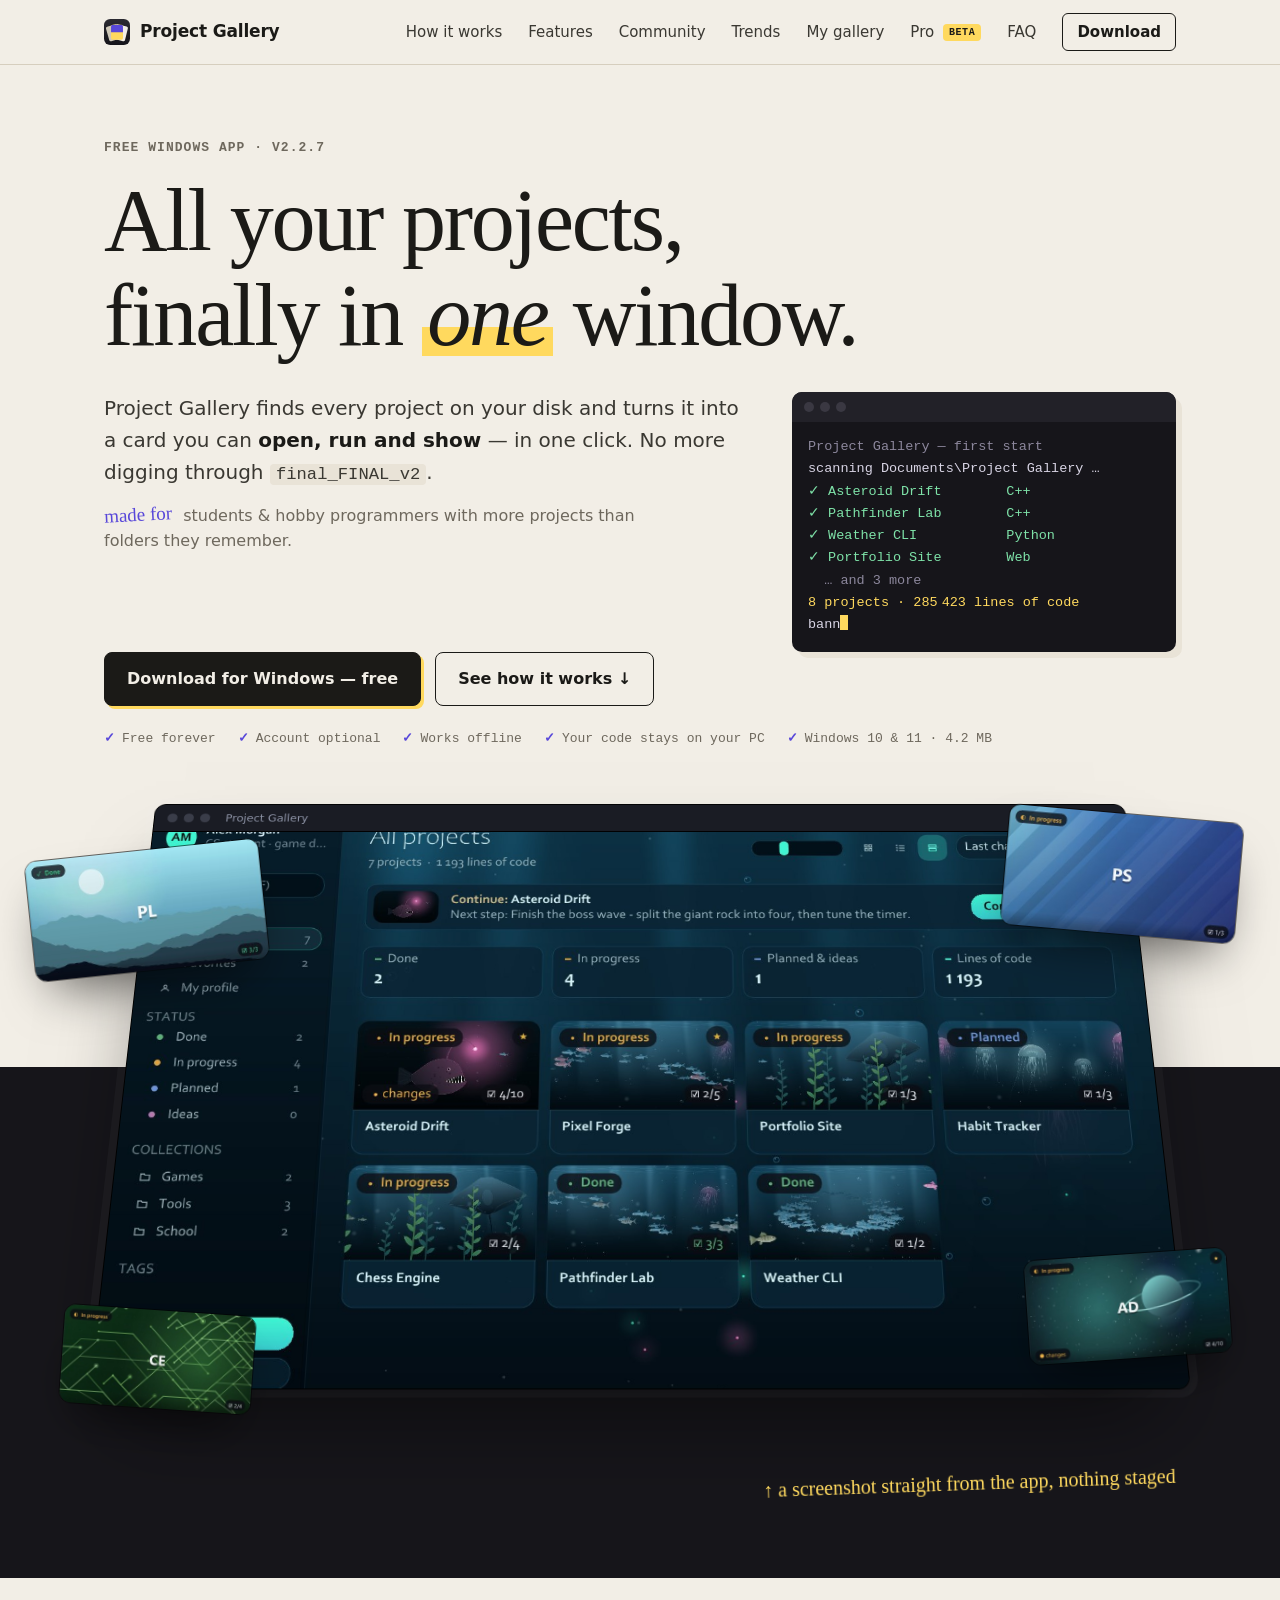
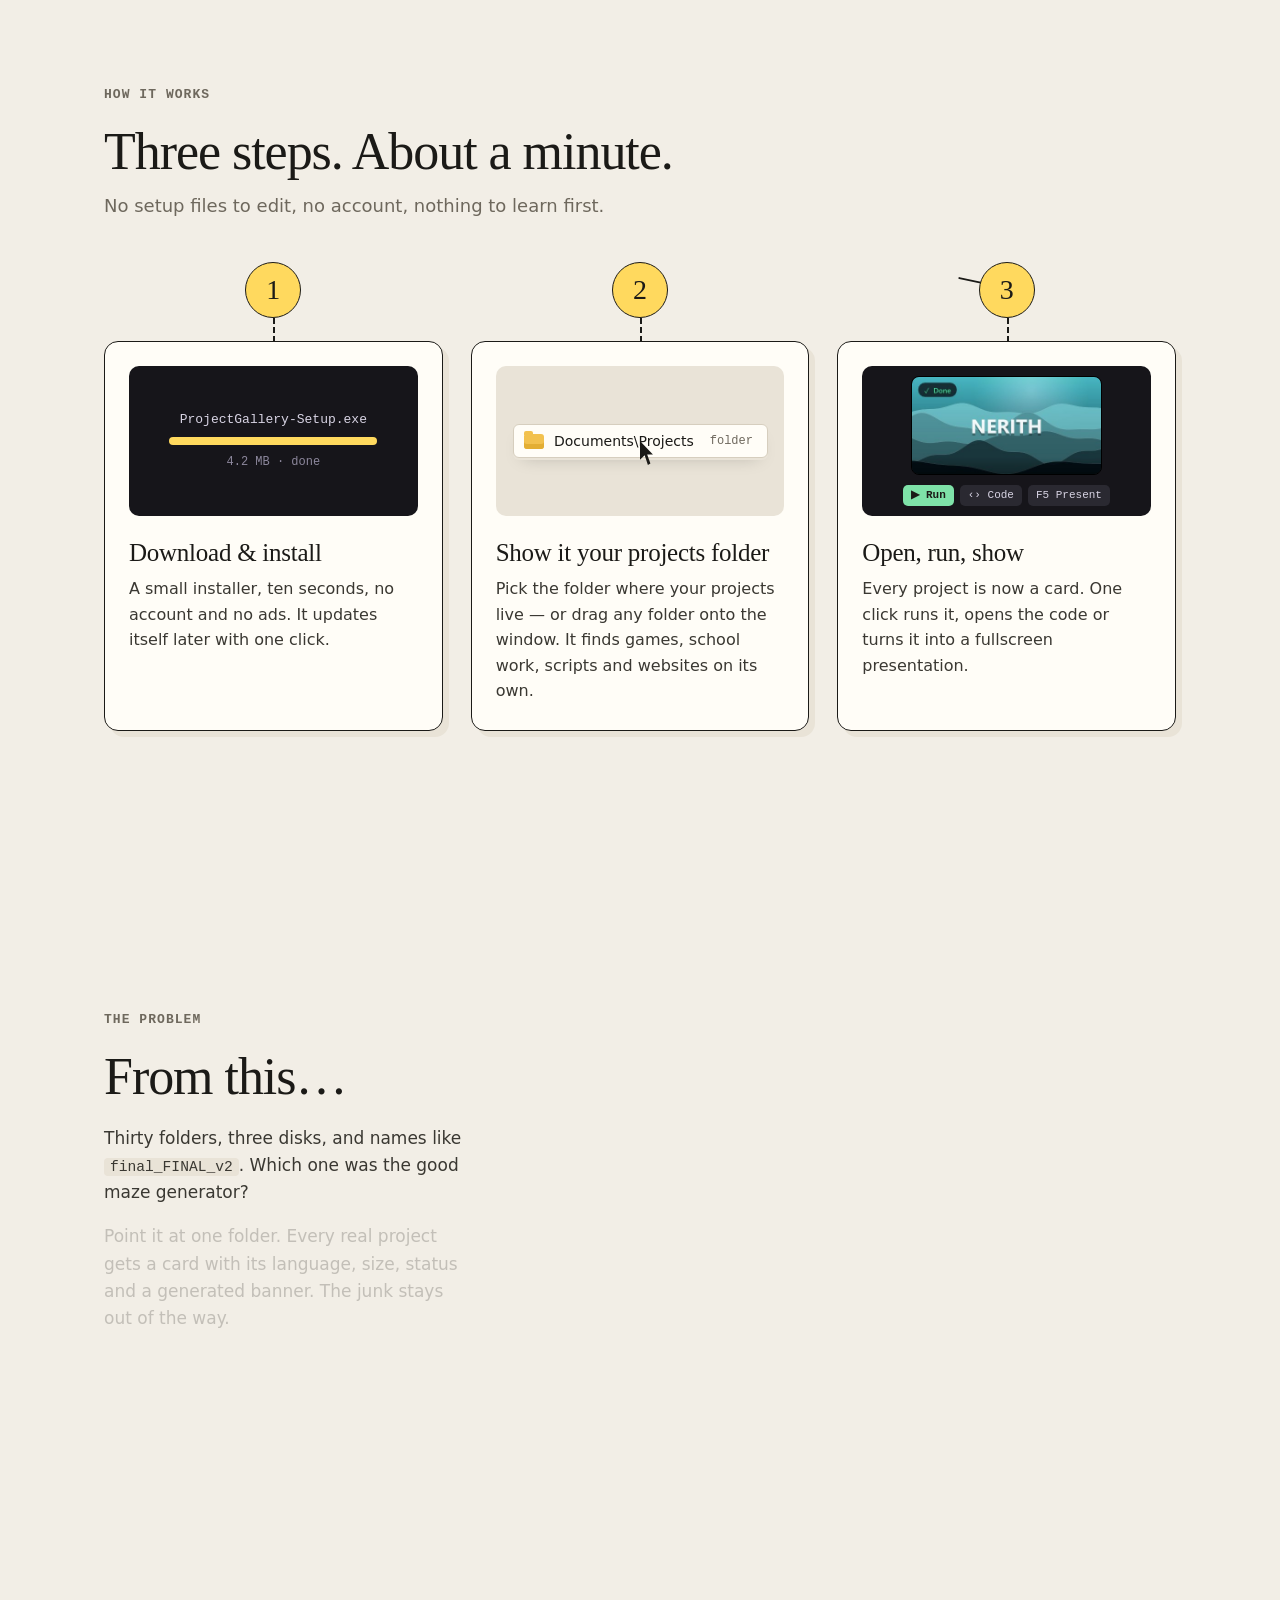
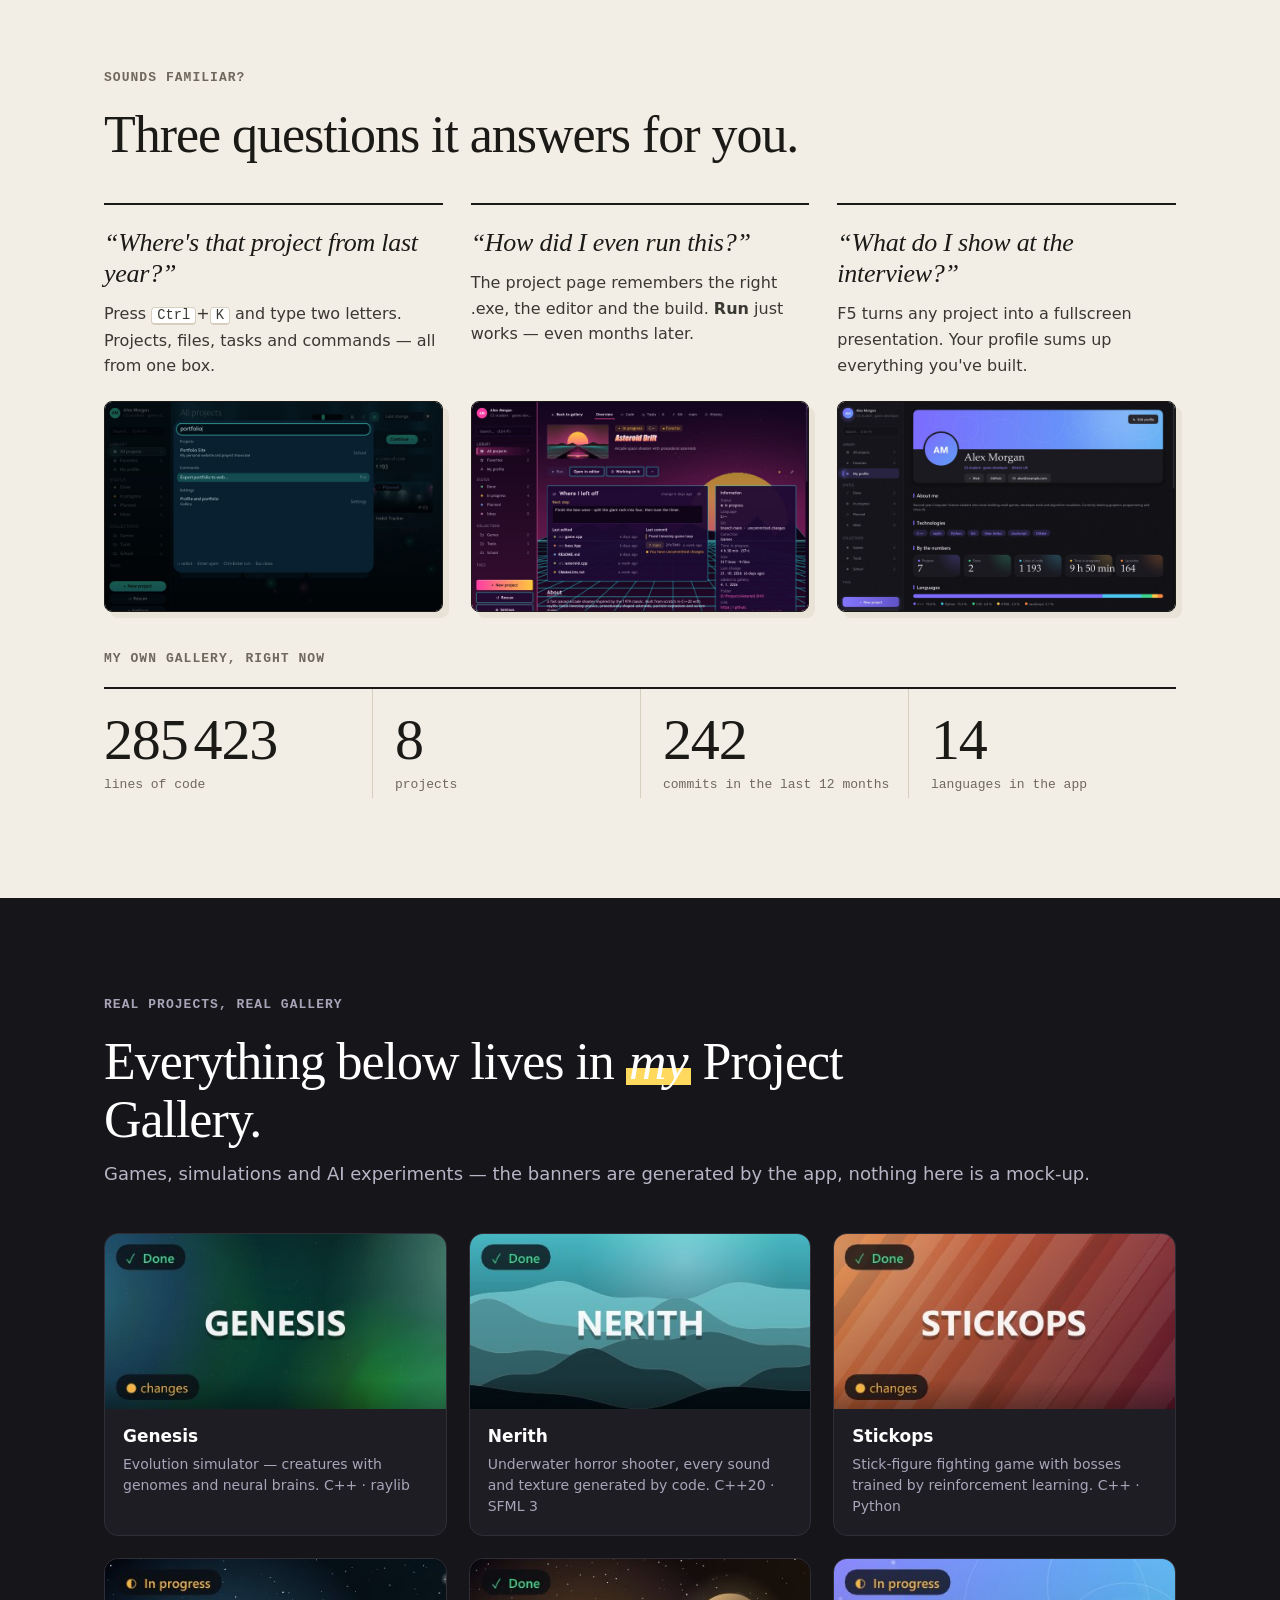
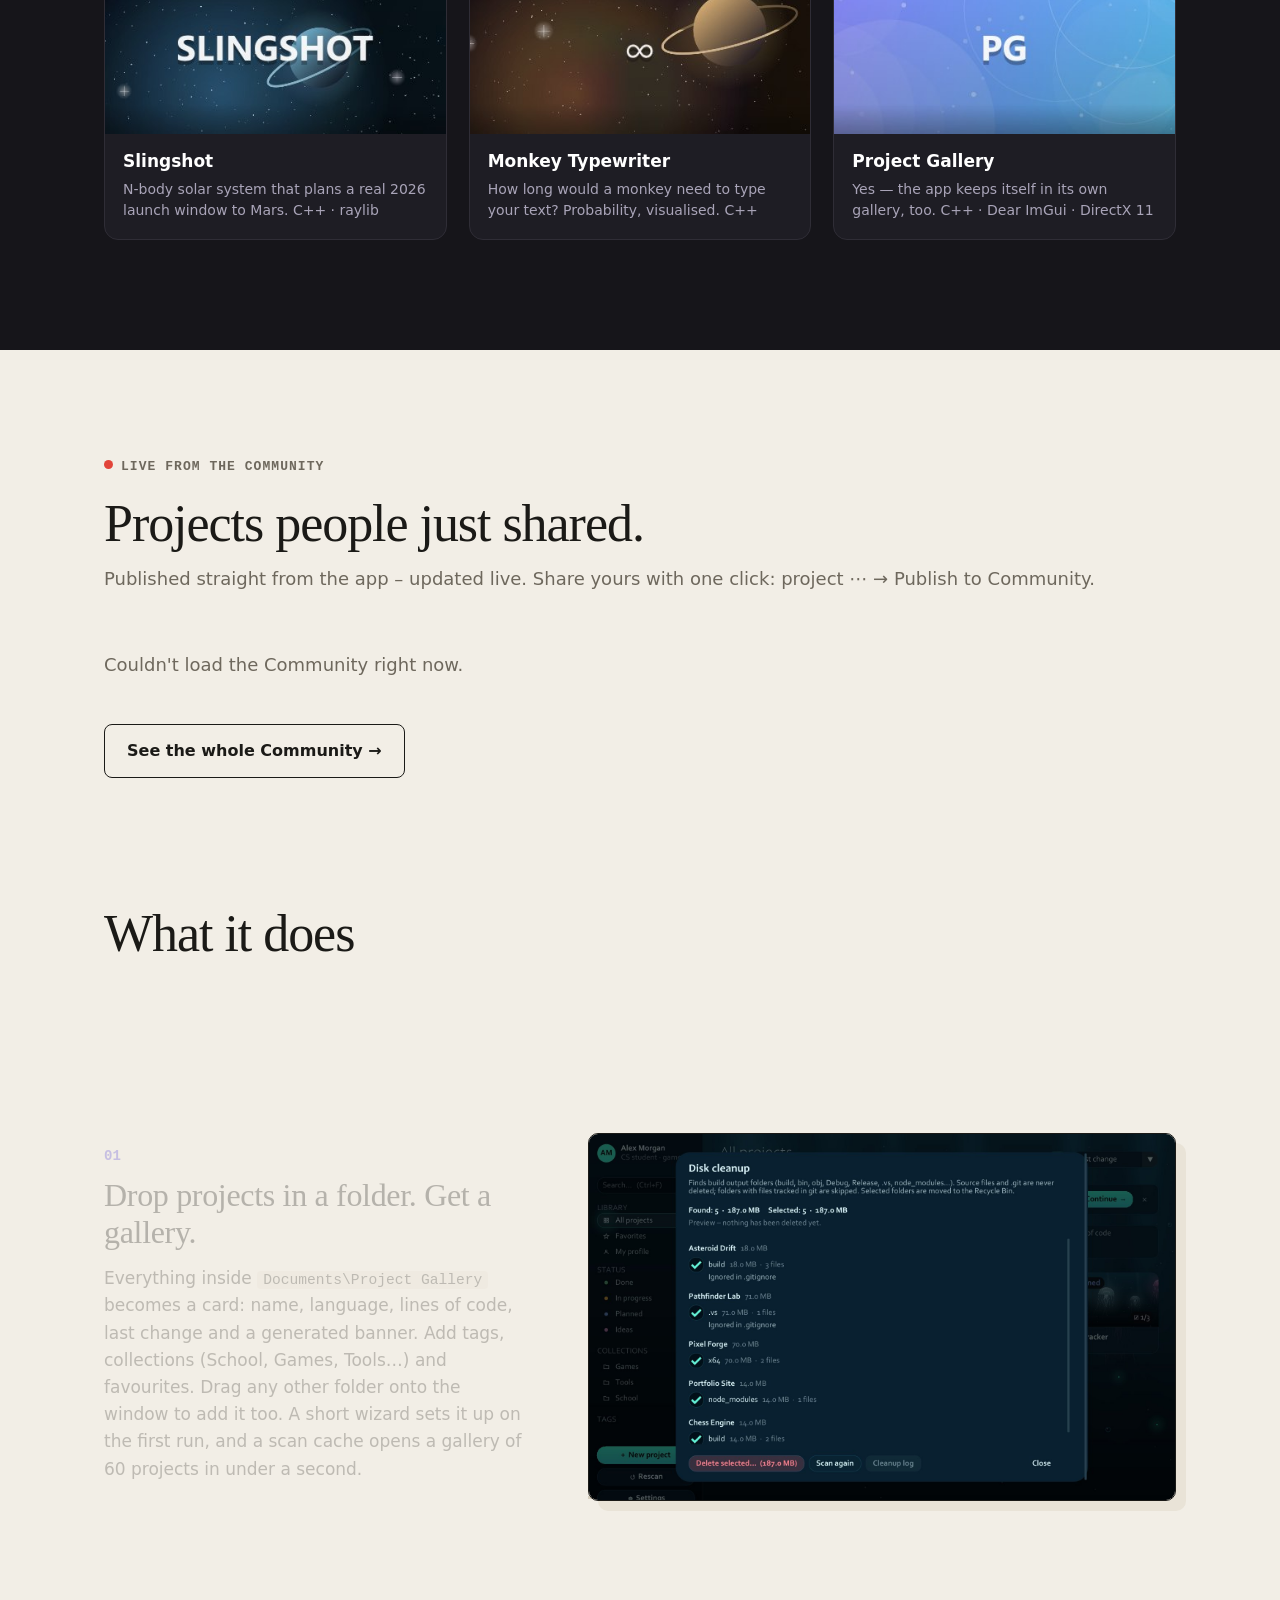
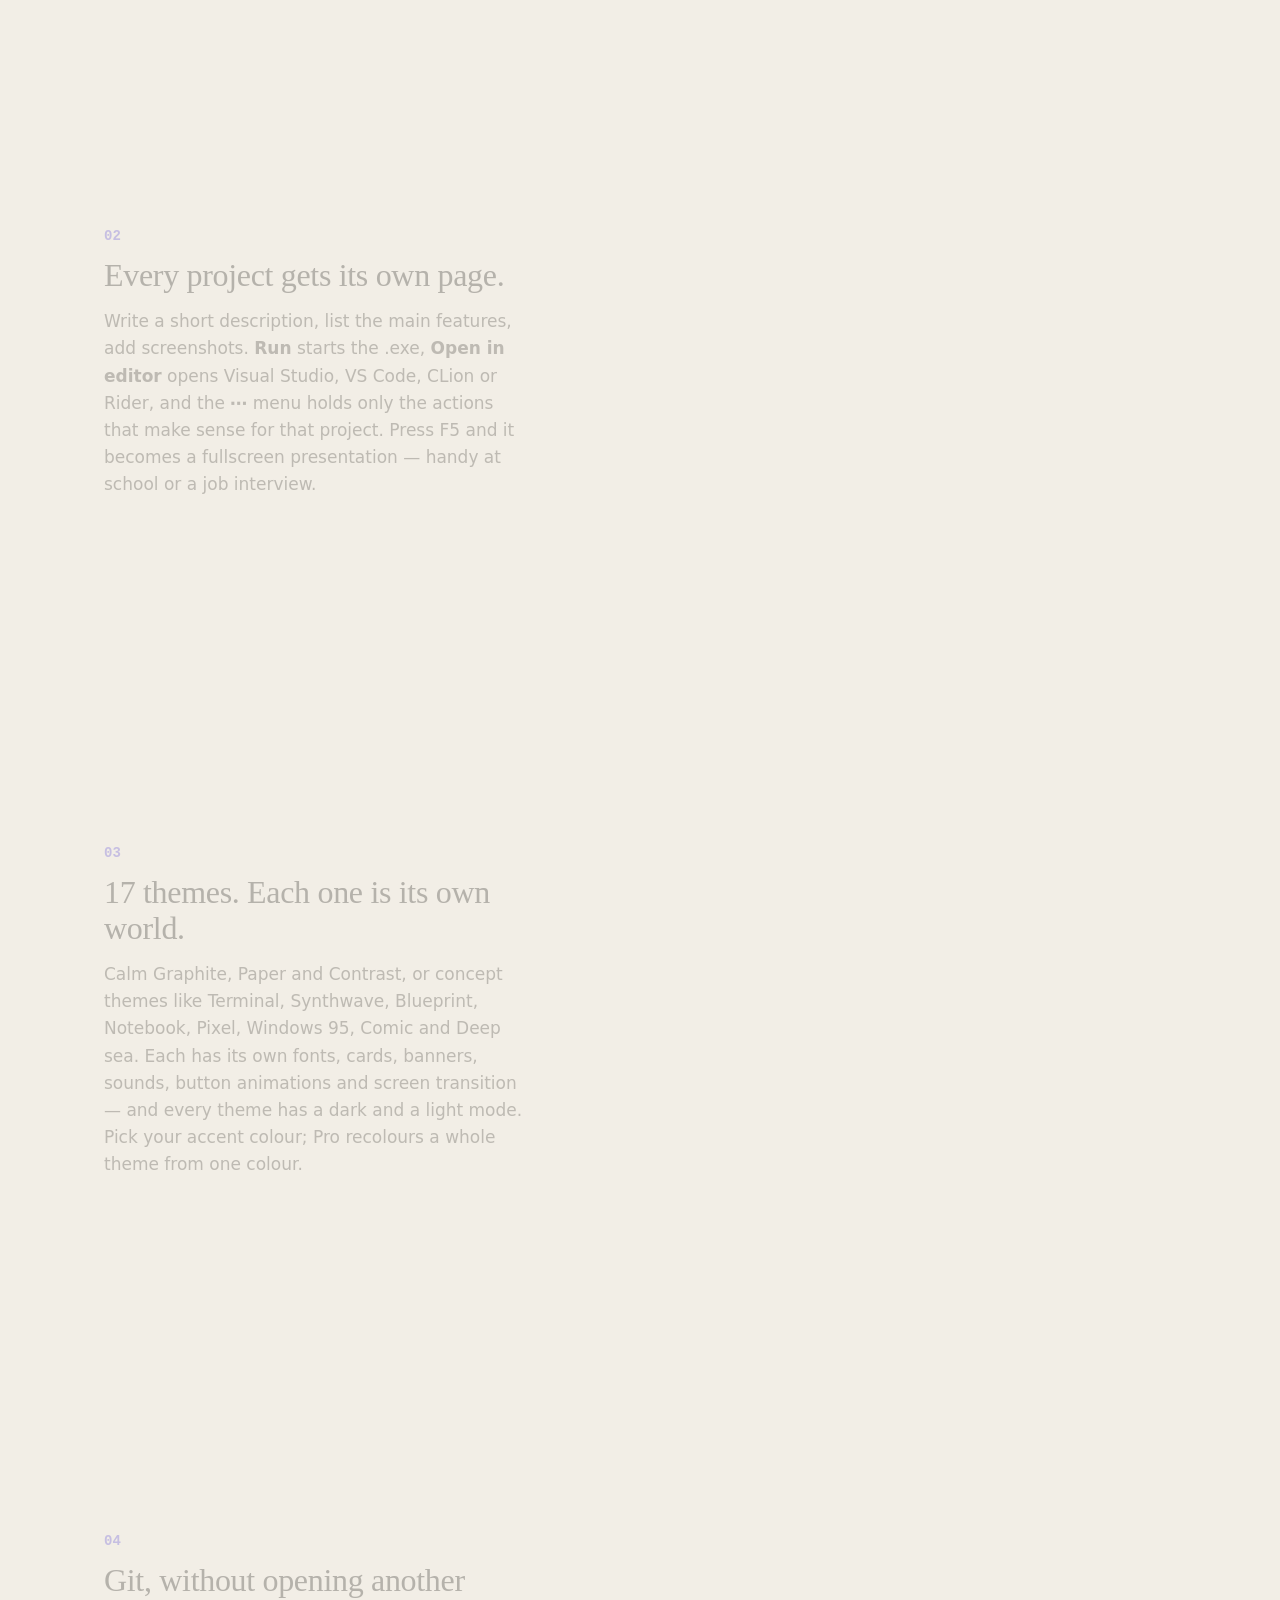
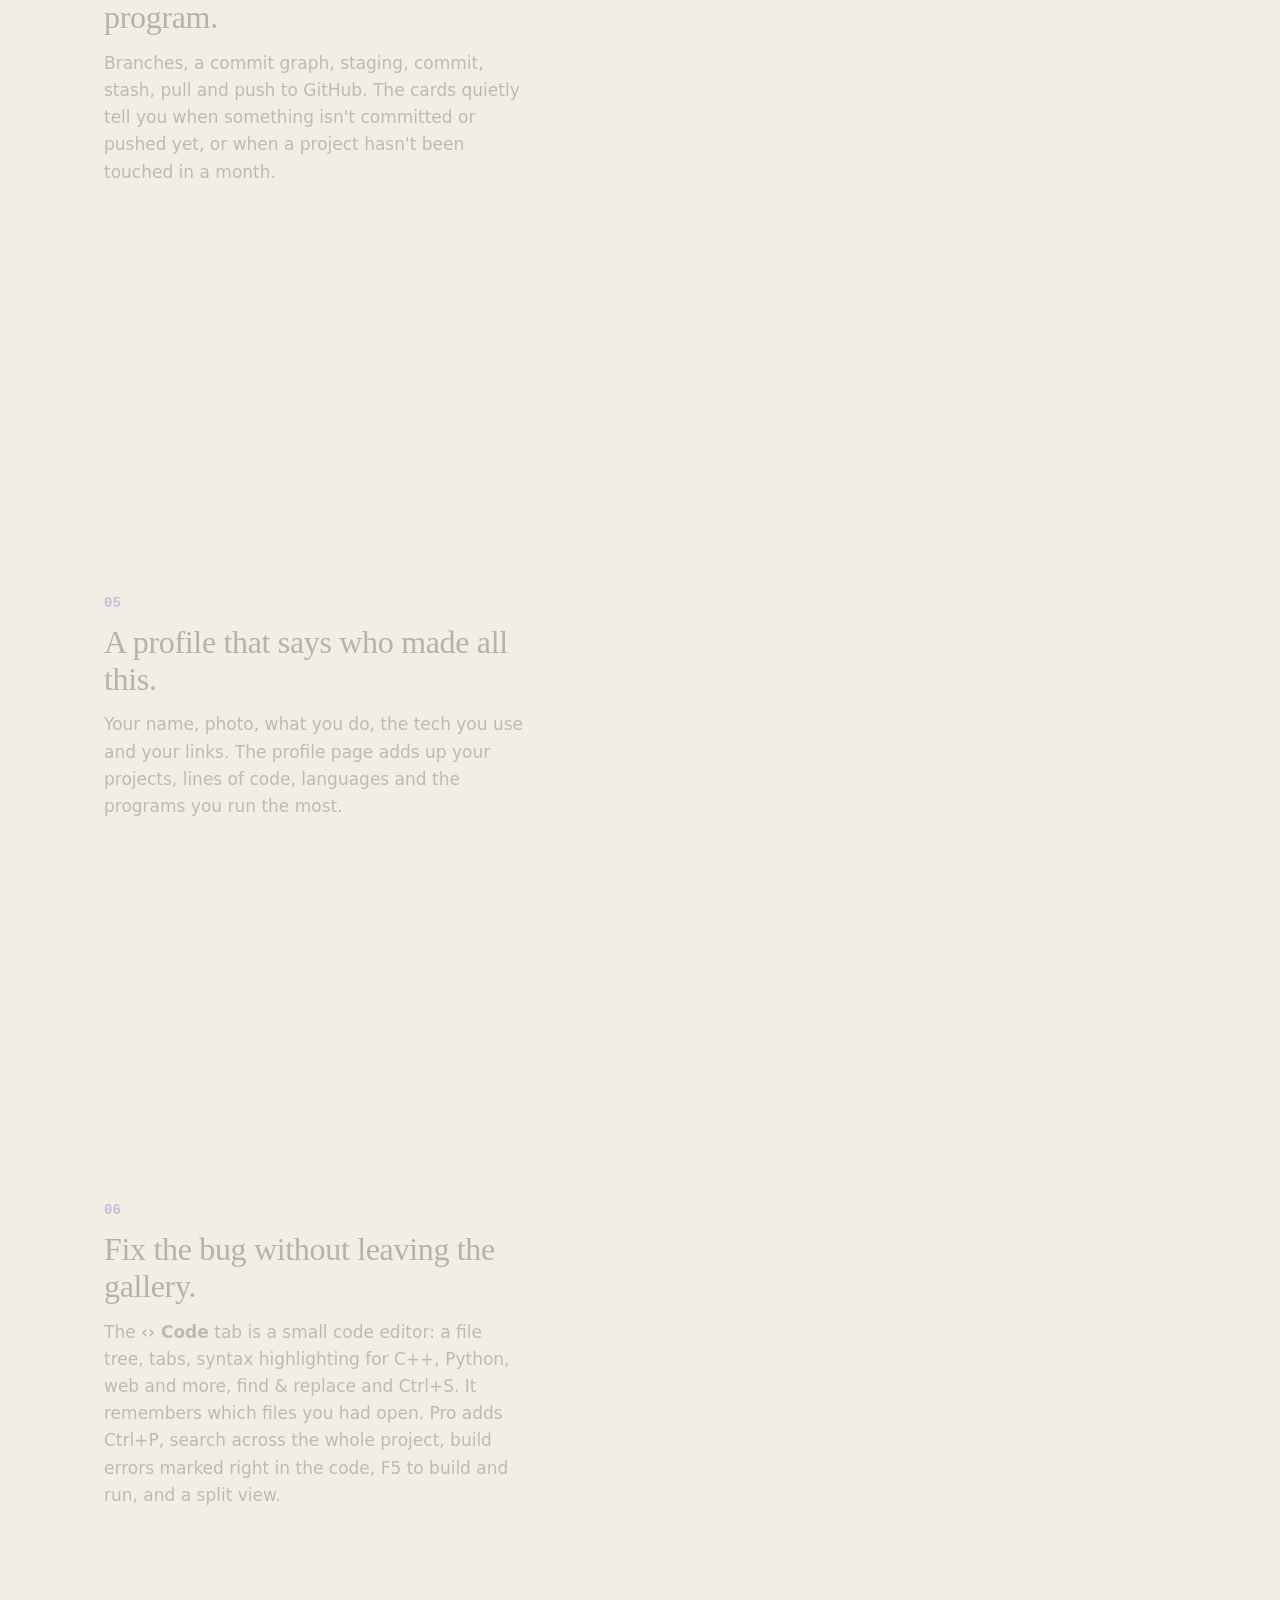
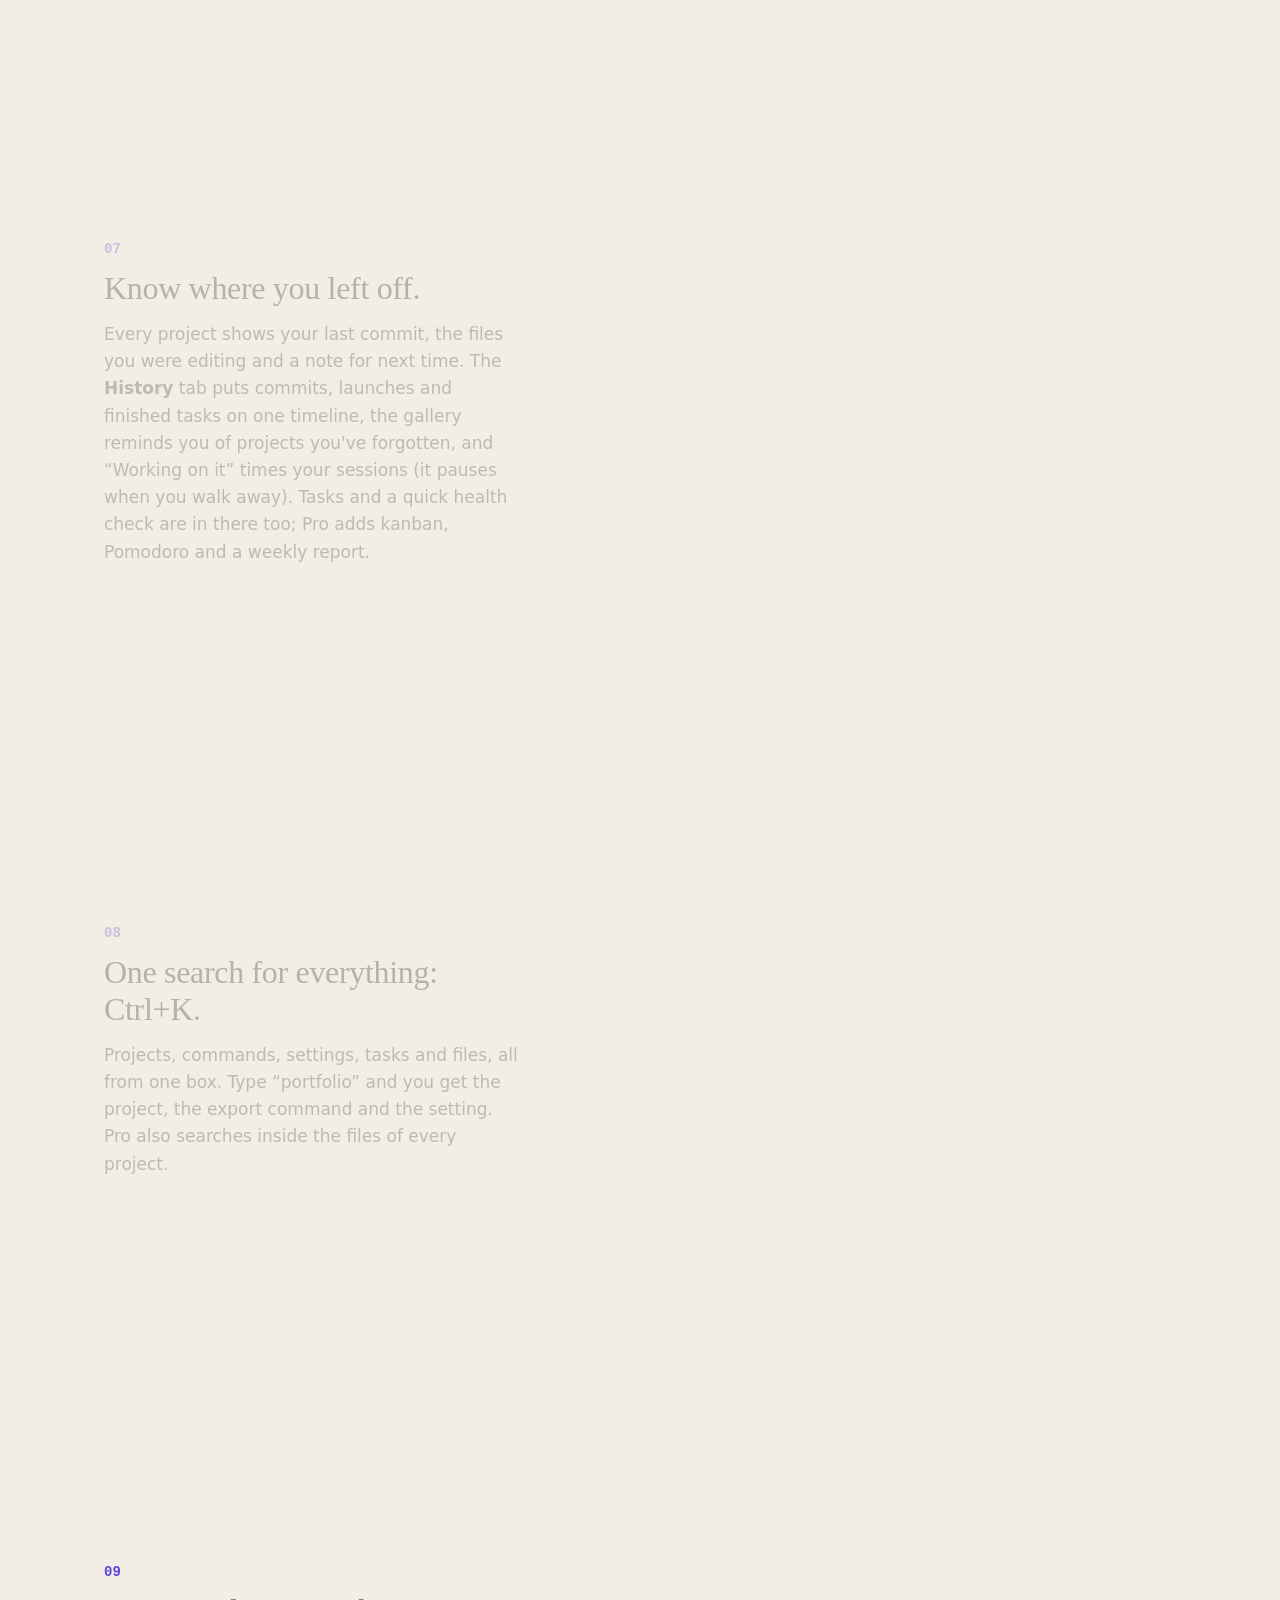
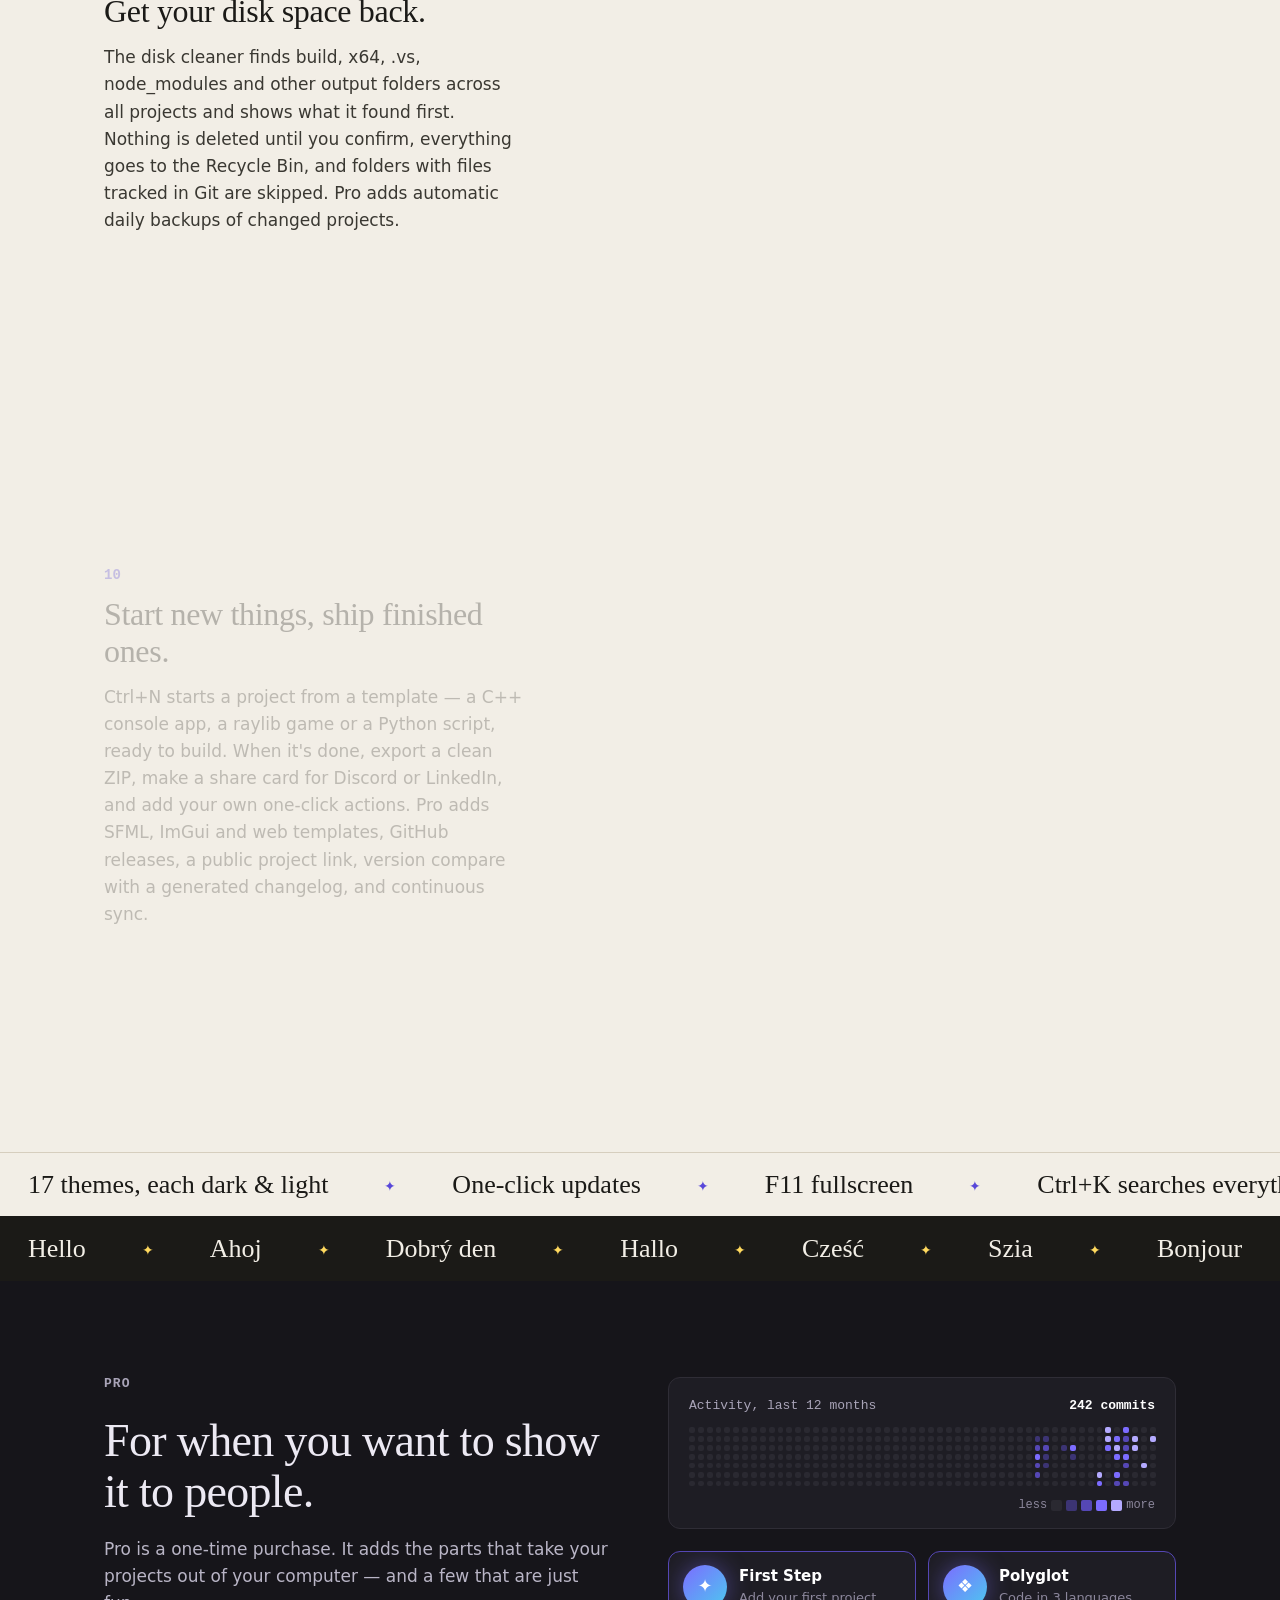
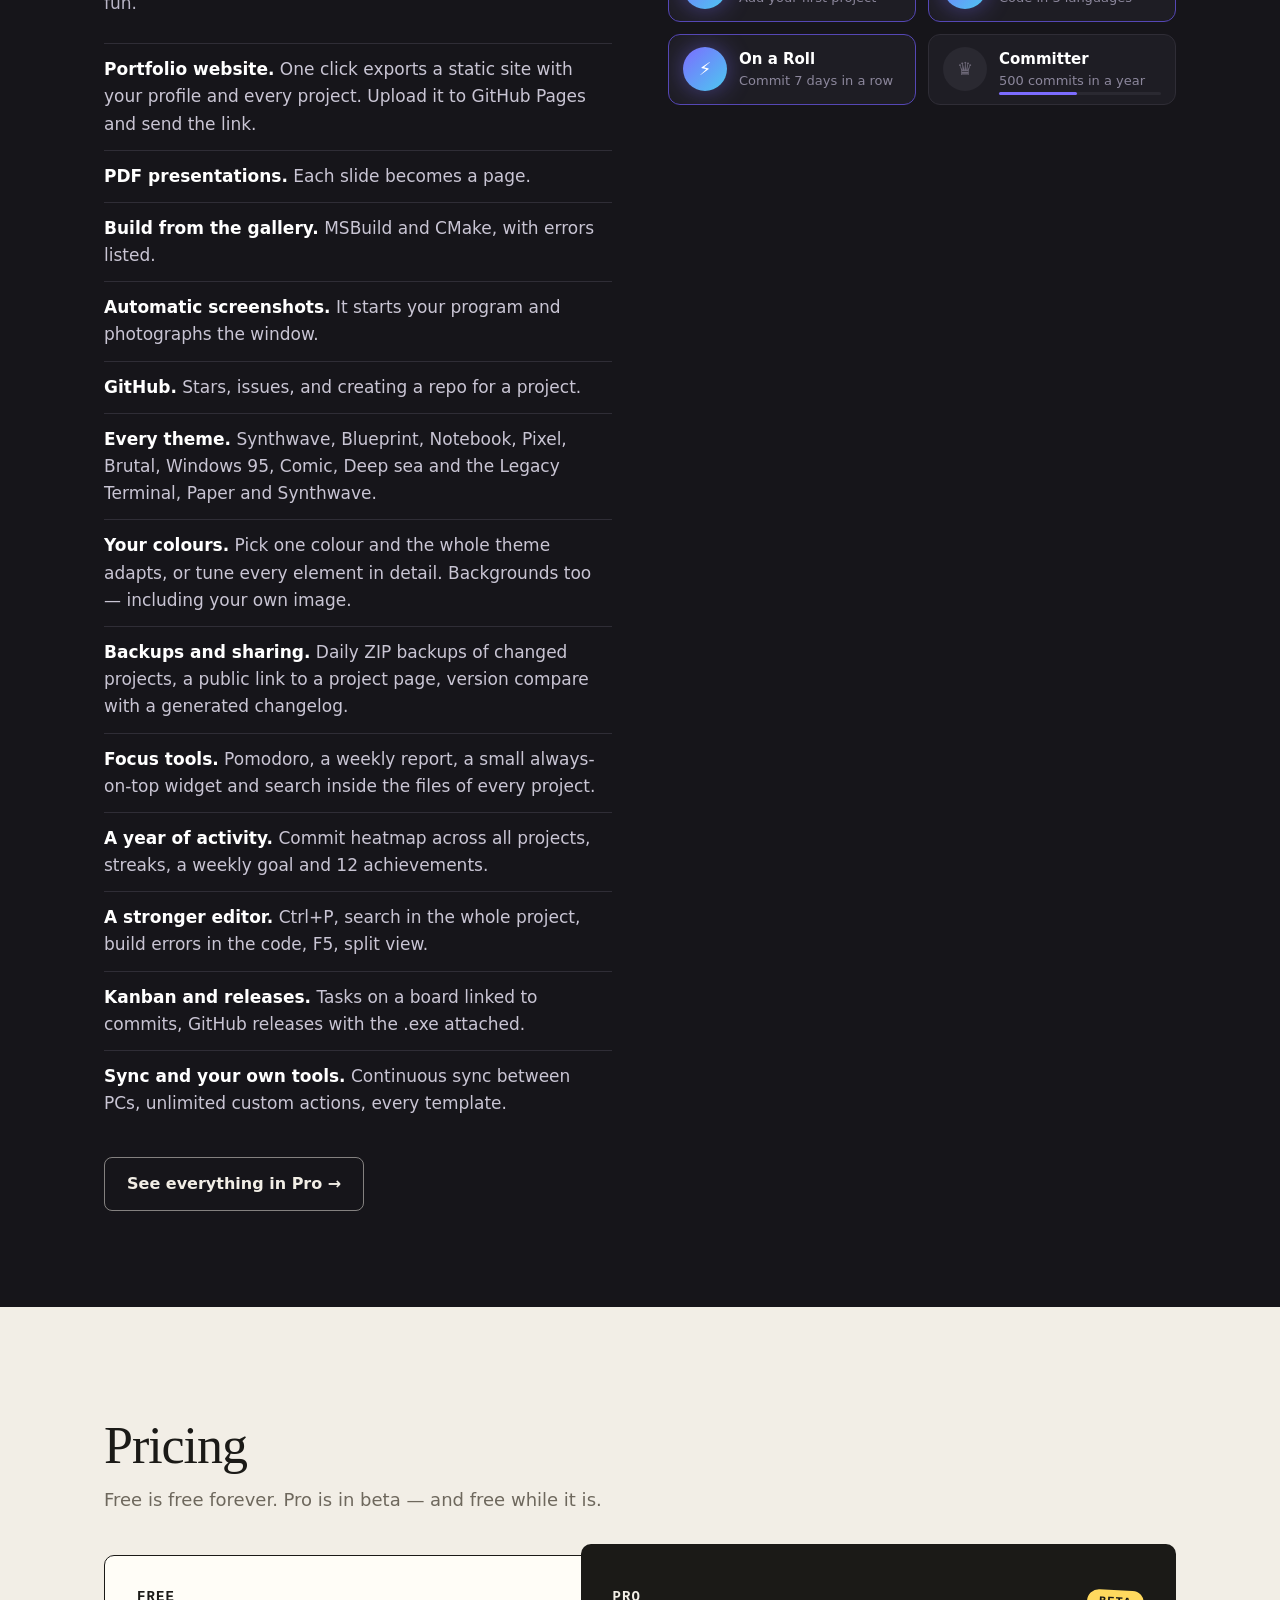
<file: index.html>
<!doctype html>
<html lang="en">
<head>
<meta charset="utf-8">
<meta name="viewport" content="width=device-width, initial-scale=1">
<title>Project Gallery — all your projects in one window</title>
<meta name="description" content="A small Windows app that turns the folder full of your old and new projects into a gallery you can actually open, run and show to people.">
<link rel="icon" href="assets/img/favicon.svg" type="image/svg+xml">
<link rel="stylesheet" href="assets/vendor/lenis.css">
<link rel="stylesheet" href="assets/css/style.css">
<link rel="stylesheet" href="assets/css/dynamic.css">
<link rel="stylesheet" href="assets/css/community.css">
<script>
  // animácie len ak ich používateľ nevypol; ak sa skript nenačíta, obsah sa po chvíli aj tak ukáže
  if (!matchMedia("(prefers-reduced-motion: reduce)").matches) {
    document.documentElement.classList.add("js-anim");
    setTimeout(function () { if (!window.__dynReady) document.documentElement.classList.remove("js-anim"); }, 3000);
  }
</script>
<meta property="og:type" content="website">
<meta property="og:url" content="https://baca-z-lesa.github.io/">
<meta property="og:title" content="Project Gallery — all your projects in one window">
<meta property="og:description" content="A free Windows app that finds every project on your disk and turns it into a card you can open, run and show. Pro is free during the beta.">
<meta property="og:image" content="https://baca-z-lesa.github.io/assets/img/new/gallery.jpg">
<meta name="twitter:card" content="summary_large_image">
</head>
<body class="dyn">

<div class="progress" aria-hidden="true"><span></span></div>

<header class="top">
  <div class="wrap top-in">
    <a class="brand" href="#top">
      <img class="logo" src="assets/img/logo.svg" width="26" height="26" alt="">
      Project Gallery
    </a>
    <nav>
      <a href="#how">How it works</a>
      <a href="#features">Features</a>
      <a href="explore.html">Community</a>
      <a href="trends.html">Trends</a>
      <a href="app.html">My gallery</a>
      <a href="pro.html">Pro <small class="beta-pill">beta</small></a>
      <a href="#faq">FAQ</a>
      <a class="nav-dl" data-href="download" href="#">Download</a>
    </nav>
  </div>
</header>

<main id="top">

<!-- ============================================================ HERO -->
<section class="d-hero">
  <div class="wrap">
    <p class="kicker reveal-up">Free Windows app · v<span data-site="version">2.2.7</span></p>
    <h1 class="d-title">
      <span class="line"><span>All your projects,</span></span>
      <span class="line"><span>finally in <em class="mark">one</em> window.</span></span>
    </h1>
    <div class="d-hero-row">
      <div>
        <p class="lede reveal-up">Project Gallery finds every project on your disk and turns it into a card you can <b>open, run and show</b> — in one click. No more digging through <code>final_FINAL_v2</code>.</p>
        <p class="for reveal-up"><span class="hand-in">made for</span> students &amp; hobby programmers with more projects than folders they remember.</p>
      </div>
      <div class="term reveal-up" aria-hidden="true">
        <div class="term-bar"><i></i><i></i><i></i></div>
        <pre><code id="term"></code></pre>
      </div>
    </div>
    <div class="cta reveal-up">
      <a class="btn btn-ink magnet" data-href="download" href="#">Download for Windows — free</a>
      <a class="btn btn-line magnet" href="#how">See how it works ↓</a>
    </div>
    <ul class="trust reveal-up">
      <li>Free forever</li><li>Account optional</li><li>Works offline</li><li>Your code stays on your PC</li><li>Windows 10 &amp; 11 · 4.2&nbsp;MB</li>
    </ul>
  </div>

  <div class="d-stage">
    <div class="wrap">
      <div class="d-frame-wrap">
        <figure class="d-frame">
          <div class="d-frame-bar"><i></i><i></i><i></i><span>Project Gallery</span></div>
          <img class="d-video" src="assets/img/new/gallery.jpg" alt="Project Gallery with a demo gallery of seven projects">
        </figure>
        <img class="float f1" src="assets/img/new/cards-pathfinder-lab.jpg" alt="" aria-hidden="true">
        <img class="float f2" src="assets/img/new/cards-portfolio-site.jpg" alt="" aria-hidden="true">
        <img class="float f3" src="assets/img/new/cards-chess-engine.jpg" alt="" aria-hidden="true">
        <img class="float f4" src="assets/img/new/cards-asteroid-drift.jpg" alt="" aria-hidden="true">
      </div>
      <p class="d-caption"><span class="hand">↑ a screenshot straight from the app, nothing staged</span></p>
    </div>
  </div>
</section>

<!-- ============================================================ AKO TO FUNGUJE -->
<section id="how" class="how wrap">
  <p class="kicker">How it works</p>
  <h2 class="section-h">Three steps. About a minute.</h2>
  <p class="section-sub">No setup files to edit, no account, nothing to learn first.</p>
  <div class="how-grid">
    <svg class="how-line" viewBox="0 0 1000 40" preserveAspectRatio="none" aria-hidden="true"><path d="M158 20 C 270 -12, 390 52, 500 20 S 730 -12, 842 20"/></svg>
    <article class="how-step">
      <span class="how-n">1</span>
      <div class="how-vis vis-dl" aria-hidden="true">
        <b>ProjectGallery-Setup.exe</b>
        <span class="bar"><i></i></span>
        <small>4.2 MB · done</small>
      </div>
      <h3>Download &amp; install</h3>
      <p>A small installer, ten seconds, no account and no ads. It updates itself later with one click.</p>
    </article>
    <article class="how-step">
      <span class="how-n">2</span>
      <div class="how-vis vis-folder" aria-hidden="true">
        <div class="chip"><b class="fi"></b>Documents\Projects<small>folder</small></div>
        <span class="cursor"></span>
      </div>
      <h3>Show it your projects folder</h3>
      <p>Pick the folder where your projects live — or drag any folder onto the window. It finds games, school work, scripts and websites on its own.</p>
    </article>
    <article class="how-step">
      <span class="how-n">3</span>
      <div class="how-vis vis-card" aria-hidden="true">
        <img src="assets/img/cards/nerith.jpg" alt="">
        <div class="mini-btns"><span class="go">▶ Run</span><span>‹› Code</span><span>F5 Present</span></div>
      </div>
      <h3>Open, run, show</h3>
      <p>Every project is now a card. One click runs it, opens the code or turns it into a fullscreen presentation.</p>
    </article>
  </div>
</section>

<!-- ============================================================ PRED / PO -->
<section id="story" class="d-story">
  <div class="d-story-pin">
    <div class="wrap d-story-in">
      <div class="d-story-text">
        <p class="kicker">The problem</p>
        <h2 class="section-h swap"><span class="s1">From this…</span><span class="s2">…to this.</span></h2>
        <p class="d-story-p p1">Thirty folders, three disks, and names like <code>final_FINAL_v2</code>. Which one was the good maze generator?</p>
        <p class="d-story-p p2">Point it at one folder. Every real project gets a card with its language, size, status and a generated banner. The junk stays out of the way.</p>
      </div>
      <div class="d-board" aria-hidden="true">
        <div class="mess">
          <div class="chip real" data-card="0"><b class="fi"></b>AsteroidDrift<small>File folder</small></div>
          <div class="chip junk"><b class="fi"></b>New folder (3)<small>File folder</small></div>
          <div class="chip real" data-card="1"><b class="fi"></b>pathfinder-lab<small>File folder</small></div>
          <div class="chip junk"><b class="fi"></b>final_FINAL_v2<small>File folder</small></div>
          <div class="chip real" data-card="2"><b class="fi"></b>PixelForge<small>File folder</small></div>
          <div class="chip junk"><b class="fi"></b>test123<small>File folder</small></div>
          <div class="chip real" data-card="3"><b class="fi"></b>chess_engine_v3<small>File folder</small></div>
          <div class="chip junk"><b class="fi"></b>asdf<small>File folder</small></div>
          <div class="chip real" data-card="4"><b class="fi"></b>weather-cli<small>File folder</small></div>
          <div class="chip junk"><b class="fi"></b>school_project_DONT_DELETE<small>File folder</small></div>
          <div class="chip real" data-card="5"><b class="fi"></b>portfolio<small>File folder</small></div>
          <div class="chip junk"><b class="fi"></b>Untitled-1<small>File folder</small></div>
          <div class="chip junk"><b class="fi"></b>copy of copy of maze<small>File folder</small></div>
        </div>
        <div class="neat">
          <div class="card"><img src="assets/img/new/cards-asteroid-drift.jpg" alt=""><p>Asteroid Drift<span>C++ · in progress</span></p></div>
          <div class="card"><img src="assets/img/new/cards-pathfinder-lab.jpg" alt=""><p>Pathfinder Lab<span>C++ · done</span></p></div>
          <div class="card"><img src="assets/img/new/cards-pixel-forge.jpg" alt=""><p>Pixel Forge<span>C++ · in progress</span></p></div>
          <div class="card"><img src="assets/img/new/cards-chess-engine.jpg" alt=""><p>Chess Engine<span>C++ · in progress</span></p></div>
          <div class="card"><img src="assets/img/new/cards-weather-cli.jpg" alt=""><p>Weather CLI<span>Python · done</span></p></div>
          <div class="card"><img src="assets/img/new/cards-portfolio-site.jpg" alt=""><p>Portfolio Site<span>Web · in progress</span></p></div>
        </div>
      </div>
    </div>
  </div>
</section>

<!-- ============================================================ OTÁZKY, KTORÉ RIEŠI -->
<section id="why" class="ask wrap">
  <p class="kicker">Sounds familiar?</p>
  <h2 class="section-h">Three questions it answers for you.</h2>
  <div class="ask-grid">
    <article class="ask-card">
      <p class="ask-q">“Where's that project from last year?”</p>
      <p class="ask-a">Press <kbd>Ctrl</kbd>+<kbd>K</kbd> and type two letters. Projects, files, tasks and commands — all from one box.</p>
      <img src="assets/img/new/search.jpg" alt="Ctrl+K search in Project Gallery" data-zoom loading="lazy">
    </article>
    <article class="ask-card">
      <p class="ask-q">“How did I even run this?”</p>
      <p class="ask-a">The project page remembers the right .exe, the editor and the build. <b>Run</b> just works — even months later.</p>
      <img src="assets/img/new/project.jpg" alt="Project page with Run and Open in editor" data-zoom loading="lazy">
    </article>
    <article class="ask-card">
      <p class="ask-q">“What do I show at the interview?”</p>
      <p class="ask-a">F5 turns any project into a fullscreen presentation. Your profile sums up everything you've built.</p>
      <img src="assets/img/new/profile.jpg" alt="Profile page with projects and languages" data-zoom loading="lazy">
    </article>
  </div>
</section>

<!-- ============================================================ ČÍSLA -->
<section class="d-numbers">
  <div class="wrap">
    <p class="kicker">My own gallery, right now</p>
    <div class="nums">
      <div><b data-count="285423">0</b><span>lines of code</span></div>
      <div><b data-count="8">0</b><span>projects</span></div>
      <div><b data-count="242">0</b><span>commits in the last 12 months</span></div>
      <div><b data-count="14">0</b><span>languages in the app</span></div>
    </div>
  </div>
</section>

<!-- ============================================================ SKUTOČNÉ PROJEKTY -->
<section id="showcase" class="shw">
  <div class="wrap">
    <p class="kicker light">Real projects, real gallery</p>
    <h2 class="section-h">Everything below lives in <em class="mark">my</em> Project Gallery.</h2>
    <p class="section-sub">Games, simulations and AI experiments — the banners are generated by the app, nothing here is a mock-up.</p>
    <div class="shw-grid">
      <figure class="shw-card"><img src="assets/img/cards/genesis.jpg" alt="Genesis banner" loading="lazy"><figcaption><b>Genesis</b><span>Evolution simulator — creatures with genomes and neural brains. C++ · raylib</span></figcaption></figure>
      <figure class="shw-card"><img src="assets/img/cards/nerith.jpg" alt="Nerith banner" loading="lazy"><figcaption><b>Nerith</b><span>Underwater horror shooter, every sound and texture generated by code. C++20 · SFML 3</span></figcaption></figure>
      <figure class="shw-card"><img src="assets/img/cards/stickops.jpg" alt="Stickops banner" loading="lazy"><figcaption><b>Stickops</b><span>Stick-figure fighting game with bosses trained by reinforcement learning. C++ · Python</span></figcaption></figure>
      <figure class="shw-card"><img src="assets/img/cards/slingshot.jpg" alt="Slingshot banner" loading="lazy"><figcaption><b>Slingshot</b><span>N-body solar system that plans a real 2026 launch window to Mars. C++ · raylib</span></figcaption></figure>
      <figure class="shw-card"><img src="assets/img/cards/monkey.jpg" alt="Monkey typewriter banner" loading="lazy"><figcaption><b>Monkey Typewriter</b><span>How long would a monkey need to type your text? Probability, visualised. C++</span></figcaption></figure>
      <figure class="shw-card"><img src="assets/img/cards/gallery.jpg" alt="Project Gallery banner" loading="lazy"><figcaption><b>Project Gallery</b><span>Yes — the app keeps itself in its own gallery, too. C++ · Dear ImGui · DirectX 11</span></figcaption></figure>
    </div>
  </div>
</section>

<!-- ============================================================ KOMUNITA LIVE -->
<section id="community" class="wrap cm-live">
  <p class="kicker"><span class="live-dot"></span>Live from the Community</p>
  <h2 class="section-h">Projects people just shared.</h2>
  <p class="section-sub">Published straight from the app – updated live. Share yours with one click: project ⋯ → Publish to Community.</p>
  <div class="cm-grid" id="cmLive"><p class="cm-empty">Loading…</p></div>
  <p class="cm-more"><a class="btn btn-line" href="explore.html">See the whole Community →</a></p>
</section>

<!-- ============================================================ FUNKCIE (scrollytelling) -->
<section id="features" class="d-features">
  <div class="wrap">
    <h2 class="section-h">What it does</h2>
    <div class="d-feat-grid">
      <div class="d-steps">
        <article class="d-step" data-shot="0">
          <span class="num">01</span>
          <h3>Drop projects in a folder. Get a gallery.</h3>
          <p>Everything inside <code>Documents\Project Gallery</code> becomes a card: name, language, lines of code, last change and a generated banner. Add tags, collections (School, Games, Tools…) and favourites. Drag any other folder onto the window to add it too. A short wizard sets it up on the first run, and a scan cache opens a gallery of 60 projects in under a second.</p>
        </article>
        <article class="d-step" data-shot="1">
          <span class="num">02</span>
          <h3>Every project gets its own page.</h3>
          <p>Write a short description, list the main features, add screenshots. <b>Run</b> starts the .exe, <b>Open in editor</b> opens Visual Studio, VS Code, CLion or Rider, and the <b>⋯</b> menu holds only the actions that make sense for that project. Press F5 and it becomes a fullscreen presentation — handy at school or a job interview.</p>
        </article>
        <article class="d-step" data-shot="2">
          <span class="num">03</span>
          <h3>17 themes. Each one is its own world.</h3>
          <p>Calm Graphite, Paper and Contrast, or concept themes like Terminal, Synthwave, Blueprint, Notebook, Pixel, Windows 95, Comic and Deep sea. Each has its own fonts, cards, banners, sounds, button animations and screen transition — and every theme has a dark and a light mode. Pick your accent colour; Pro recolours a whole theme from one colour.</p>
        </article>
        <article class="d-step" data-shot="3">
          <span class="num">04</span>
          <h3>Git, without opening another program.</h3>
          <p>Branches, a commit graph, staging, commit, stash, pull and push to GitHub. The cards quietly tell you when something isn't committed or pushed yet, or when a project hasn't been touched in a month.</p>
        </article>
        <article class="d-step" data-shot="4">
          <span class="num">05</span>
          <h3>A profile that says who made all this.</h3>
          <p>Your name, photo, what you do, the tech you use and your links. The profile page adds up your projects, lines of code, languages and the programs you run the most.</p>
        </article>
        <article class="d-step" data-shot="5">
          <span class="num">06</span>
          <h3>Fix the bug without leaving the gallery.</h3>
          <p>The <b>‹› Code</b> tab is a small code editor: a file tree, tabs, syntax highlighting for C++, Python, web and more, find &amp; replace and Ctrl+S. It remembers which files you had open. Pro adds Ctrl+P, search across the whole project, build errors marked right in the code, F5 to build and run, and a split view.</p>
        </article>
        <article class="d-step" data-shot="6">
          <span class="num">07</span>
          <h3>Know where you left off.</h3>
          <p>Every project shows your last commit, the files you were editing and a note for next time. The <b>History</b> tab puts commits, launches and finished tasks on one timeline, the gallery reminds you of projects you've forgotten, and “Working on it” times your sessions (it pauses when you walk away). Tasks and a quick health check are in there too; Pro adds kanban, Pomodoro and a weekly report.</p>
        </article>
        <article class="d-step" data-shot="7">
          <span class="num">08</span>
          <h3>One search for everything: Ctrl+K.</h3>
          <p>Projects, commands, settings, tasks and files, all from one box. Type “portfolio” and you get the project, the export command and the setting. Pro also searches inside the files of every project.</p>
        </article>
        <article class="d-step" data-shot="8">
          <span class="num">09</span>
          <h3>Get your disk space back.</h3>
          <p>The disk cleaner finds build, x64, .vs, node_modules and other output folders across all projects and shows what it found first. Nothing is deleted until you confirm, everything goes to the Recycle Bin, and folders with files tracked in Git are skipped. Pro adds automatic daily backups of changed projects.</p>
        </article>
        <article class="d-step" data-shot="9">
          <span class="num">10</span>
          <h3>Start new things, ship finished ones.</h3>
          <p>Ctrl+N starts a project from a template — a C++ console app, a raylib game or a Python script, ready to build. When it's done, export a clean ZIP, make a share card for Discord or LinkedIn, and add your own one-click actions. Pro adds SFML, ImGui and web templates, GitHub releases, a public project link, version compare with a generated changelog, and continuous sync.</p>
        </article>
      </div>
      <div class="d-sticky">
        <div class="d-shots">
          <img class="on" src="assets/img/new/gallery.jpg" alt="Gallery view in the Deep sea theme" data-zoom>
          <img src="assets/img/new/project.jpg" alt="Project page in the Synthwave theme" data-zoom>
          <img src="assets/img/new/theme-blueprint.jpg" alt="Gallery in the Blueprint theme" data-zoom>
          <img src="assets/img/new/git.jpg" alt="Git tab" data-zoom>
          <img src="assets/img/new/profile.jpg" alt="Profile page" data-zoom>
          <img src="assets/img/new/editor.jpg" alt="Code editor" data-zoom>
          <img src="assets/img/new/history.jpg" alt="Project history timeline" data-zoom>
          <img src="assets/img/new/search.jpg" alt="Ctrl+K search" data-zoom>
          <img src="assets/img/new/cleaner.jpg" alt="Disk cleanup preview" data-zoom>
          <img src="assets/img/new/templates.jpg" alt="New project templates" data-zoom>
        </div>
        <div class="d-dots"><i class="on"></i><i></i><i></i><i></i><i></i><i></i><i></i><i></i><i></i><i></i></div>
      </div>
    </div>
  </div>

  <div class="marquee" aria-label="Also in there">
    <div class="mq-track">
      <span>17 themes, each dark &amp; light</span><span>One-click updates</span><span>F11 fullscreen</span><span>Ctrl+K searches everything</span><span>Project history timeline</span><span>Work timer</span><span>Disk cleaner</span><span>Reminders for forgotten projects</span><span>Clone your projects on a second PC</span><span>Tracks how long each program ran</span><span>README.md generator</span><span>Tray icon with recent projects</span><span>Automatic backups</span><span>Delete to Recycle Bin</span><span>Drag &amp; drop folders</span><span>Fullscreen presentations</span><span>Code editor built in</span><span>Project templates</span><span>Tasks per project</span><span>ZIP export</span><span>Share cards</span><span>Health check</span><span>Your own actions</span>
    </div>
  </div>
  <div class="marquee rev" aria-label="Languages">
    <div class="mq-track hello">
      <span>Hello</span><span>Ahoj</span><span>Dobrý den</span><span>Hallo</span><span>Cześć</span><span>Szia</span><span>Bonjour</span><span>Hola</span><span>Ciao</span><span>Olá</span><span>Hoi</span><span>Привіт</span><span>Привет</span><span>Merhaba</span>
    </div>
  </div>
</section>

<!-- ============================================================ CITÁTY (zobrazí sa, keď sú v config.js → testimonials) -->
<section id="voices" class="voices wrap" hidden>
  <p class="kicker">People using it</p>
  <h2 class="section-h">What they say.</h2>
  <div class="v-grid"></div>
</section>

<!-- ============================================================ PRO -->
<section class="pro-band d-pro">
  <div class="wrap pro-in">
    <div class="pro-text">
      <p class="kicker light">Pro</p>
      <h2>For when you want to show it to people.</h2>
      <p>Pro is a one-time purchase. It adds the parts that take your projects out of your computer — and a few that are just fun.</p>
      <ul class="pro-list">
        <li><b>Portfolio website.</b> One click exports a static site with your profile and every project. Upload it to GitHub Pages and send the link.</li>
        <li><b>PDF presentations.</b> Each slide becomes a page.</li>
        <li><b>Build from the gallery.</b> MSBuild and CMake, with errors listed.</li>
        <li><b>Automatic screenshots.</b> It starts your program and photographs the window.</li>
        <li><b>GitHub.</b> Stars, issues, and creating a repo for a project.</li>
        <li><b>Every theme.</b> Synthwave, Blueprint, Notebook, Pixel, Brutal, Windows 95, Comic, Deep sea and the Legacy Terminal, Paper and Synthwave.</li>
        <li><b>Your colours.</b> Pick one colour and the whole theme adapts, or tune every element in detail. Backgrounds too — including your own image.</li>
        <li><b>Backups and sharing.</b> Daily ZIP backups of changed projects, a public link to a project page, version compare with a generated changelog.</li>
        <li><b>Focus tools.</b> Pomodoro, a weekly report, a small always-on-top widget and search inside the files of every project.</li>
        <li><b>A year of activity.</b> Commit heatmap across all projects, streaks, a weekly goal and 12 achievements.</li>
        <li><b>A stronger editor.</b> Ctrl+P, search in the whole project, build errors in the code, F5, split view.</li>
        <li><b>Kanban and releases.</b> Tasks on a board linked to commits, GitHub releases with the .exe attached.</li>
        <li><b>Sync and your own tools.</b> Continuous sync between PCs, unlimited custom actions, every template.</li>
      </ul>
      <a class="btn btn-ghost-l p-more" href="pro.html">See everything in Pro →</a>
    </div>
    <div class="d-pro-vis">
      <div class="heat-card">
        <div class="heat-head"><span>Activity, last 12 months</span><b><span data-count="242">0</span> commits</b></div>
        <div class="heat" id="heat"></div>
        <div class="heat-tip" id="heatTip" hidden></div>
        <div class="heat-legend">less <i class="l0"></i><i class="l1"></i><i class="l2"></i><i class="l3"></i><i class="l4"></i> more</div>
      </div>
      <div class="badges">
        <div class="badge"><i>✦</i><b>First Step</b><span>Add your first project</span></div>
        <div class="badge"><i>❖</i><b>Polyglot</b><span>Code in 3 languages</span></div>
        <div class="badge"><i>⚡&#xFE0E;</i><b>On a Roll</b><span>Commit 7 days in a row</span></div>
        <div class="badge locked"><i>♛</i><b>Committer</b><span>500 commits in a year</span><em style="--p:.48"></em></div>
      </div>
    </div>
  </div>
</section>

<!-- ============================================================ CENNÍK -->
<section id="pricing" class="pricing wrap d-pricing">
  <h2 class="section-h">Pricing</h2>
  <p class="section-sub">Free is free forever. Pro is in beta — and free while it is.</p>

  <div class="d-plans">
    <div class="d-plan">
      <h3>Free</h3>
      <p class="price">0 €</p>
      <p class="plan-d">The whole gallery, Git, the code editor, tasks, history, Ctrl+K search, the disk cleaner, 6 themes, templates, presentations and your profile. Not a trial.</p>
      <a class="btn btn-line" data-href="download" href="#">Download</a>
    </div>
    <div class="d-plan main">
      <div class="d-plan-top">
        <h3>Pro</h3>
        <span class="beta-tag">beta</span>
      </div>
      <p class="price">0 €<small>during the beta · later <s data-site="pricePro">4.99 €</s> once</small></p>
      <p class="plan-d" id="proDesc">Everything in Free, plus all 17 themes, your colours, backups, share links, changelogs, exports, builds, screenshots, GitHub, the full editor, kanban, releases and sync.</p>
      <a class="p-link" href="pro.html">What exactly is in Pro →</a>
      <a class="btn btn-ink magnet" id="buyBtn" data-buy="buyPro" href="#">Get Pro beta</a>
    </div>
  </div>

  <details class="d-compare">
    <summary>Compare Free and Pro, line by line</summary>
    <table class="compare">
      <thead><tr><th></th><th>Free</th><th>Pro</th></tr></thead>
      <tbody>
        <tr><td>Gallery, collections, tags, search</td><td>✓</td><td>✓</td></tr>
        <tr><td>Run projects + time tracking</td><td>✓</td><td>✓</td></tr>
        <tr><td>Presentations and banners</td><td>✓</td><td>✓</td></tr>
        <tr><td>Git: branches, commits, push, pull</td><td>✓</td><td>✓</td></tr>
        <tr><td>Code stats and commit heatmap per project</td><td>✓</td><td>✓</td></tr>
        <tr><td>Profile: photo, role, bio, links</td><td>✓</td><td>✓</td></tr>
        <tr><td>Code editor: tabs, highlighting, find &amp; replace</td><td>✓</td><td>✓</td></tr>
        <tr><td>“Where I left off”, tasks list, health check</td><td>✓</td><td>✓</td></tr>
        <tr><td>Project templates (C++, raylib, Python)</td><td>✓</td><td>✓</td></tr>
        <tr><td>ZIP export, share card, 2 custom actions</td><td>✓</td><td>✓</td></tr>
        <tr><td>Themes Graphite, Paper, Contrast, Terminal + Legacy Studio, Minimal (dark &amp; light)</td><td>✓</td><td>✓</td></tr>
        <tr><td>Accent colour for any theme</td><td>✓</td><td>✓</td></tr>
        <tr><td>Ctrl+K search: projects, commands, settings, tasks, files</td><td>✓</td><td>✓</td></tr>
        <tr><td>Project history, reminders, “Working on it” timer</td><td>✓</td><td>✓</td></tr>
        <tr><td>Disk cleaner (to the Recycle Bin)</td><td>✓</td><td>✓</td></tr>
        <tr><td>Tray quick menu, F11 fullscreen, first-run wizard</td><td>✓</td><td>✓</td></tr>
        <tr><td>Account: see and clone your projects on another PC</td><td>✓</td><td>✓</td></tr>
        <tr><td>One-click updates</td><td>✓</td><td>✓</td></tr>
        <tr><td>Concept themes Synthwave, Blueprint, Notebook, Pixel, Brutal, Windows 95, Comic, Deep sea + Legacy Terminal, Paper, Synthwave</td><td>—</td><td>✓</td></tr>
        <tr><td>Theme colours: simple (one colour) or detailed</td><td>—</td><td>✓</td></tr>
        <tr><td>Search inside file contents</td><td>—</td><td>✓</td></tr>
        <tr><td>Pomodoro, weekly report, mini always-on-top widget</td><td>—</td><td>✓</td></tr>
        <tr><td>Automatic daily backups with restore</td><td>—</td><td>✓</td></tr>
        <tr><td>Public share link for a project</td><td>—</td><td>✓</td></tr>
        <tr><td>Version compare and generated changelog</td><td>—</td><td>✓</td></tr>
        <tr><td>Portfolio website export</td><td>—</td><td>✓</td></tr>
        <tr><td>Presentation to PDF</td><td>—</td><td>✓</td></tr>
        <tr><td>Build from the gallery (MSBuild / CMake)</td><td>—</td><td>✓</td></tr>
        <tr><td>Automatic screenshots</td><td>—</td><td>✓</td></tr>
        <tr><td>GitHub stars, issues, new repo</td><td>—</td><td>✓</td></tr>
        <tr><td>Own backgrounds, including your image</td><td>—</td><td>✓</td></tr>
        <tr><td>Yearly activity, streaks, goal, achievements</td><td>—</td><td>✓</td></tr>
        <tr><td>Editor: Ctrl+P, search in project, build errors, F5, split view</td><td>—</td><td>✓</td></tr>
        <tr><td>Kanban board, tasks linked to commits</td><td>—</td><td>✓</td></tr>
        <tr><td>More templates (SFML, ImGui, web, your own)</td><td>—</td><td>✓</td></tr>
        <tr><td>GitHub releases, more share-card formats</td><td>—</td><td>✓</td></tr>
        <tr><td>Continuous sync between PCs, unlimited custom actions</td><td>—</td><td>✓</td></tr>
      </tbody>
    </table>
  </details>

  <ol class="steps">
    <li><b>Copy your Computer ID</b> in the app: <kbd>Ctrl</kbd>+<kbd>K</kbd> → <i>About &amp; license</i> → <i>Copy</i>.</li>
    <li><b>E-mail it to me.</b> I send back an activation code for that computer.</li>
    <li><b>Paste the code</b> in the same window and click <i>Activate</i>. Done, no restart.</li>
  </ol>
  <p class="fine">Step by step on the <a href="pro.html#beta">Pro page</a>. Activation needs the internet once; after that Pro works offline.</p>
</section>

<!-- ============================================================ BEZPEČNÉ STIAHNUTIE -->
<section id="safe" class="safe wrap">
  <div class="safe-in">
    <div>
      <p class="kicker">Before you download</p>
      <h2 class="section-h">Small, offline, and yours.</h2>
      <ul class="safe-list">
        <li><b>No ads, no tracking, account optional.</b> Open it and use it — sign in only if you want your profile on every computer.</li>
        <li><b>Your code never leaves your PC.</b> It only goes online when you push to Git or check for updates.</li>
        <li><b>Nothing is deleted behind your back.</b> Clean-ups go to the Recycle Bin, after you confirm.</li>
        <li><b>Easy to remove.</b> Windows Settings → Apps → Project Gallery → Uninstall.</li>
      </ul>
    </div>
    <div class="ss" aria-label="How to get past the Windows SmartScreen warning">
      <p class="ss-note"><span class="hand-in">heads up</span> The app is new and not signed with a paid certificate yet, so Windows may warn you once:</p>
      <div class="ss-steps">
        <div class="ss-win">
          <div class="ss-head">Windows protected your PC</div>
          <p>Microsoft Defender SmartScreen prevented an unrecognized app from starting…</p>
          <span class="ss-link">More info</span>
          <span class="ss-tip">① click</span>
        </div>
        <div class="ss-win">
          <div class="ss-head">Windows protected your PC</div>
          <p>App: ProjectGallery-Setup-<span data-site="version">2.2.7</span>.exe</p>
          <div class="ss-btns"><span class="ss-run">Run anyway</span><span>Don't run</span></div>
          <span class="ss-tip">② then this</span>
        </div>
      </div>
    </div>
  </div>
</section>

<!-- ============================================================ AUTOR -->
<section id="maker" class="maker wrap">
  <div class="note-card maker-card">
    <div class="maker-face" aria-hidden="true"><img src="assets/img/logo.svg" alt=""></div>
    <h2>Why I made this</h2>
    <p>I'm a student programmer from Slovakia. Over a few years I built games, simulations and a chess AI — and lost track of half of them in folders called <code>new folder (3)</code>.</p>
    <p>Project Gallery is the tool I wanted for myself. I use it every day for every project on this page, and I keep improving it based on what people tell me.</p>
    <p class="sign">— <span data-site="author">the author</span></p>
    <p class="maker-links"><a data-href="mailto" href="#">Write to me</a><a data-href="github" href="#" target="_blank" rel="noopener">GitHub</a></p>
  </div>
</section>

<!-- ============================================================ FAQ -->
<section id="faq" class="faq wrap">
  <h2 class="section-h">Questions</h2>
  <details><summary>Is the free version actually free?</summary><p>Yes. No time limit, no watermark, no nagging. Pro only adds extra features on top.</p></details>
  <details><summary>Does it upload my code anywhere?</summary><p>No. Everything stays on your disk. The app only goes online if you ask it to: Git push/pull, GitHub features with your own token, the update check (which you can turn off) and, with Pro, a licence check every few days that sends only your key and an anonymous computer ID.</p></details>
  <details><summary>On how many computers can I use Pro?</summary><p>Up to 3 of your own at the same time — say a desktop, a laptop and the school PC. To move Pro to another one, click <i>Deactivate on this computer</i> on the old one. Lost access to an old PC? Write to me and I'll free the slot.</p></details>
  <details><summary>Does Pro need the internet?</summary><p>Only to activate. After that it keeps working offline; the app quietly renews the activation when you're online, and it stays valid for 30 days without a connection.</p></details>
  <details><summary>How do updates work?</summary><p>One click. The app checks for a new version when it starts; click <i>Update</i> and it simply replaces its own .exe and restarts — no installer to click through. Your projects, notes and settings stay as they are. 1.x updates are free for Pro owners.</p></details>
  <details><summary>How many themes are there? Is there a dark mode?</summary><p>17. Free has Graphite, Paper, Contrast and the Terminal concept theme, plus the Legacy Studio and Minimal. Pro adds the concept themes Synthwave, Blueprint, Notebook, Pixel, Brutal, Windows 95, Comic and Deep sea, and the Legacy Terminal, Paper and Synthwave. Every theme has a dark and a light mode — pick one or follow Windows.</p></details>
  <details><summary>Windows says “unknown publisher” when I install it.</summary><p>That's SmartScreen. The installer isn't signed with a paid certificate yet. Click <i>More info</i> → <i>Run anyway</i>. If you'd rather not, that's completely fair — wait for a signed release.</p></details>
  <details><summary>Mac or Linux?</summary><p>Not right now. It's written in C++ with DirectX 11, so it's Windows only.</p></details>
  <details><summary>What kind of projects does it understand?</summary><p>Anything in a folder. It finds Visual Studio solutions, built executables and Git repositories on its own, and counts lines of code for the common languages. If it can't find the .exe, you point it at one.</p></details>
  <details><summary>How do I get Pro during the beta?</summary><p>Copy your Computer ID in the app (<kbd>Ctrl</kbd>+<kbd>K</kbd> → <i>About &amp; license</i> → <i>Copy</i>) and send it to <a data-href="mailto" href="#"><span data-site="email">e-mail</span></a>. You'll get an activation code for that computer. <a href="pro.html#beta">Full guide →</a></p></details>
  <details><summary>Does it work with Unity, Python, web or game-engine projects?</summary><p>Yes — any folder is a project. Visual Studio, CMake and Git projects get extra help (run, build, commits), everything else still gets a card, notes, tasks and a launcher.</p></details>
</section>

<section class="last wrap d-last">
  <h2>Try it on your <span class="underline">own folder.</span></h2>
  <p>It takes about ten seconds to see if you like it.</p>
  <a class="btn btn-ink magnet" data-href="download" href="#">Download for Windows — free</a>
  <p class="meta">v<span data-site="version">2.2.7</span> · Windows 10 &amp; 11 · 4.2 MB · account optional</p>
</section>

</main>

<footer class="foot">
  <div class="wrap foot-in">
    <p>© <span data-year>2026</span> <span data-site="author">the author</span>. Made in Slovakia.</p>
    <p class="foot-links"><a data-href="mailto" href="#">Contact</a><a href="terms.html">Terms &amp; refunds</a><a href="privacy.html">Privacy</a><a href="recover.php">Lost your key?</a></p>
    <p class="foot-small">This site uses no analytics and loads nothing from other companies.</p>
  </div>
</footer>

<div class="lightbox" hidden><img alt=""></div>

<script src="assets/js/config.js"></script>
<script src="assets/js/main.js"></script>
<script src="assets/vendor/gsap.min.js"></script>
<script src="assets/vendor/ScrollTrigger.min.js"></script>
<script src="assets/vendor/lenis.min.js"></script>
<script src="assets/js/activity.js"></script>
<script src="assets/js/dynamic.js"></script>
<script src="assets/js/community.js"></script>
</body>
</html>
</file>
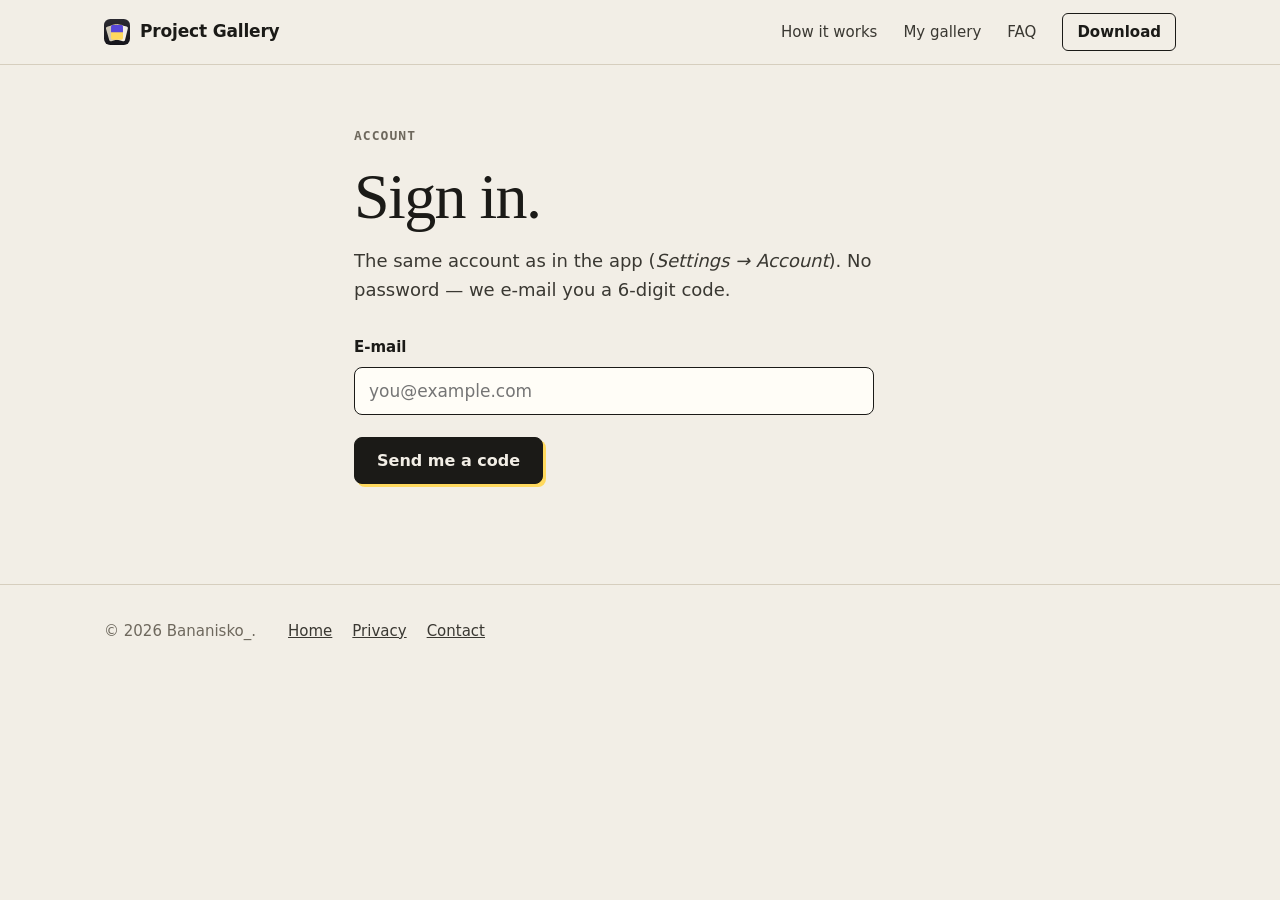
<file: account.html>
<!doctype html>
<html lang="en">
<head>
<meta charset="utf-8">
<meta name="viewport" content="width=device-width, initial-scale=1">
<meta name="robots" content="noindex">
<title>Your account — Project Gallery</title>
<link rel="icon" href="assets/img/favicon.svg" type="image/svg+xml">
<link rel="stylesheet" href="assets/css/style.css">
<link rel="stylesheet" href="assets/css/shop.css">
<style>
  .acc { max-width: 620px; }
  .code-in { letter-spacing: .3em; font-family: var(--mono) !important; max-width: 220px; }
  .devs { list-style: none; padding: 0; margin: 10px 0 0; border-top: 1px solid var(--line); }
  .devs li { display: flex; justify-content: space-between; align-items: center; gap: 12px; padding: 12px 0; border-bottom: 1px solid var(--line); }
  .devs small { display: block; color: var(--muted); font: 13px var(--mono); }
  .devs .me { font: 12px var(--mono); color: var(--accent); }
  .acc h2 { font: 400 28px/1.2 var(--serif); margin: 40px 0 6px; }
  .row { display: flex; gap: 12px; flex-wrap: wrap; margin-top: 26px; }
  .btn { cursor: pointer; font-family: var(--sans); }
  .danger { border-color: #B3261E; color: #B3261E; background: transparent; }
  [hidden] { display: none !important; }
</style>
</head>
<body>
<header class="top">
  <div class="wrap top-in">
    <a class="brand" href="index.html">
      <img class="logo" src="assets/img/logo.svg" width="26" height="26" alt="">
      Project Gallery
    </a>
    <nav><a href="index.html#how">How it works</a><a href="app.html">My gallery</a><a href="index.html#faq">FAQ</a><a class="nav-dl" data-href="download" href="#">Download</a></nav>
  </div>
</header>

<main class="wrap shop acc">
  <p class="kicker">Account</p>

  <!-- 1) e-mail -->
  <section id="stEmail">
    <h1>Sign in.</h1>
    <p class="lede-s">The same account as in the app (<i>Settings → Account</i>). No password — we e-mail you a 6-digit code.</p>
    <form class="form" id="fEmail">
      <label>E-mail
        <input type="email" id="email" required autocomplete="email" placeholder="you@example.com">
      </label>
      <button class="btn btn-ink" type="submit">Send me a code</button>
    </form>
  </section>

  <!-- 2) kód -->
  <section id="stCode" hidden>
    <h1>Check your inbox.</h1>
    <p class="lede-s">We sent a code to <b id="sentTo"></b>. It's valid for a few minutes. Can't see it? Check your <b>Spam</b> folder too.</p>
    <form class="form" id="fCode">
      <label>Code
        <input type="text" id="code" class="code-in" inputmode="numeric" autocomplete="one-time-code" maxlength="10" required placeholder="123456">
      </label>
      <button class="btn btn-ink" type="submit">Sign in</button>
      <p class="hint"><a href="#" id="back">Use a different e-mail</a></p>
    </form>
  </section>

  <!-- 3) prihlásený -->
  <section id="stIn" hidden>
    <h1>Hi there.</h1>
    <p class="lede-s">Signed in as <b id="who"></b>. Your project list, notes, tasks and settings sync between your computers through this account. Your code is never uploaded.</p>
    <p><a class="btn btn-ink" href="app.html">Open my gallery →</a> <a class="btn btn-line" href="idea.html">+ Quick idea</a></p>

    <h2>Signed-in computers</h2>
    <p class="hint">Sign a computer out and it will log out the next time it connects.</p>
    <ul class="devs" id="devs"><li><small>Loading…</small></li></ul>

    <div class="row">
      <button class="btn btn-line" id="logout">Sign out here</button>
      <button class="btn danger" id="del">Delete my account</button>
    </div>
  </section>

  <p class="msg msg-err" id="err" hidden></p>
</main>

<footer class="foot">
  <div class="wrap foot-in">
    <p>© <span data-year>2026</span> <span data-site="author">the author</span>.</p>
    <p class="foot-links"><a href="index.html">Home</a><a href="privacy.html">Privacy</a><a data-href="mailto" href="#">Contact</a></p>
  </div>
</footer>

<script src="assets/js/config.js"></script>
<script src="assets/js/main.js"></script>
<script>
(function () {
  var S = window.SITE || {}, URL_ = S.supabaseUrl, KEY = S.supabaseKey;
  var $ = function (id) { return document.getElementById(id); };
  var sess = null, emailSent = "";

  // relácia v prehliadači (len pre tento prehliadač); bez úložiska ostane len do zatvorenia karty
  function load() { try { return JSON.parse(localStorage.getItem("pg.session") || "null"); } catch (e) { return null; } }
  function save(s) { sess = s; try { s ? localStorage.setItem("pg.session", JSON.stringify(s)) : localStorage.removeItem("pg.session"); } catch (e) {} }

  function show(id) { ["stEmail", "stCode", "stIn"].forEach(function (x) { $(x).hidden = x !== id; }); $("err").hidden = true; }
  function fail(t) { $("err").textContent = t; $("err").hidden = false; }
  function busy(form, on) { form.querySelectorAll("button,input").forEach(function (b) { b.disabled = on; }); }

  function call(method, path, body, auth) {
    var h = { "apikey": KEY, "Content-Type": "application/json" };
    if (auth && sess) h.Authorization = "Bearer " + sess.access_token;
    return fetch(URL_ + path, { method: method, headers: h, body: body ? JSON.stringify(body) : undefined })
      .then(function (r) { return r.text().then(function (t) { var j = null; try { j = t ? JSON.parse(t) : null; } catch (e) {} return { ok: r.ok, status: r.status, j: j }; }); });
  }
  function keep(j) { save({ access_token: j.access_token, refresh_token: j.refresh_token, expires_at: j.expires_at || (Date.now() / 1000 + (j.expires_in || 3600)), email: (j.user && j.user.email) || (sess && sess.email) }); }

  // prihlásené volanie; vypršaný token sa raz obnoví
  function authed(method, path, body) {
    var fresh = sess && sess.expires_at - Date.now() / 1000 > 60 ? Promise.resolve() :
      call("POST", "/auth/v1/token?grant_type=refresh_token", { refresh_token: sess && sess.refresh_token })
        .then(function (r) { if (!r.ok) throw "auth"; keep(r.j); });
    return fresh.then(function () { return call(method, path, body, true); })
      .then(function (r) { if (r.status === 401) throw "auth"; return r; });
  }
  function onErr(e) {
    if (e === "auth") { save(null); show("stEmail"); fail("Your session expired — sign in again."); }
    else fail("Couldn't reach the server. Check your connection and try again.");
  }

  function esc(t) { var d = document.createElement("div"); d.textContent = t == null ? "" : String(t); return d.innerHTML; }

  function loadDevices() {
    authed("GET", "/rest/v1/devices?select=id,name,last_seen&revoked=eq.false&order=last_seen.desc").then(function (r) {
      var list = (r.j || []);
      $("devs").innerHTML = list.length ? list.map(function (d) {
        var when = new Date(d.last_seen).toLocaleString();
        return '<li><span>' + esc(d.name || "Computer") + '<small>last seen ' + esc(when) + '</small></span>' +
               '<button class="btn btn-line btn-s" data-id="' + d.id + '">Sign out</button></li>';
      }).join("") : "<li><small>No computers yet — sign in from the app (Settings → Account).</small></li>";
    }).catch(onErr);
  }
  $("devs").addEventListener("click", function (e) {
    var b = e.target.closest("button[data-id]");
    if (!b) return;
    b.disabled = true;
    authed("PATCH", "/rest/v1/devices?id=eq." + b.getAttribute("data-id"), { revoked: true }).then(loadDevices).catch(onErr);
  });

  function signedIn() { $("who").textContent = sess.email || ""; show("stIn"); loadDevices(); }

  $("fEmail").addEventListener("submit", function (e) {
    e.preventDefault();
    var f = this, email = $("email").value.trim().toLowerCase();
    busy(f, true);
    call("POST", "/auth/v1/otp", { email: email, create_user: true }).then(function (r) {
      busy(f, false);
      if (!r.ok) return fail(r.status === 429 ? "Too many codes in a short time — try again in an hour." : "That e-mail didn't work. Check it and try again.");
      emailSent = email; $("sentTo").textContent = email; $("code").value = ""; show("stCode"); $("code").focus();
    }).catch(function () { busy(f, false); onErr("net"); });
  });

  $("fCode").addEventListener("submit", function (e) {
    e.preventDefault();
    var f = this, code = $("code").value.replace(/\D/g, "");
    busy(f, true);
    call("POST", "/auth/v1/verify", { type: "email", email: emailSent, token: code }).then(function (r) {
      busy(f, false);
      if (!r.ok) return fail("Wrong or expired code. Try again or ask for a new one.");
      keep(r.j); signedIn();
    }).catch(function () { busy(f, false); onErr("net"); });
  });
  $("back").addEventListener("click", function (e) { e.preventDefault(); show("stEmail"); });

  $("logout").addEventListener("click", function () {
    var s = sess;
    save(null); show("stEmail");
    if (s) fetch(URL_ + "/auth/v1/logout", { method: "POST", headers: { apikey: KEY, Authorization: "Bearer " + s.access_token } }).catch(function () {});
  });

  $("del").addEventListener("click", function () {
    if (!confirm("Delete your account and everything synced to it?\n\nYour projects on your computers stay as they are. This can't be undone.")) return;
    authed("POST", "/rest/v1/rpc/delete_account", {}).then(function (r) {
      if (!r.ok) return fail("Couldn't delete the account. Try again later.");
      save(null); show("stEmail"); fail("Your account was deleted.");
    }).catch(onErr);
  });

  if (!URL_ || !KEY) { fail("Accounts aren't set up on this site yet."); return; }
  sess = load();
  if (sess && sess.refresh_token) signedIn(); else show("stEmail");
})();
</script>
</body>
</html>
</file>
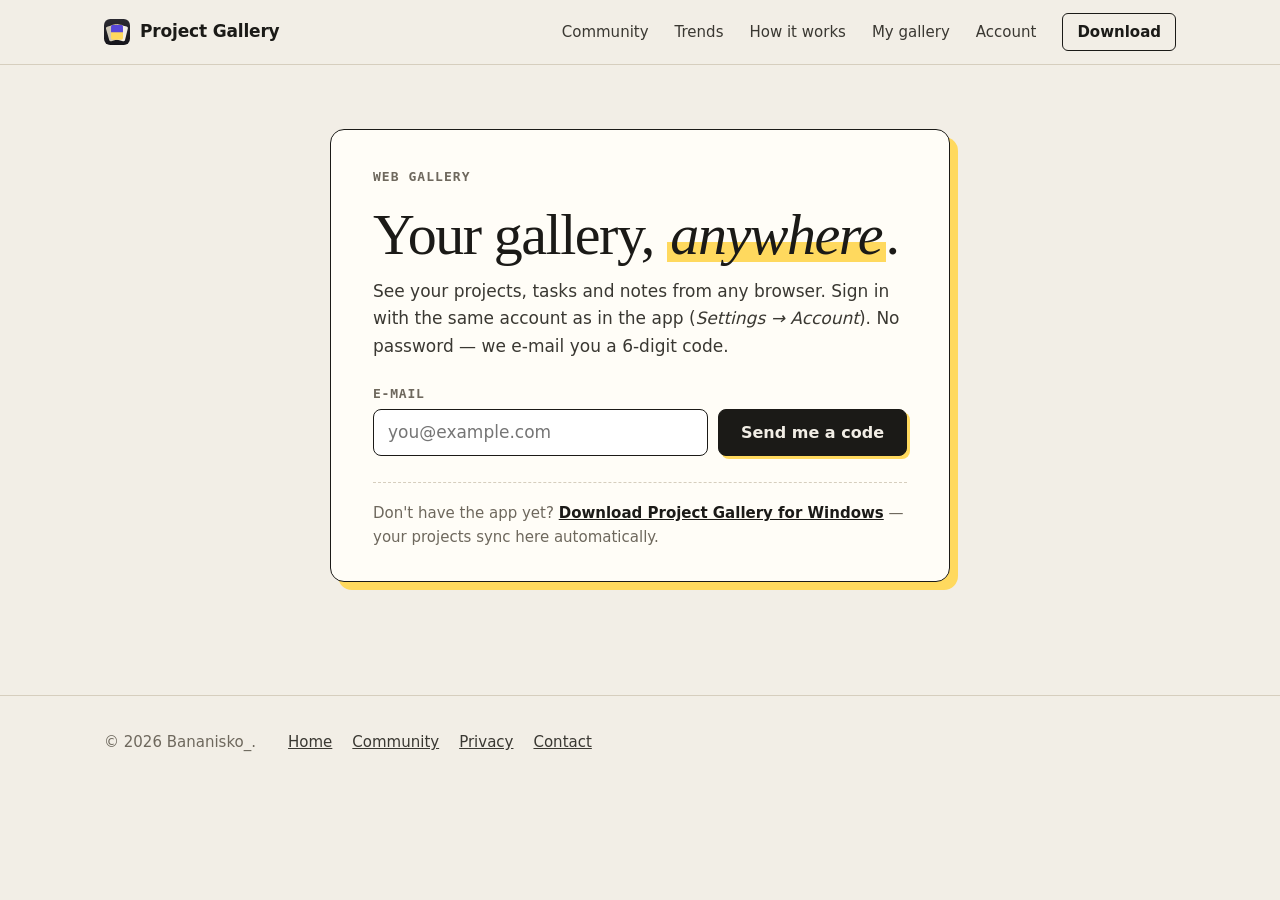
<file: app.html>
<!doctype html>
<html lang="en">
<head>
<meta charset="utf-8">
<meta name="viewport" content="width=device-width, initial-scale=1">
<meta name="robots" content="noindex">
<title>Your gallery — Project Gallery</title>
<meta name="description" content="Your Project Gallery projects in the browser – status, tasks and notes synced from your computer.">
<link rel="icon" href="assets/img/favicon.svg" type="image/svg+xml">
<link rel="stylesheet" href="assets/css/style.css">
<link rel="stylesheet" href="assets/css/community.css">
<link rel="stylesheet" href="assets/css/app.css">
<meta name="theme-color" content="#F2EEE6">
<link rel="manifest" href="manifest.webmanifest">
<link rel="apple-touch-icon" href="assets/img/app-icon-180.png">
<meta name="apple-mobile-web-app-capable" content="yes">
<meta name="apple-mobile-web-app-title" content="Gallery">
</head>
<body>
<header class="top">
  <div class="wrap top-in">
    <a class="brand" href="index.html"><img class="logo" src="assets/img/logo.svg" width="26" height="26" alt=""> Project Gallery</a>
    <nav><a href="explore.html">Community</a><a href="trends.html">Trends</a><a href="index.html#how">How it works</a><a href="app.html">My gallery</a><a href="account.html">Account</a><a class="nav-dl" data-href="download" href="#">Download</a></nav>
  </div>
</header>

<main class="wrap ap" id="main">
  <!-- načítavanie -->
  <section id="stBoot" class="ap-state" aria-live="polite"><p class="ap-loading">Loading…</p></section>

  <!-- neprihlásený -->
  <section id="stSignin" class="ap-signin" hidden>
    <div class="ap-card">
      <p class="kicker">Web gallery</p>
      <h1>Your gallery, <em>anywhere</em>.</h1>
      <p class="ap-lede">See your projects, tasks and notes from any browser. Sign in with the same account as in the app (<i>Settings → Account</i>). No password — we e-mail you a 6-digit code.</p>

      <form class="ap-form" id="fEmail" novalidate>
        <label for="email">E-mail</label>
        <div class="ap-row">
          <input type="email" id="email" required autocomplete="email" placeholder="you@example.com">
          <button class="btn btn-ink" type="submit">Send me a code</button>
        </div>
      </form>

      <form class="ap-form" id="fCode" novalidate hidden>
        <p class="ap-sent">We sent a code to <b id="sentTo"></b>. It's valid for a few minutes — check your <b>Spam</b> folder too.</p>
        <label for="code">6-digit code</label>
        <div class="ap-row">
          <input type="text" id="code" class="ap-code" inputmode="numeric" autocomplete="one-time-code" maxlength="6" pattern="[0-9]{6}" required placeholder="123456">
          <button class="btn btn-ink" type="submit">Sign in</button>
        </div>
        <p class="ap-hint"><button type="button" class="ap-link" id="back">Use a different e-mail</button> · <button type="button" class="ap-link" id="resend">Send a new code</button></p>
      </form>

      <p class="ap-msg" id="authMsg" role="alert" hidden></p>
      <p class="ap-dl">Don't have the app yet? <a data-href="download" href="#">Download Project Gallery for Windows</a> — your projects sync here automatically.</p>
    </div>
  </section>

  <!-- prihlásený -->
  <section id="stGallery" hidden>
    <div class="ap-head">
      <div class="ap-who">
        <span class="ap-av" id="avatar" aria-hidden="true"></span>
        <div><b id="whoName"></b><small id="whoMail"></small></div>
      </div>
      <div class="ap-actions">
        <a class="btn btn-ink btn-s" id="ideaBtn" href="idea.html">+ Idea</a>
        <button class="btn btn-line btn-s" type="button" id="refresh">Refresh</button>
        <button class="btn btn-line btn-s" type="button" id="signout">Sign out</button>
      </div>
    </div>

    <div class="ap-layout">
      <nav class="ap-side" id="side" aria-label="Filter projects"></nav>
      <div class="ap-content">
        <div class="cm-tools ap-tools">
          <input id="q" type="search" placeholder="Search name, description, tags…" aria-label="Search projects">
          <select id="lang" aria-label="Language"><option value="">All languages</option></select>
          <select id="sort" aria-label="Sort by"><option value="time">Last change</option><option value="name">Name</option><option value="status">Status</option></select>
          <span id="count" aria-live="polite"></span>
        </div>
        <div class="ap-grid" id="grid"></div>
      </div>
    </div>
  </section>
</main>

<!-- detail projektu -->
<div class="ap-detail" id="detail" hidden>
  <div class="ap-backdrop" data-close></div>
  <article class="ap-panel" role="dialog" aria-modal="true" aria-labelledby="dTitle" tabindex="-1">
    <button class="ap-close" type="button" data-close aria-label="Close project">×</button>
    <div id="dView"></div>
    <div id="editor"></div>
  </article>
</div>

<footer class="foot">
  <div class="wrap foot-in">
    <p>© <span data-year>2026</span> <span data-site="author">the author</span>.</p>
    <p class="foot-links"><a href="index.html">Home</a><a href="explore.html">Community</a><a href="privacy.html">Privacy</a><a data-href="mailto" href="#">Contact</a></p>
  </div>
</footer>
<script src="assets/js/config.js"></script>
<script src="assets/js/main.js"></script>
<script src="assets/js/pg.js"></script>
<script src="assets/js/app-edit.js"></script>
<script src="assets/js/app.js"></script>
<script>
if ("serviceWorker" in navigator) {
  try { navigator.serviceWorker.register("sw.js").catch(function () {}); } catch (e) {}
}
</script>
</body>
</html>
</file>
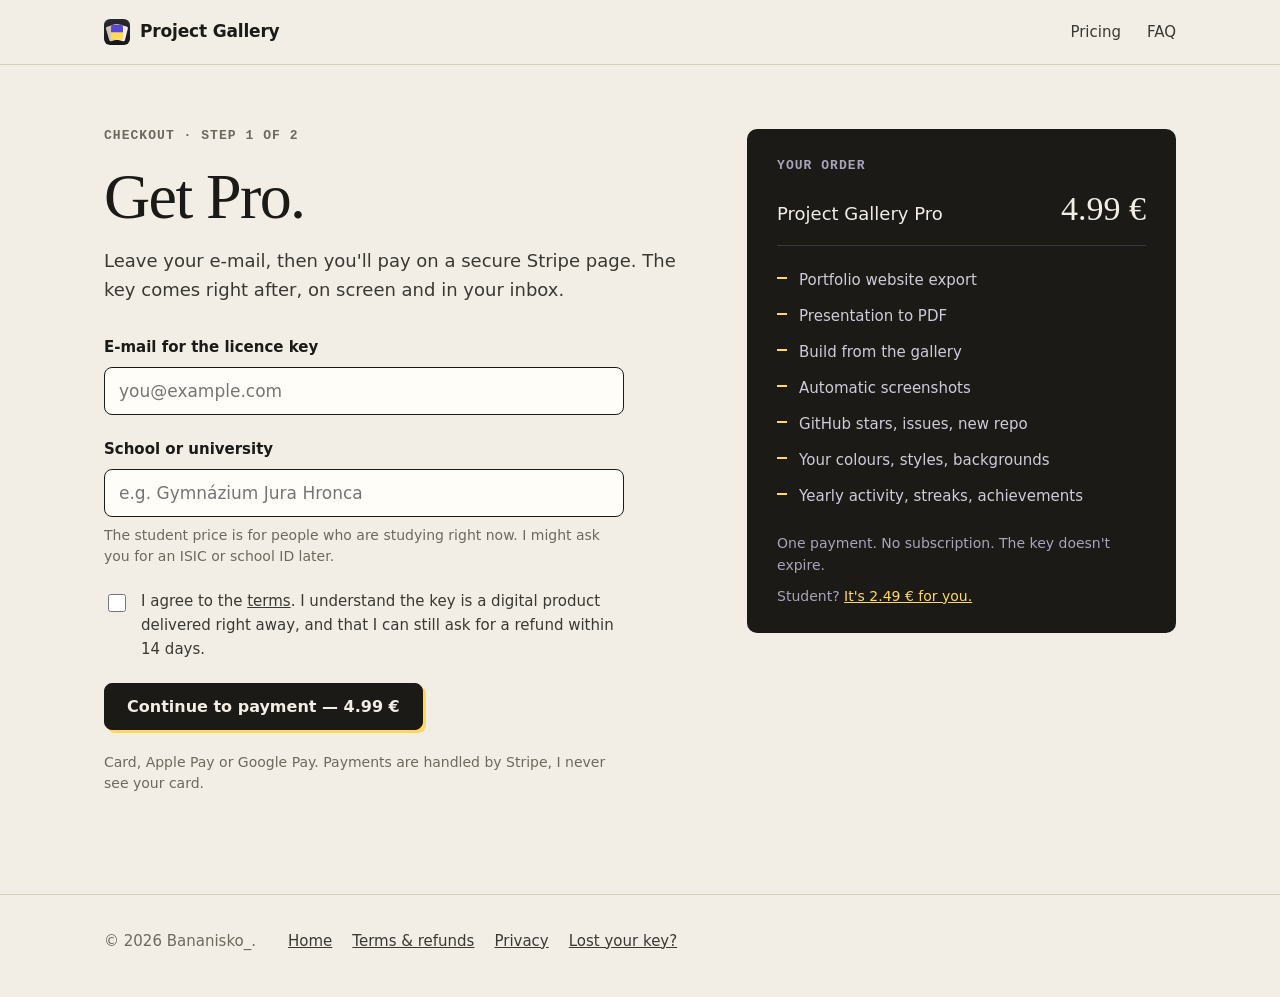
<file: buy.html>
<!doctype html>
<html lang="en">
<head>
<meta charset="utf-8">
<meta name="viewport" content="width=device-width, initial-scale=1">
<meta name="robots" content="noindex">
<title>Get Pro — Project Gallery</title>
<link rel="icon" href="assets/img/favicon.svg" type="image/svg+xml">
<link rel="stylesheet" href="assets/css/style.css">
<link rel="stylesheet" href="assets/css/shop.css">
</head>
<body>
<header class="top">
  <div class="wrap top-in">
    <a class="brand" href="index.html">
      <img class="logo" src="assets/img/logo.svg" width="26" height="26" alt="">
      Project Gallery
    </a>
    <nav><a href="index.html#pricing">Pricing</a><a href="index.html#faq">FAQ</a></nav>
  </div>
</header>

<main class="wrap shop">
<div class="checkout">
  <section class="co-form">
    <p class="kicker">Checkout · step 1 of 2</p>
    <h1 id="title">Get Pro.</h1>
    <p class="lede-s">Leave your e-mail, then you'll pay on a secure Stripe page. The key comes right after, on screen and in your inbox.</p>

    <p class="msg" id="cancelled" hidden>No worries — nothing was charged. You can try again whenever you like.</p>
    <p class="msg msg-err" id="offline" hidden>You're looking at the page straight from your disk. Payments start working once the site runs on a web host with PHP — see NAVOD.txt.</p>

    <form method="post" action="buy.php" class="form" id="form">
      <input type="hidden" name="plan" id="plan" value="pro">

      <label>E-mail for the licence key
        <input type="email" name="email" required autocomplete="email" placeholder="you@example.com">
      </label>

      <label id="schoolField" hidden>School or university
        <input type="text" name="school" maxlength="200" placeholder="e.g. Gymnázium Jura Hronca">
        <span class="hint">The student price is for people who are studying right now. I might ask you for an ISIC or school ID later.</span>
      </label>

      <label class="check">
        <input type="checkbox" name="terms" value="1" required>
        <span>I agree to the <a href="terms.html" target="_blank">terms</a>. I understand the key is a digital product delivered right away, and that I can still ask for a refund within 14 days.</span>
      </label>

      <button class="btn btn-ink" type="submit" id="pay">Continue to payment — <span class="price-now">4.99 €</span></button>
      <p class="hint">Card, Apple Pay or Google Pay. Payments are handled by Stripe, I never see your card.</p>
    </form>
  </section>

  <aside class="co-sum">
    <h2>Your order</h2>
    <div class="sum-row"><span id="planName">Project Gallery Pro</span><b class="price-now">4.99 €</b></div>
    <ul>
      <li>Portfolio website export</li>
      <li>Presentation to PDF</li>
      <li>Build from the gallery</li>
      <li>Automatic screenshots</li>
      <li>GitHub stars, issues, new repo</li>
      <li>Your colours, styles, backgrounds</li>
      <li>Yearly activity, streaks, achievements</li>
    </ul>
    <p class="sum-note">One payment. No subscription. The key doesn't expire.</p>
    <p class="sum-note" id="switch"></p>
  </aside>
</div>
</main>

<footer class="foot">
  <div class="wrap foot-in">
    <p>© <span data-year>2026</span> <span data-site="author">the author</span>.</p>
    <p class="foot-links"><a href="index.html">Home</a><a href="terms.html">Terms &amp; refunds</a><a href="privacy.html">Privacy</a><a href="recover.php">Lost your key?</a></p>
  </div>
</footer>

<script src="assets/js/config.js"></script>
<script src="assets/js/main.js"></script>
<script>
(function () {
  var S = window.SITE || {};
  var q = new URLSearchParams(location.search);
  var student = q.get("plan") === "student";
  var price = student ? (S.priceStudent || "2.49 €") : (S.pricePro || "4.99 €");

  document.getElementById("plan").value = student ? "student" : "pro";
  document.getElementById("title").textContent = student ? "Pro, student price." : "Get Pro.";
  document.getElementById("planName").textContent = student ? "Project Gallery Pro Student" : "Project Gallery Pro";
  document.querySelectorAll(".price-now").forEach(function (el) { el.textContent = price; });

  var school = document.getElementById("schoolField");
  school.hidden = !student;
  school.querySelector("input").required = student;

  document.getElementById("switch").innerHTML = student
    ? '<a href="buy.html?plan=pro">Not a student? Regular Pro is ' + (S.pricePro || "4.99 €") + '.</a>'
    : 'Student? <a href="buy.html?plan=student">It\'s ' + (S.priceStudent || "2.49 €") + ' for you.</a>';

  if (q.has("cancelled")) document.getElementById("cancelled").hidden = false;

  // otvorené priamo zo súboru – PHP nebeží, platba sa nedá spustiť
  if (location.protocol === "file:") {
    document.getElementById("offline").hidden = false;
    document.getElementById("form").addEventListener("submit", function (e) { e.preventDefault(); });
  }
})();
</script>
</body>
</html>
</file>
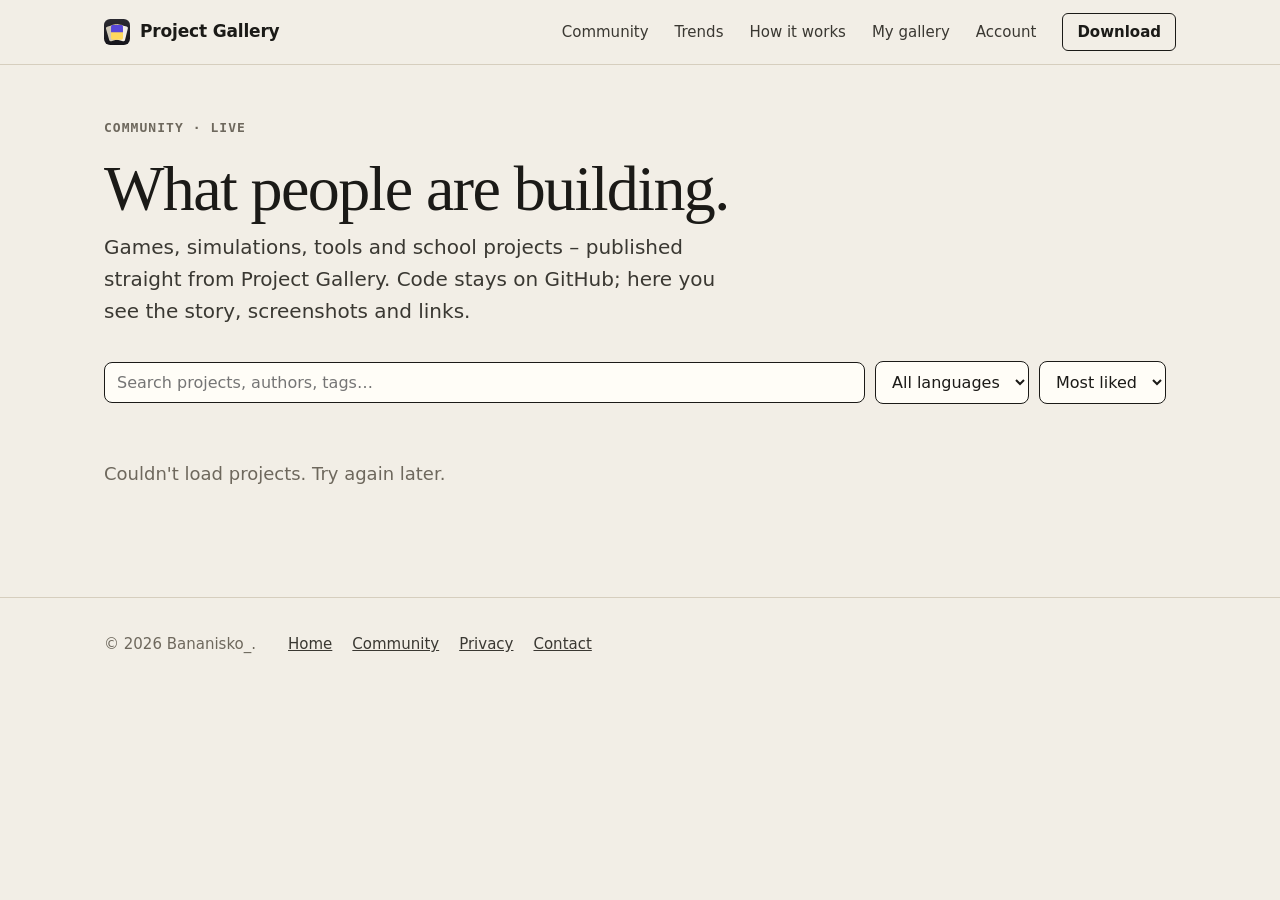
<file: explore.html>
<!doctype html>
<html lang="en">
<head>
<meta charset="utf-8">
<meta name="viewport" content="width=device-width, initial-scale=1">
<title>Community — Project Gallery</title>
<meta name="description" content="Projects people made and shared with Project Gallery – games, simulations, tools and school projects.">
<link rel="icon" href="assets/img/favicon.svg" type="image/svg+xml">
<link rel="stylesheet" href="assets/css/style.css">
<link rel="stylesheet" href="assets/css/community.css">
</head>
<body>
<header class="top">
  <div class="wrap top-in">
    <a class="brand" href="index.html"><img class="logo" src="assets/img/logo.svg" width="26" height="26" alt=""> Project Gallery</a>
    <nav><a href="explore.html">Community</a><a href="trends.html">Trends</a><a href="index.html#how">How it works</a><a href="app.html">My gallery</a><a href="account.html">Account</a><a class="nav-dl" data-href="download" href="#">Download</a></nav>
  </div>
</header>
<main class="wrap cm">
  <div class="cm-head">
    <p class="kicker">Community · live</p>
    <h1>What people are building.</h1>
    <p class="lede">Games, simulations, tools and school projects – published straight from Project Gallery. Code stays on GitHub; here you see the story, screenshots and links.</p>
  </div>
  <div class="cm-tools">
    <input id="q" type="search" placeholder="Search projects, authors, tags…" aria-label="Search">
    <select id="lang" aria-label="Language"><option value="">All languages</option></select>
    <select id="sort" aria-label="Sort"><option value="likes">Most liked</option><option value="new">Newest</option><option value="week">This week</option></select>
    <span id="count"></span>
  </div>
  <div class="cm-tagrow" id="tags"></div>
  <div class="cm-grid" id="grid"><p class="cm-empty">Loading…</p></div>
</main>

<footer class="foot">
  <div class="wrap foot-in">
    <p>© <span data-year>2026</span> <span data-site="author">the author</span>.</p>
    <p class="foot-links"><a href="index.html">Home</a><a href="explore.html">Community</a><a href="privacy.html">Privacy</a><a data-href="mailto" href="#">Contact</a></p>
  </div>
</footer>
<div class="lightbox" hidden><img alt=""></div>
<script src="assets/js/config.js"></script>
<script src="assets/js/main.js"></script>
<script src="assets/js/community.js"></script>
</body>
</html>
</file>
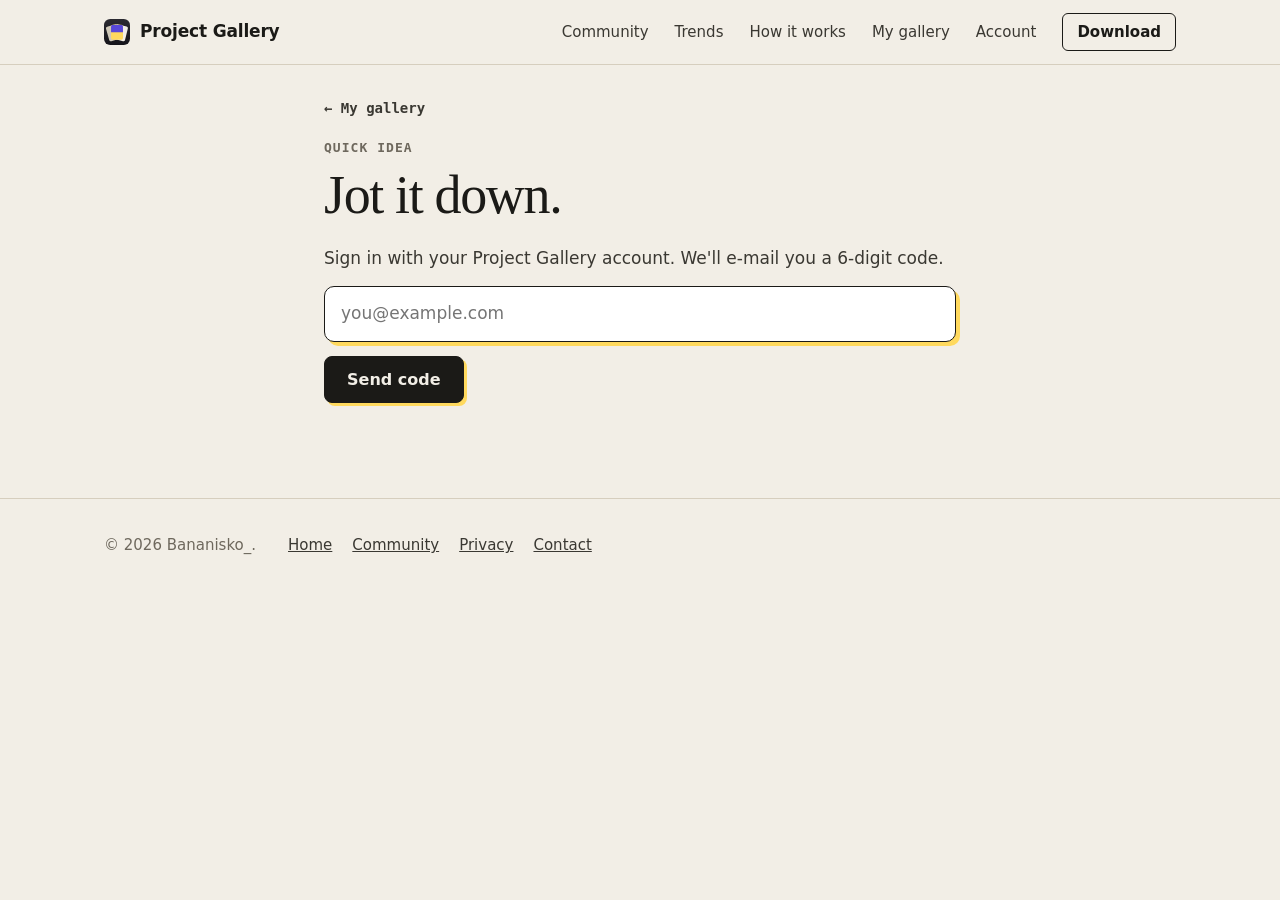
<file: idea.html>
<!doctype html>
<html lang="en">
<head>
<meta charset="utf-8">
<meta name="viewport" content="width=device-width, initial-scale=1, viewport-fit=cover">
<title>New idea — Project Gallery</title>
<meta name="description" content="Jot down a project idea – it lands in the Idea inbox of your Project Gallery app.">
<meta name="theme-color" content="#F2EEE6">
<link rel="icon" href="assets/img/favicon.svg" type="image/svg+xml">
<link rel="manifest" href="manifest.webmanifest">
<link rel="apple-touch-icon" href="assets/img/app-icon-180.png">
<meta name="apple-mobile-web-app-capable" content="yes">
<meta name="apple-mobile-web-app-title" content="Gallery">
<link rel="stylesheet" href="assets/css/style.css">
<style>
  .idea [hidden] { display: none !important; }
  .idea { max-width: 680px; padding-top: 28px; padding-bottom: 56px; }
  .idea-back { display: inline-block; font: 600 14px/1 var(--mono); color: var(--ink-2); text-decoration: none; padding: 8px 0; margin-bottom: 18px; }
  .idea-back:hover { color: var(--ink); text-decoration: underline; text-underline-offset: 4px; }
  .idea h1 { font-size: clamp(34px, 7vw, 54px); margin: 0 0 22px; }
  .idea .kicker { margin-bottom: 14px; }

  .idea-box { display: flex; flex-direction: column; gap: 14px; }
  .idea textarea, .idea input {
    width: 100%; font: 18px/1.5 var(--sans); color: var(--ink);
    background: #fff; border: 1.5px solid var(--ink); border-radius: 10px;
    box-shadow: 4px 4px 0 var(--paper-2); padding: 14px 16px; outline: none;
  }
  .idea textarea { min-height: 38vh; max-height: 70vh; resize: vertical; }
  .idea textarea:focus, .idea input:focus { box-shadow: 4px 4px 0 var(--marker); }
  .idea input { font-size: 17px; }
  .idea input.code { font: 600 24px/1 var(--mono); letter-spacing: .3em; }
  .idea-row { display: flex; gap: 12px; align-items: center; flex-wrap: wrap; }
  .idea button.btn { font-family: var(--sans); cursor: pointer; }
  .idea button.btn:disabled { opacity: .55; cursor: default; transform: none; }
  .idea-hint { font: 13px/1.4 var(--mono); color: var(--muted); }
  .idea-msg { min-height: 1.5em; margin: 0; color: var(--ink-2); font-weight: 600; }
  .idea-msg.err { color: #B3261E; }
  .idea-msg.ok { color: #1E7A3C; }
  .idea-who { font: 13px/1.4 var(--mono); color: var(--muted); margin: 8px 0 0; }
  .idea-who button { font: inherit; color: var(--ink-2); background: none; border: 0; padding: 0; text-decoration: underline; cursor: pointer; }
  .idea-demo { display: inline-block; font: 600 12px/1 var(--mono); background: var(--marker); color: var(--ink); padding: 5px 8px; border-radius: 4px; margin-left: 8px; vertical-align: middle; }

  .idea-recent { margin-top: 40px; }
  .idea-recent h2 { font: 600 13px/1 var(--mono); text-transform: uppercase; letter-spacing: .08em; color: var(--muted); margin: 0 0 12px; }
  .idea-recent ul { list-style: none; margin: 0; padding: 0; border-top: 1px solid var(--line); }
  .idea-recent li { padding: 12px 0; border-bottom: 1px solid var(--line); white-space: pre-wrap; overflow-wrap: anywhere; color: var(--ink-2); }
  .idea-recent time { display: block; font: 12px/1.4 var(--mono); color: var(--muted); margin-top: 4px; }

  @media (max-width: 560px) {
    .idea { padding-top: 18px; }
    .idea-row .btn { width: 100%; text-align: center; }
    .idea-row .idea-hint { display: none; }
  }
</style>
</head>
<body>
<header class="top">
  <div class="wrap top-in">
    <a class="brand" href="index.html"><img class="logo" src="assets/img/logo.svg" width="26" height="26" alt=""> Project Gallery</a>
    <nav><a href="explore.html">Community</a><a href="trends.html">Trends</a><a href="index.html#how">How it works</a><a href="app.html">My gallery</a><a href="account.html">Account</a><a class="nav-dl" data-href="download" href="#">Download</a></nav>
  </div>
</header>
<main class="wrap idea">
  <a class="idea-back" id="back" href="app.html">← My gallery</a>
  <p class="kicker">Quick idea<span class="idea-demo" id="demo" hidden>Demo</span></p>
  <h1>Jot it down.</h1>

  <p class="idea-msg err" id="fatal" hidden>Couldn't load the page. Please refresh.</p>

  <!-- prihlásenie -->
  <form class="idea-box" id="signin" hidden novalidate>
    <p class="lede" style="font-size:17px;margin:0">Sign in with your Project Gallery account. We'll e-mail you a 6-digit code.</p>
    <input id="email" type="email" autocomplete="email" inputmode="email" placeholder="you@example.com" aria-label="E-mail">
    <input id="code" class="code" type="text" inputmode="numeric" autocomplete="one-time-code" maxlength="6" placeholder="000000" aria-label="Code from e-mail" hidden>
    <div class="idea-row">
      <button class="btn btn-ink" id="signBtn" type="submit">Send code</button>
      <button class="btn btn-line" id="otherEmail" type="button" hidden>Use another e-mail</button>
    </div>
    <p class="idea-msg" id="signMsg" role="status" aria-live="polite"></p>
  </form>

  <!-- zápis nápadu -->
  <form class="idea-box" id="compose" hidden>
    <textarea id="text" autofocus placeholder="What's the idea? A game, a tool, a tiny script…" aria-label="Your idea"></textarea>
    <div class="idea-row">
      <button class="btn btn-ink" id="save" type="submit">Save idea</button>
      <span class="idea-hint">or Ctrl + Enter</span>
    </div>
    <p class="idea-msg" id="msg" role="status" aria-live="polite"></p>
    <p class="idea-who" id="who" hidden></p>
  </form>

  <section class="idea-recent" id="recent" hidden>
    <h2>Saved from this device</h2>
    <ul id="recentList"></ul>
  </section>
</main>

<footer class="foot">
  <div class="wrap foot-in">
    <p>© <span data-year>2026</span> <span data-site="author">the author</span>.</p>
    <p class="foot-links"><a href="index.html">Home</a><a href="explore.html">Community</a><a href="privacy.html">Privacy</a><a data-href="mailto" href="#">Contact</a></p>
  </div>
</footer>
<script src="assets/js/config.js"></script>
<script src="assets/js/main.js"></script>
<script src="assets/js/pg.js"></script>
<script>
(function () {
  var $ = function (id) { return document.getElementById(id); };
  var isDemo = /[?&]demo=1(&|$)/.test(location.search);
  if (isDemo) $("back").href = "app.html?demo=1";

  // ---------- posledné nápady z tohto zariadenia
  var RECENT = "pg.idea.recent";
  function readRecent() {
    try { var a = JSON.parse(localStorage.getItem(RECENT) || "[]"); return Array.isArray(a) ? a : []; }
    catch (e) { return []; }
  }
  function pushRecent(text) {
    var a = readRecent();
    a.unshift({ text: text, at: Date.now() });
    try { localStorage.setItem(RECENT, JSON.stringify(a.slice(0, 3))); } catch (e) {}
  }
  function esc(t) { var d = document.createElement("div"); d.textContent = t == null ? "" : String(t); return d.innerHTML; }
  function renderRecent() {
    var a = readRecent().slice(0, 3);
    $("recent").hidden = !a.length;
    $("recentList").innerHTML = a.map(function (r) {
      var d = new Date(r.at || 0);
      return "<li>" + esc(r.text) + '<time datetime="' + d.toISOString() + '">' +
        esc(d.toLocaleString([], { dateStyle: "medium", timeStyle: "short" })) + "</time></li>";
    }).join("");
  }
  renderRecent();

  var PG = window.PG;
  if (!PG) { $("fatal").hidden = false; return; }
  if (PG.demo) $("demo").hidden = false;

  function setMsg(el, text, kind) { el.textContent = text || ""; el.className = "idea-msg" + (kind ? " " + kind : ""); }

  // ---------- prepínanie obrazoviek
  function showCompose() {
    $("signin").hidden = true;
    $("compose").hidden = false;
    var s = PG.session();
    if (s && s.email && !PG.demo) {
      $("who").innerHTML = "Signed in as " + esc(s.email) + ' · <button type="button" id="out">Sign out</button>';
      $("who").hidden = false;
      $("out").onclick = function () {
        Promise.resolve(PG.signOut()).catch(function () {}).then(showSignin);
      };
    } else {
      $("who").hidden = true;
    }
    $("text").focus();
  }
  function showSignin(why) {
    $("compose").hidden = true;
    $("signin").hidden = false;
    setMsg($("signMsg"), why === "expired" ? "Your session expired – please sign in again." : "", why ? "err" : "");
    $("email").focus();
  }

  // ---------- prihlásenie e-mailom a kódom
  var sentTo = "";
  function codeStep(on) {
    $("code").hidden = !on;
    $("otherEmail").hidden = !on;
    $("email").disabled = on;
    $("signBtn").textContent = on ? "Sign in" : "Send code";
    if (on) { $("code").value = ""; $("code").focus(); }
  }
  $("otherEmail").onclick = function () { sentTo = ""; codeStep(false); setMsg($("signMsg"), ""); $("email").focus(); };
  $("signin").addEventListener("submit", function (e) {
    e.preventDefault();
    var btn = $("signBtn"), m = $("signMsg");
    if (!sentTo) {
      var email = $("email").value.trim();
      if (!/^[^\s@]+@[^\s@]+\.[^\s@]+$/.test(email)) { setMsg(m, "Enter a valid e-mail address.", "err"); $("email").focus(); return; }
      btn.disabled = true; setMsg(m, "Sending code…");
      PG.sendCode(email).then(function () {
        sentTo = email; codeStep(true);
        setMsg(m, "Code sent to " + email + ". Check your inbox.");
      }, function (err) {
        setMsg(m, err === "net" ? "No connection. Try again." : "Couldn't send the code. Try again in a minute.", "err");
      }).then(function () { btn.disabled = false; });
    } else {
      var code = $("code").value.replace(/\D/g, "");
      if (code.length !== 6) { setMsg(m, "Enter the 6-digit code from the e-mail.", "err"); $("code").focus(); return; }
      btn.disabled = true; setMsg(m, "Signing in…");
      PG.verify(sentTo, code).then(function () {
        sentTo = ""; codeStep(false); setMsg(m, "");
        showCompose();
      }, function (err) {
        setMsg(m, err === "net" ? "No connection. Try again." : "That code didn't work. Check it or send a new one.", "err");
        $("code").select();
      }).then(function () { btn.disabled = false; });
    }
  });

  // ---------- uloženie nápadu
  var saving = false;
  function save() {
    var ta = $("text"), m = $("msg"), text = ta.value.trim();
    if (saving) return;
    if (!text) { setMsg(m, "Write something first.", "err"); ta.focus(); return; }
    saving = true; $("save").disabled = true; setMsg(m, "Saving…");
    PG.addIdea(text).then(function () {
      pushRecent(text); renderRecent();
      ta.value = "";
      setMsg(m, "Saved – it'll appear in your app's Idea inbox ✓", "ok");
      ta.focus();
    }, function (err) {
      if (err === "auth") { showSignin("expired"); return; }   // text v poli ostáva
      setMsg(m, err === "net" ? "No connection – your idea is still here. Try again."
                              : "Couldn't save – your idea is still here. Try again.", "err");
    }).then(function () { saving = false; $("save").disabled = false; });
  }
  $("compose").addEventListener("submit", function (e) { e.preventDefault(); save(); });
  $("text").addEventListener("keydown", function (e) {
    if (e.key === "Enter" && (e.ctrlKey || e.metaKey)) { e.preventDefault(); save(); }
  });
  $("text").addEventListener("input", function () { if ($("msg").className.indexOf("ok") > -1) setMsg($("msg"), ""); });

  if (PG.demo || PG.session()) showCompose(); else showSignin();
})();

// PWA – service worker
if ("serviceWorker" in navigator) {
  try { navigator.serviceWorker.register("sw.js").catch(function () {}); } catch (e) {}
}
</script>
</body>
</html>
</file>
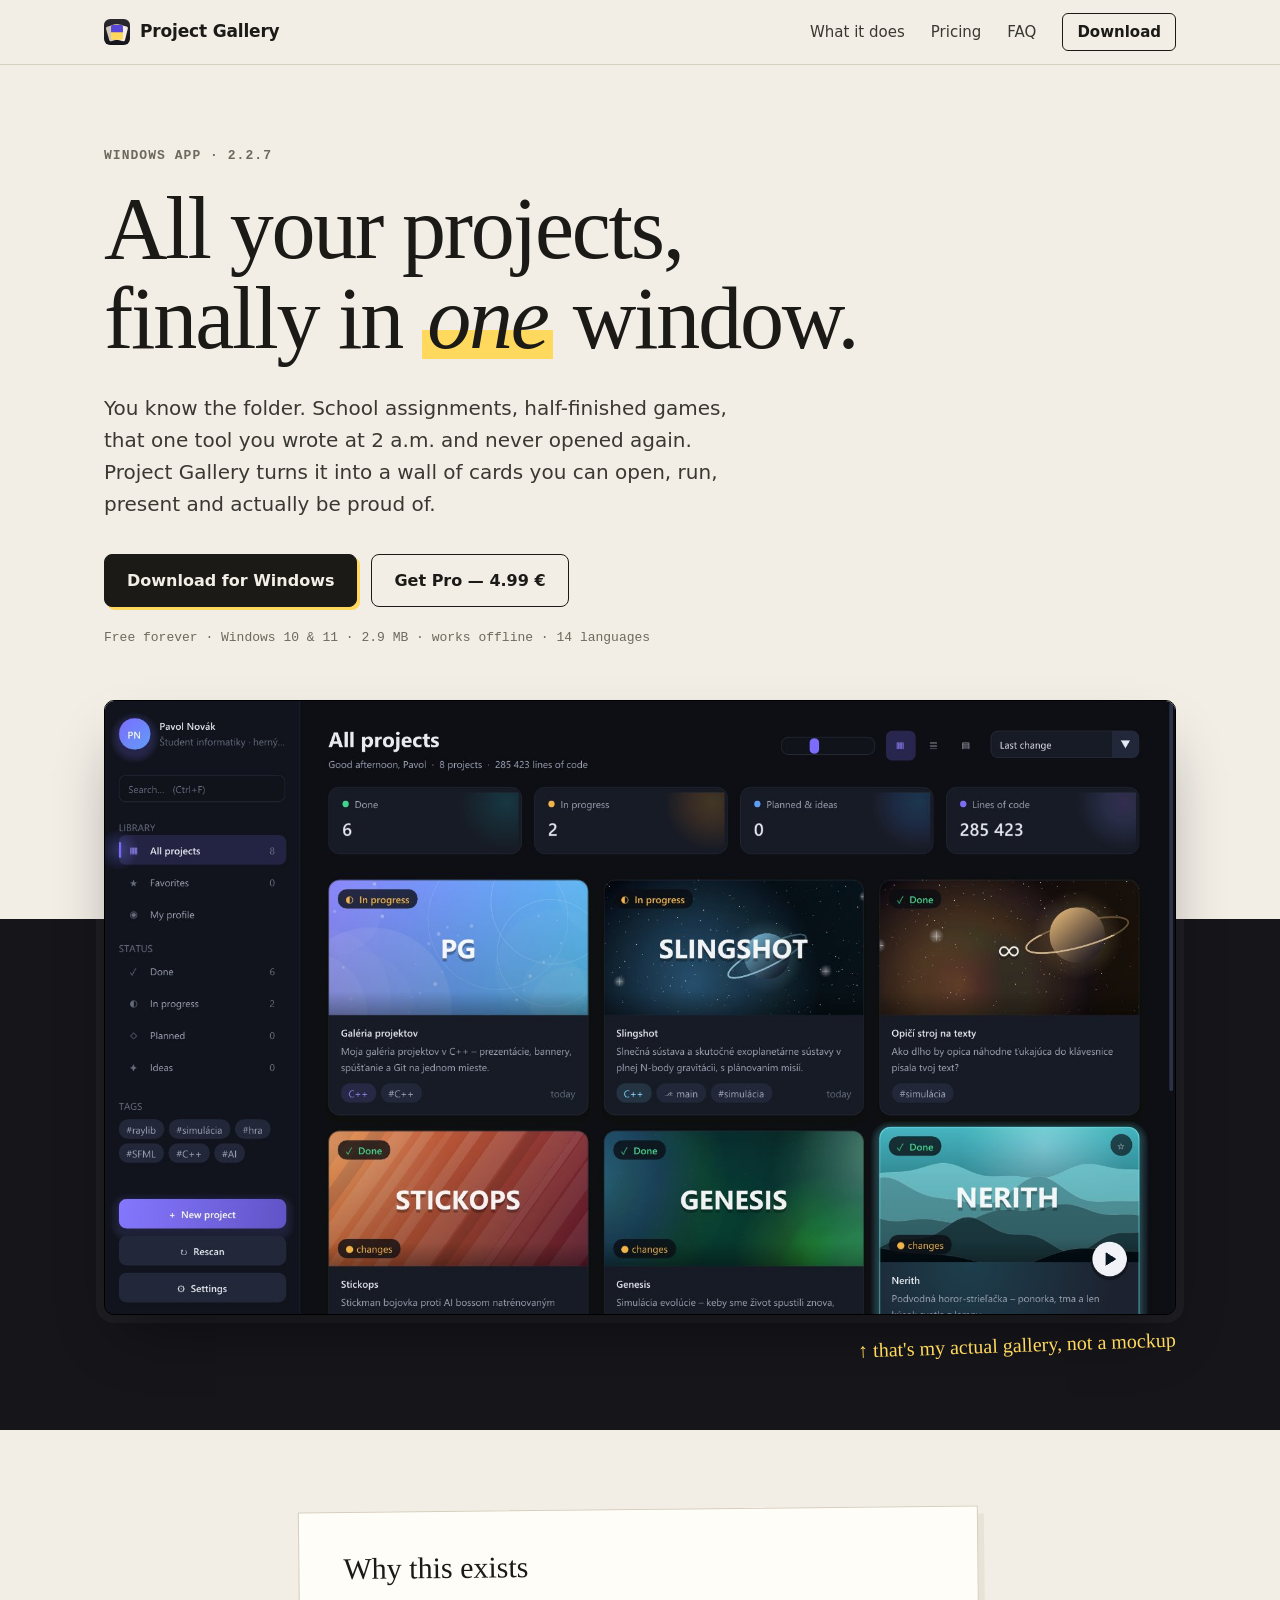
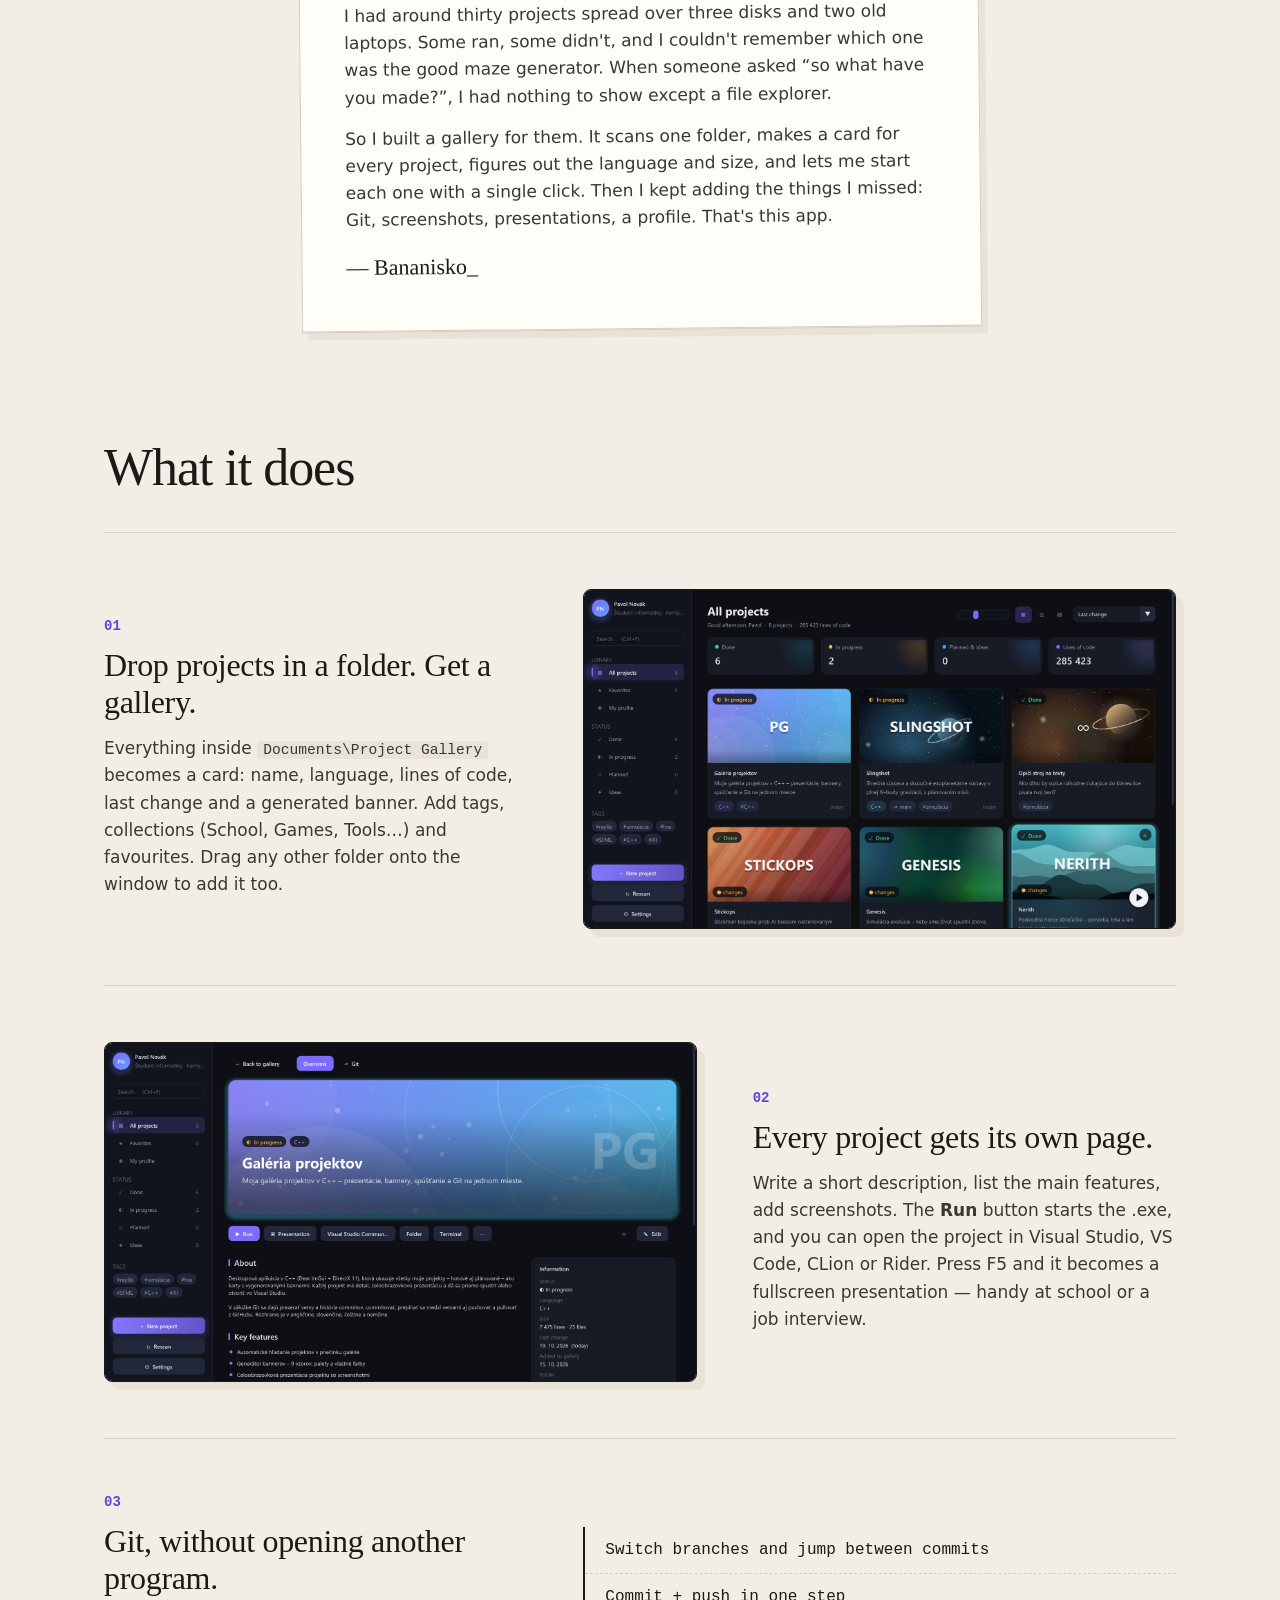
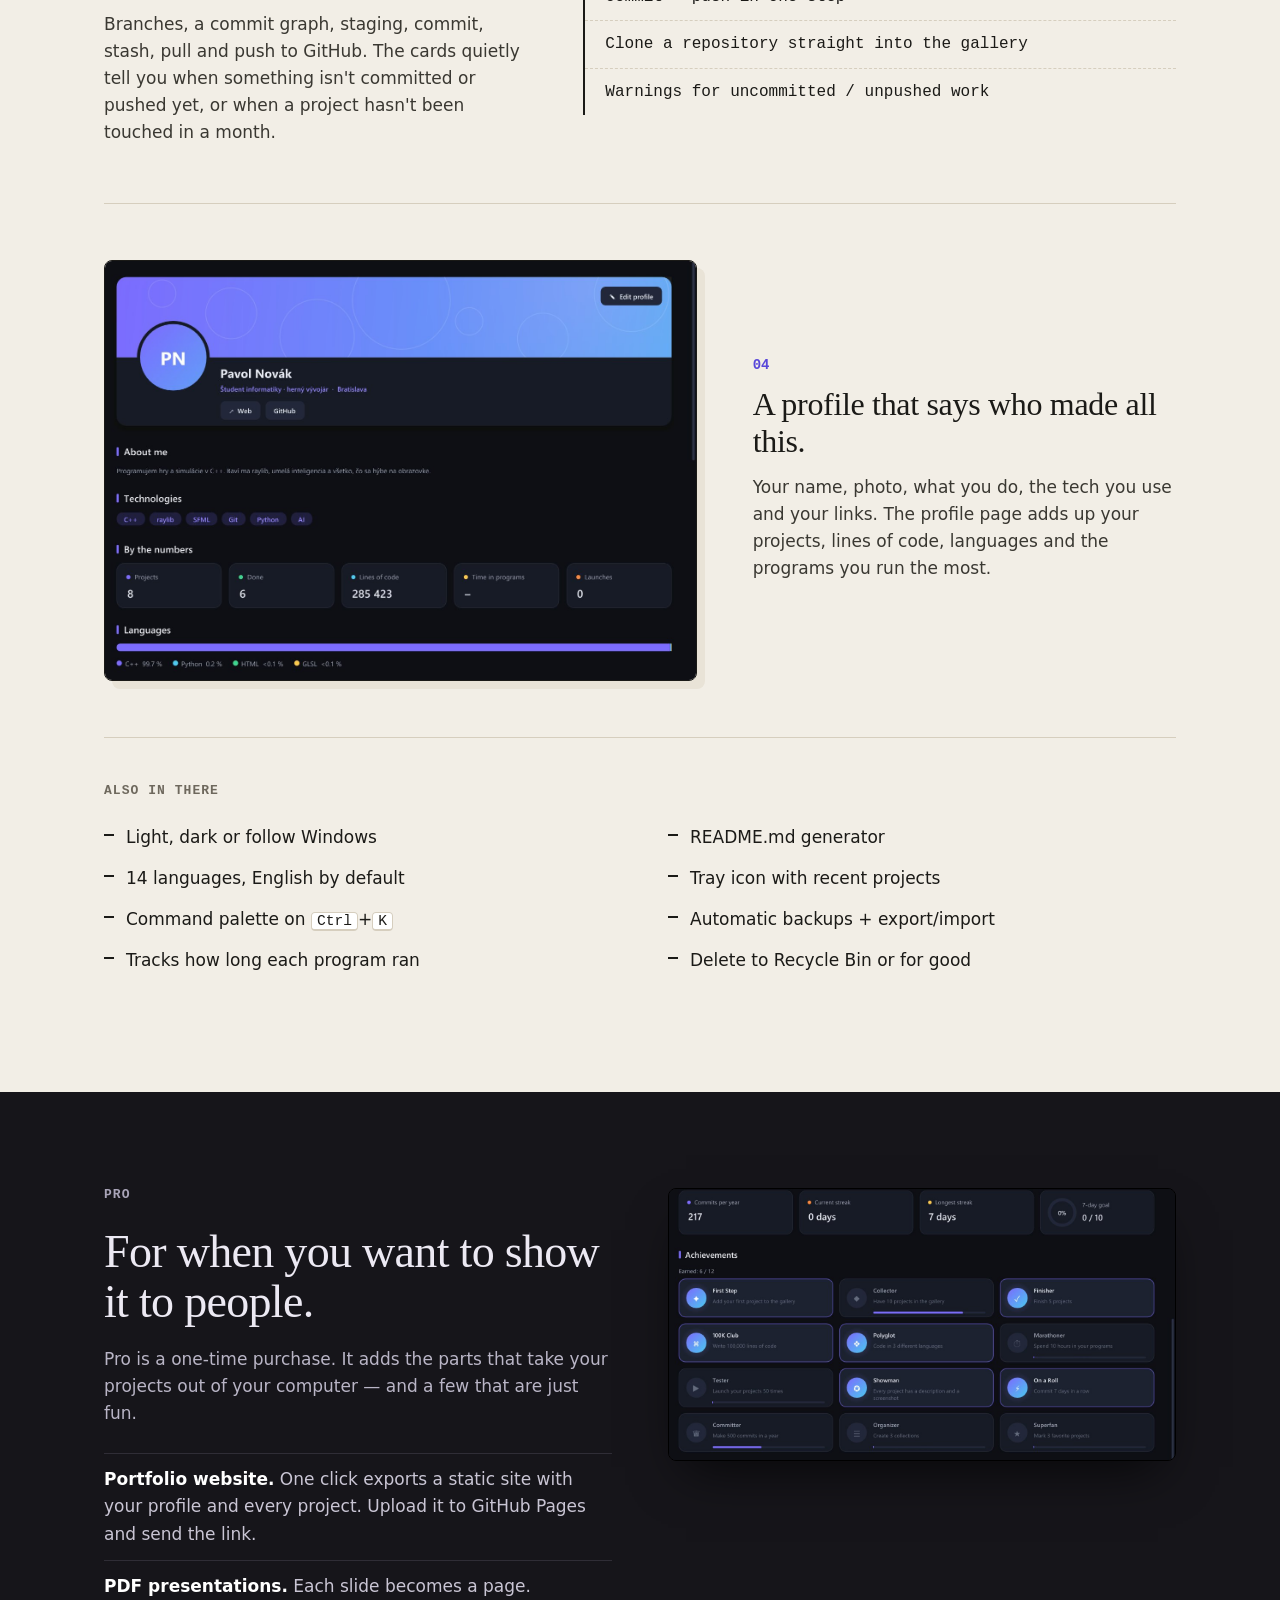
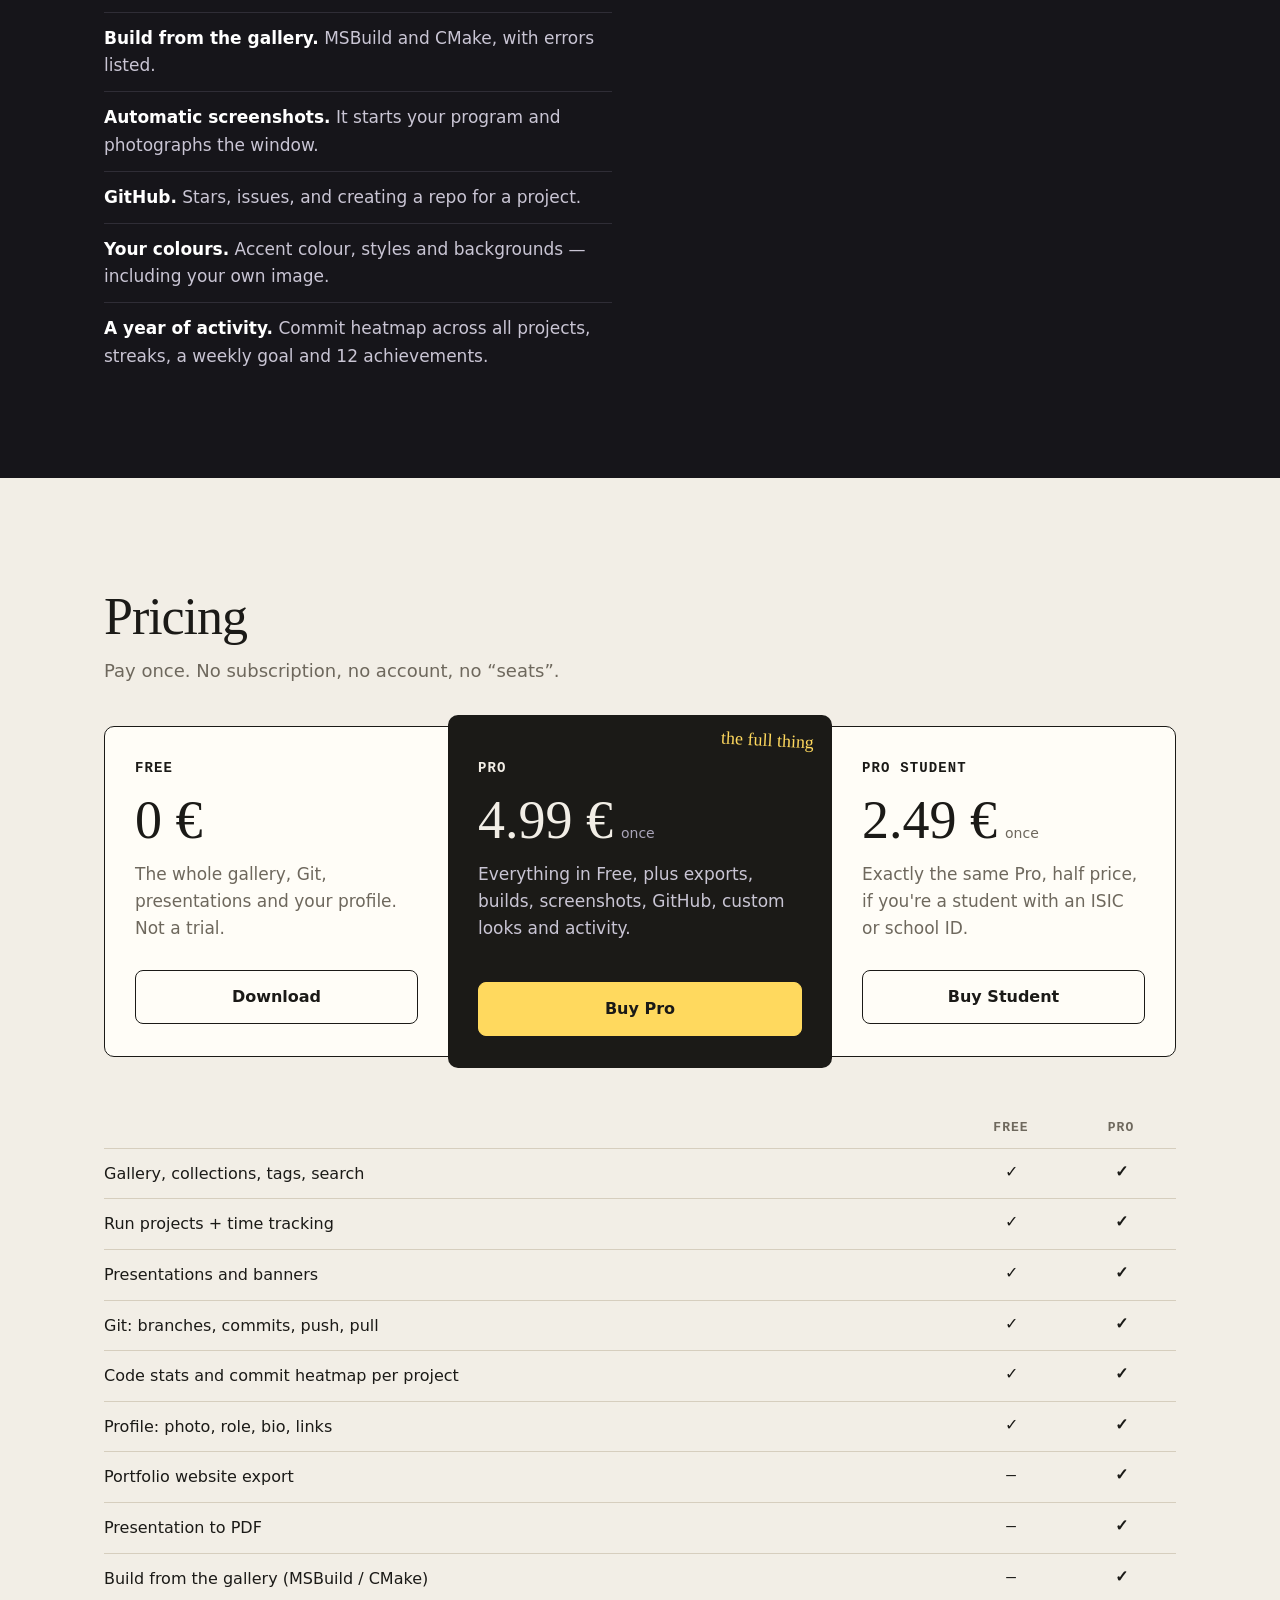
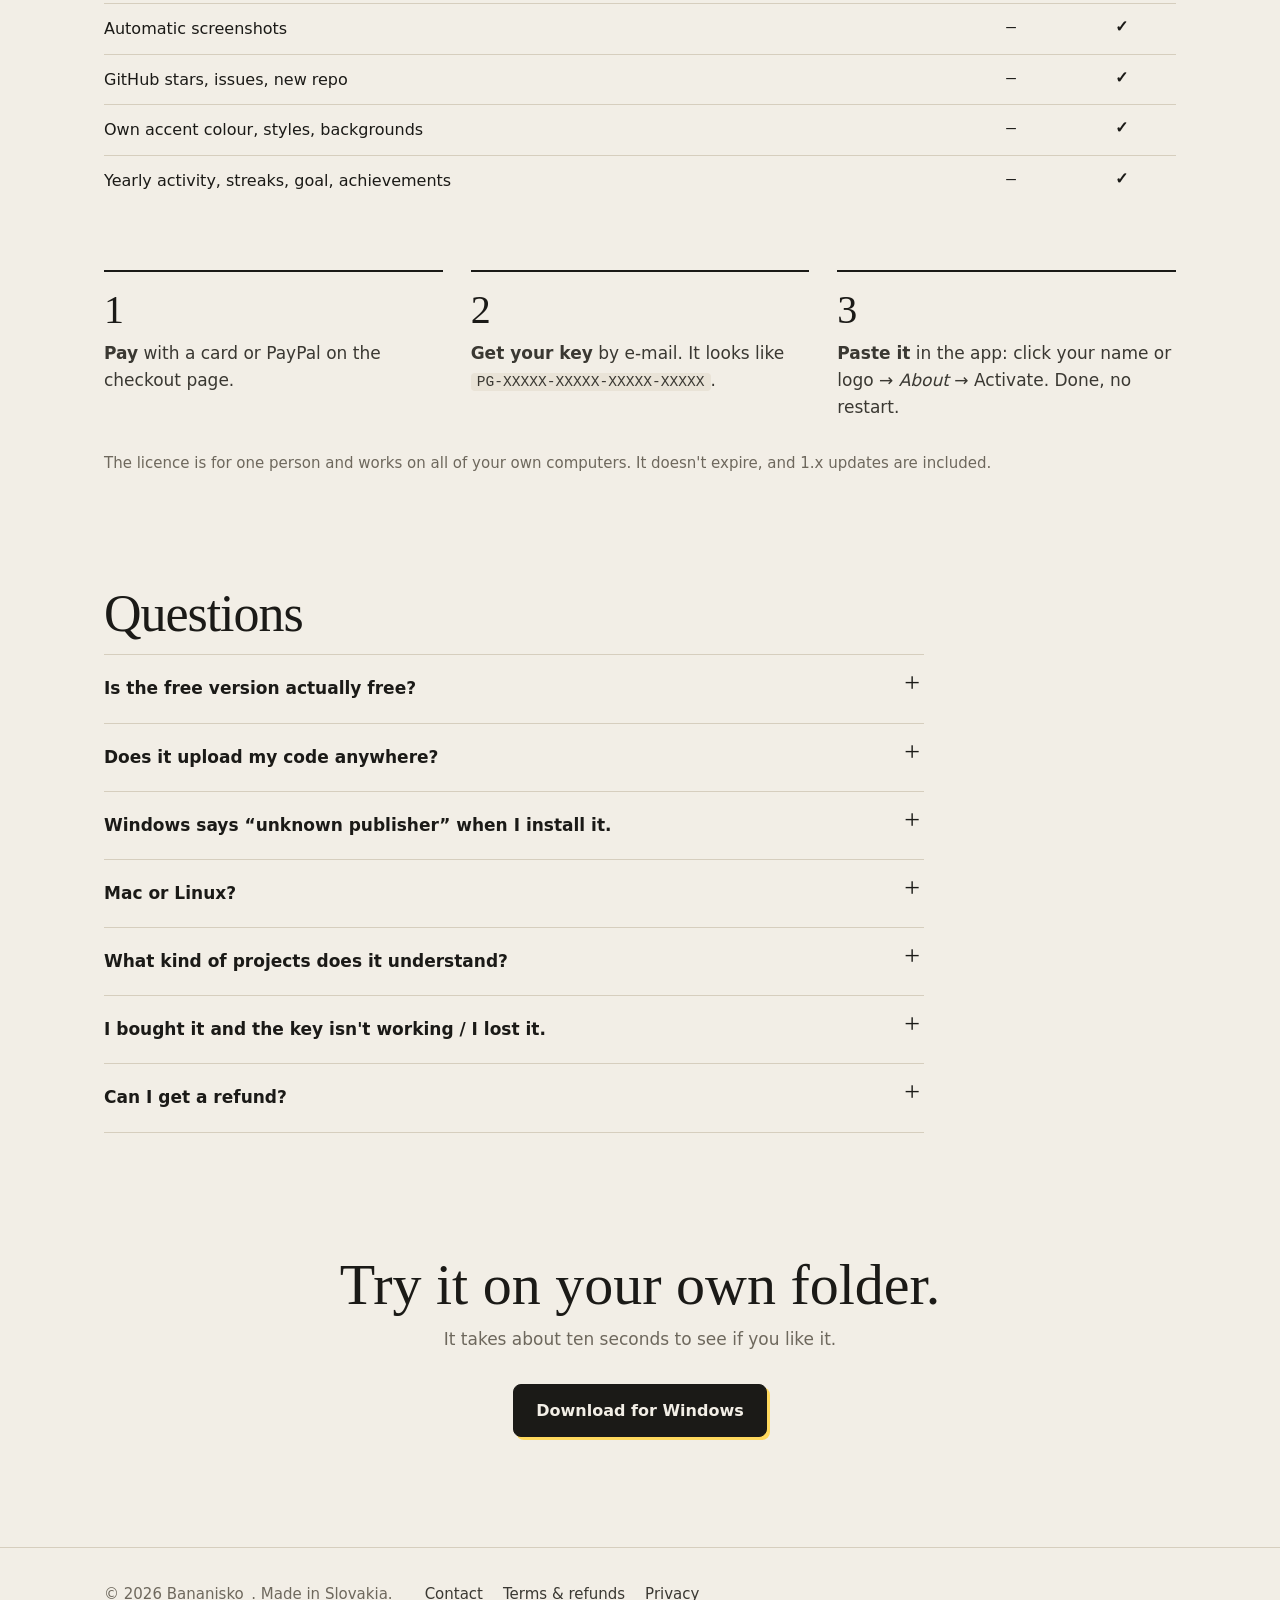
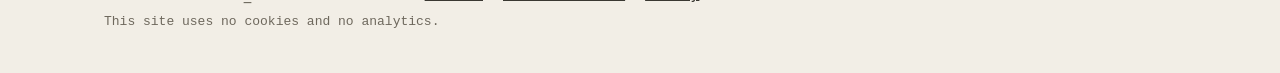
<file: index-classic.html>
<!doctype html>
<html lang="en">
<head>
<meta charset="utf-8">
<meta name="viewport" content="width=device-width, initial-scale=1">
<title>Project Gallery — all your projects in one window</title>
<meta name="description" content="A small Windows app that turns the folder full of your old and new projects into a gallery you can actually open, run and show to people.">
<meta name="robots" content="noindex">
<link rel="canonical" href="index.html">
<link rel="icon" href="assets/img/favicon.svg" type="image/svg+xml">
<link rel="stylesheet" href="assets/css/style.css">
<meta property="og:title" content="Project Gallery">
<meta property="og:description" content="All your projects in one window. Free for Windows, Pro for 4.99 €.">
<meta property="og:image" content="assets/img/gallery.jpg">
</head>
<body>

<header class="top">
  <div class="wrap top-in">
    <a class="brand" href="#">
      <img class="logo" src="assets/img/logo.svg" width="26" height="26" alt="">
      Project Gallery
    </a>
    <nav>
      <a href="#features">What it does</a>
      <a href="#pricing">Pricing</a>
      <a href="#faq">FAQ</a>
      <a class="nav-dl" data-href="download" href="#">Download</a>
    </nav>
  </div>
</header>

<main>

<section class="hero wrap">
  <p class="kicker">Windows app · <span data-site="version">1.3.0</span></p>
  <h1>All your projects,<br>finally in <em>one</em> window.</h1>
  <p class="lede">You know the folder. School assignments, half-finished games, that one tool you wrote at 2 a.m. and never opened again. Project Gallery turns it into a wall of cards you can open, run, present and actually be proud of.</p>
  <div class="cta">
    <a class="btn btn-ink" data-href="download" href="#">Download for Windows</a>
    <a class="btn btn-line" href="#pricing">Get Pro — <span data-site="pricePro">4.99 €</span></a>
  </div>
  <p class="meta">Free forever · Windows 10 &amp; 11 · 2.9 MB · works offline · 14 languages</p>
</section>

<section class="shot-band">
  <div class="wrap">
    <figure class="hero-shot">
      <img src="assets/img/gallery.jpg" width="1710" height="979" alt="Project Gallery main window with project cards" data-zoom>
      <figcaption><span class="hand">↑ that's my actual gallery, not a mockup</span></figcaption>
    </figure>
  </div>
</section>

<section class="note wrap">
  <div class="note-card">
    <h2>Why this exists</h2>
    <p>I had around thirty projects spread over three disks and two old laptops. Some ran, some didn't, and I couldn't remember which one was the good maze generator. When someone asked “so what have you made?”, I had nothing to show except a file explorer.</p>
    <p>So I built a gallery for them. It scans one folder, makes a card for every project, figures out the language and size, and lets me start each one with a single click. Then I kept adding the things I missed: Git, screenshots, presentations, a profile. That's this app.</p>
    <p class="sign">— <span data-site="author">the author</span></p>
  </div>
</section>

<section id="features" class="features wrap">
  <h2 class="section-h">What it does</h2>

  <article class="feat">
    <div class="feat-text">
      <span class="num">01</span>
      <h3>Drop projects in a folder. Get a gallery.</h3>
      <p>Everything inside <code>Documents\Project Gallery</code> becomes a card: name, language, lines of code, last change and a generated banner. Add tags, collections (School, Games, Tools…) and favourites. Drag any other folder onto the window to add it too.</p>
    </div>
    <figure class="feat-img"><img src="assets/img/gallery.jpg" alt="Gallery view" loading="lazy" data-zoom></figure>
  </article>

  <article class="feat flip">
    <div class="feat-text">
      <span class="num">02</span>
      <h3>Every project gets its own page.</h3>
      <p>Write a short description, list the main features, add screenshots. The <b>Run</b> button starts the .exe, and you can open the project in Visual Studio, VS Code, CLion or Rider. Press F5 and it becomes a fullscreen presentation — handy at school or a job interview.</p>
    </div>
    <figure class="feat-img"><img src="assets/img/project.jpg" alt="Project detail page" loading="lazy" data-zoom></figure>
  </article>

  <article class="feat">
    <div class="feat-text">
      <span class="num">03</span>
      <h3>Git, without opening another program.</h3>
      <p>Branches, a commit graph, staging, commit, stash, pull and push to GitHub. The cards quietly tell you when something isn't committed or pushed yet, or when a project hasn't been touched in a month.</p>
    </div>
    <div class="feat-list">
      <ul>
        <li>Switch branches and jump between commits</li>
        <li>Commit + push in one step</li>
        <li>Clone a repository straight into the gallery</li>
        <li>Warnings for uncommitted / unpushed work</li>
      </ul>
    </div>
  </article>

  <article class="feat flip">
    <div class="feat-text">
      <span class="num">04</span>
      <h3>A profile that says who made all this.</h3>
      <p>Your name, photo, what you do, the tech you use and your links. The profile page adds up your projects, lines of code, languages and the programs you run the most.</p>
    </div>
    <figure class="feat-img"><img src="assets/img/profile.jpg" alt="Profile page" loading="lazy" data-zoom></figure>
  </article>

  <div class="also">
    <h3>Also in there</h3>
    <ul>
      <li>Light, dark or follow Windows</li>
      <li>14 languages, English by default</li>
      <li>Command palette on <kbd>Ctrl</kbd>+<kbd>K</kbd></li>
      <li>Tracks how long each program ran</li>
      <li>README.md generator</li>
      <li>Tray icon with recent projects</li>
      <li>Automatic backups + export/import</li>
      <li>Delete to Recycle Bin or for good</li>
    </ul>
  </div>
</section>

<section class="pro-band">
  <div class="wrap pro-in">
    <div class="pro-text">
      <p class="kicker light">Pro</p>
      <h2>For when you want to show it to people.</h2>
      <p>Pro is a one-time purchase. It adds the parts that take your projects out of your computer — and a few that are just fun.</p>
      <ul class="pro-list">
        <li><b>Portfolio website.</b> One click exports a static site with your profile and every project. Upload it to GitHub Pages and send the link.</li>
        <li><b>PDF presentations.</b> Each slide becomes a page.</li>
        <li><b>Build from the gallery.</b> MSBuild and CMake, with errors listed.</li>
        <li><b>Automatic screenshots.</b> It starts your program and photographs the window.</li>
        <li><b>GitHub.</b> Stars, issues, and creating a repo for a project.</li>
        <li><b>Your colours.</b> Accent colour, styles and backgrounds — including your own image.</li>
        <li><b>A year of activity.</b> Commit heatmap across all projects, streaks, a weekly goal and 12 achievements.</li>
      </ul>
    </div>
    <figure class="pro-img"><img src="assets/img/achievements.jpg" alt="Activity and achievements" loading="lazy" data-zoom></figure>
  </div>
</section>

<section id="pricing" class="pricing wrap">
  <h2 class="section-h">Pricing</h2>
  <p class="section-sub">Pay once. No subscription, no account, no “seats”.</p>

  <div class="plans">
    <div class="plan">
      <h3>Free</h3>
      <p class="price">0 €</p>
      <p class="plan-d">The whole gallery, Git, presentations and your profile. Not a trial.</p>
      <a class="btn btn-line" data-href="download" href="#">Download</a>
    </div>
    <div class="plan plan-main">
      <span class="tag">the full thing</span>
      <h3>Pro</h3>
      <p class="price"><span data-site="pricePro">4.99 €</span><small>once</small></p>
      <p class="plan-d">Everything in Free, plus exports, builds, screenshots, GitHub, custom looks and activity.</p>
      <a class="btn btn-ink" data-buy="buyPro" href="#">Buy Pro</a>
    </div>
    <div class="plan">
      <h3>Pro Student</h3>
      <p class="price"><span data-site="priceStudent">2.49 €</span><small>once</small></p>
      <p class="plan-d">Exactly the same Pro, half price, if you're a student with an ISIC or school ID.</p>
      <a class="btn btn-line" data-buy="buyStudent" href="#">Buy Student</a>
    </div>
  </div>

  <table class="compare">
    <thead><tr><th></th><th>Free</th><th>Pro</th></tr></thead>
    <tbody>
      <tr><td>Gallery, collections, tags, search</td><td>✓</td><td>✓</td></tr>
      <tr><td>Run projects + time tracking</td><td>✓</td><td>✓</td></tr>
      <tr><td>Presentations and banners</td><td>✓</td><td>✓</td></tr>
      <tr><td>Git: branches, commits, push, pull</td><td>✓</td><td>✓</td></tr>
      <tr><td>Code stats and commit heatmap per project</td><td>✓</td><td>✓</td></tr>
      <tr><td>Profile: photo, role, bio, links</td><td>✓</td><td>✓</td></tr>
      <tr><td>Portfolio website export</td><td>—</td><td>✓</td></tr>
      <tr><td>Presentation to PDF</td><td>—</td><td>✓</td></tr>
      <tr><td>Build from the gallery (MSBuild / CMake)</td><td>—</td><td>✓</td></tr>
      <tr><td>Automatic screenshots</td><td>—</td><td>✓</td></tr>
      <tr><td>GitHub stars, issues, new repo</td><td>—</td><td>✓</td></tr>
      <tr><td>Own accent colour, styles, backgrounds</td><td>—</td><td>✓</td></tr>
      <tr><td>Yearly activity, streaks, goal, achievements</td><td>—</td><td>✓</td></tr>
    </tbody>
  </table>

  <ol class="steps">
    <li><b>Pay</b> with a card or PayPal on the checkout page.</li>
    <li><b>Get your key</b> by e-mail. It looks like <code>PG-XXXXX-XXXXX-XXXXX-XXXXX</code>.</li>
    <li><b>Paste it</b> in the app: click your name or logo → <i>About</i> → Activate. Done, no restart.</li>
  </ol>
  <p class="fine">The licence is for one person and works on all of your own computers. It doesn't expire, and 1.x updates are included.</p>
</section>

<section id="faq" class="faq wrap">
  <h2 class="section-h">Questions</h2>
  <details><summary>Is the free version actually free?</summary><p>Yes. No time limit, no watermark, no nagging. Pro only adds extra features on top.</p></details>
  <details><summary>Does it upload my code anywhere?</summary><p>No. Everything stays on your disk. The app only goes online if you ask it to: Git push/pull, GitHub features with your own token, and the update check (which you can turn off).</p></details>
  <details><summary>Windows says “unknown publisher” when I install it.</summary><p>That's SmartScreen. The installer isn't signed with a paid certificate yet. Click <i>More info</i> → <i>Run anyway</i>. If you'd rather not, that's completely fair — wait for a signed release.</p></details>
  <details><summary>Mac or Linux?</summary><p>Not right now. It's written in C++ with DirectX 11, so it's Windows only.</p></details>
  <details><summary>What kind of projects does it understand?</summary><p>Anything in a folder. It finds Visual Studio solutions, built executables and Git repositories on its own, and counts lines of code for the common languages. If it can't find the .exe, you point it at one.</p></details>
  <details><summary>I bought it and the key isn't working / I lost it.</summary><p>Write to <a data-href="mailto" href="#"><span data-site="email">e-mail</span></a> with the address you paid with and I'll sort it out.</p></details>
  <details><summary>Can I get a refund?</summary><p>Yes, within 14 days, no questions asked. Just send an e-mail.</p></details>
</section>

<section class="last wrap">
  <h2>Try it on your own folder.</h2>
  <p>It takes about ten seconds to see if you like it.</p>
  <a class="btn btn-ink" data-href="download" href="#">Download for Windows</a>
</section>

</main>

<footer class="foot">
  <div class="wrap foot-in">
    <p>© <span data-year>2026</span> <span data-site="author">the author</span>. Made in Slovakia.</p>
    <p class="foot-links"><a data-href="mailto" href="#">Contact</a><a href="terms.html">Terms &amp; refunds</a><a href="privacy.html">Privacy</a></p>
    <p class="foot-small">This site uses no cookies and no analytics.</p>
  </div>
</footer>

<div class="lightbox" hidden><img alt=""></div>

<script src="assets/js/config.js"></script>
<script src="assets/js/main.js"></script>
</body>
</html>
</file>
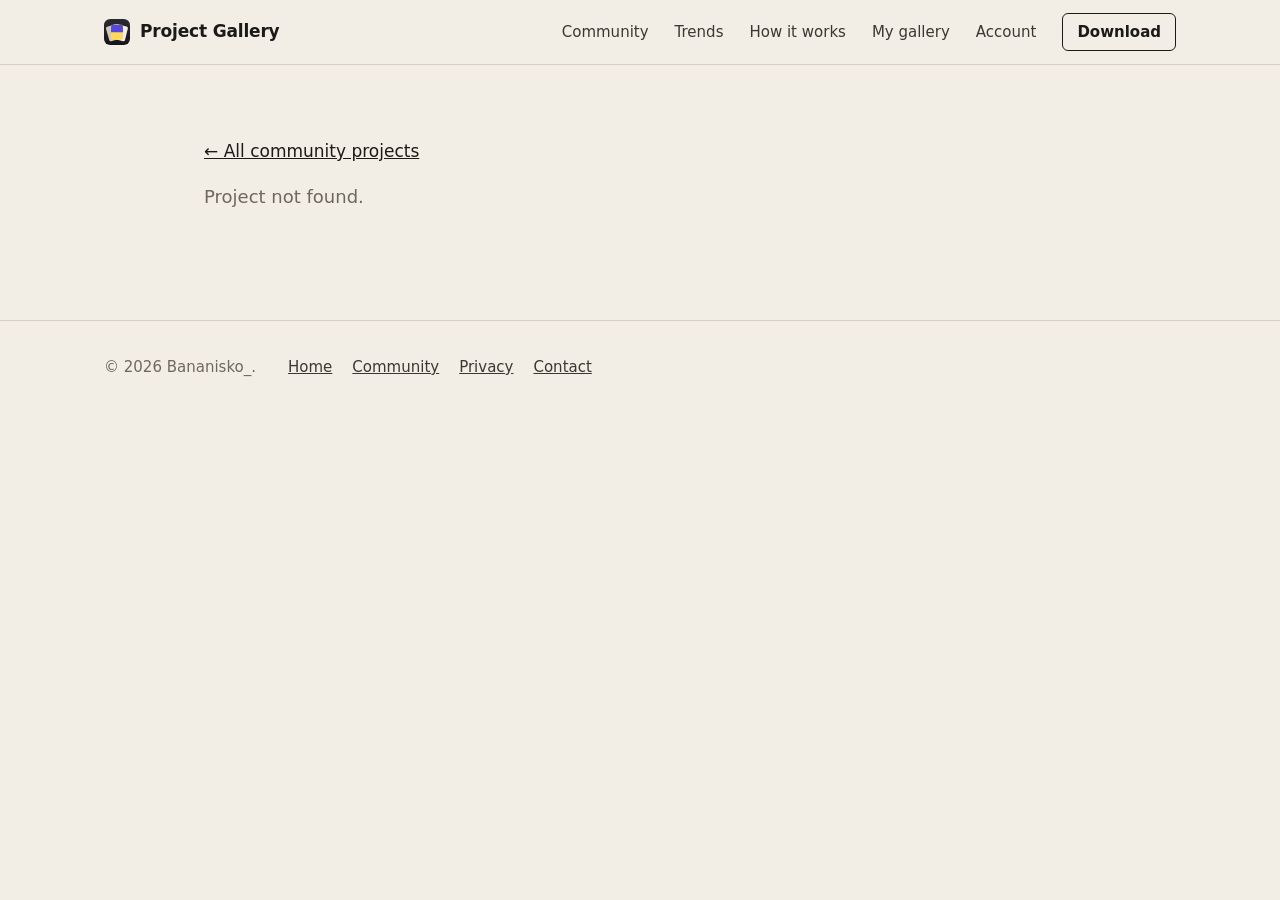
<file: p.html>
<!doctype html>
<html lang="en">
<head>
<meta charset="utf-8">
<meta name="viewport" content="width=device-width, initial-scale=1">
<title>Project — Project Gallery Community</title>
<meta name="description" content="Projects people made and shared with Project Gallery – games, simulations, tools and school projects.">
<link rel="icon" href="assets/img/favicon.svg" type="image/svg+xml">
<link rel="stylesheet" href="assets/css/style.css">
<link rel="stylesheet" href="assets/css/community.css">
</head>
<body>
<header class="top">
  <div class="wrap top-in">
    <a class="brand" href="index.html"><img class="logo" src="assets/img/logo.svg" width="26" height="26" alt=""> Project Gallery</a>
    <nav><a href="explore.html">Community</a><a href="trends.html">Trends</a><a href="index.html#how">How it works</a><a href="app.html">My gallery</a><a href="account.html">Account</a><a class="nav-dl" data-href="download" href="#">Download</a></nav>
  </div>
</header>
<main class="wrap cm cm-detail">
  <p><a href="explore.html">← All community projects</a></p>
  <div id="detail"><p class="cm-empty">Loading…</p></div>
</main>

<footer class="foot">
  <div class="wrap foot-in">
    <p>© <span data-year>2026</span> <span data-site="author">the author</span>.</p>
    <p class="foot-links"><a href="index.html">Home</a><a href="explore.html">Community</a><a href="privacy.html">Privacy</a><a data-href="mailto" href="#">Contact</a></p>
  </div>
</footer>
<div class="lightbox" hidden><img alt=""></div>
<script src="assets/js/config.js"></script>
<script src="assets/js/main.js"></script>
<script src="assets/js/community.js"></script>
</body>
</html>
</file>
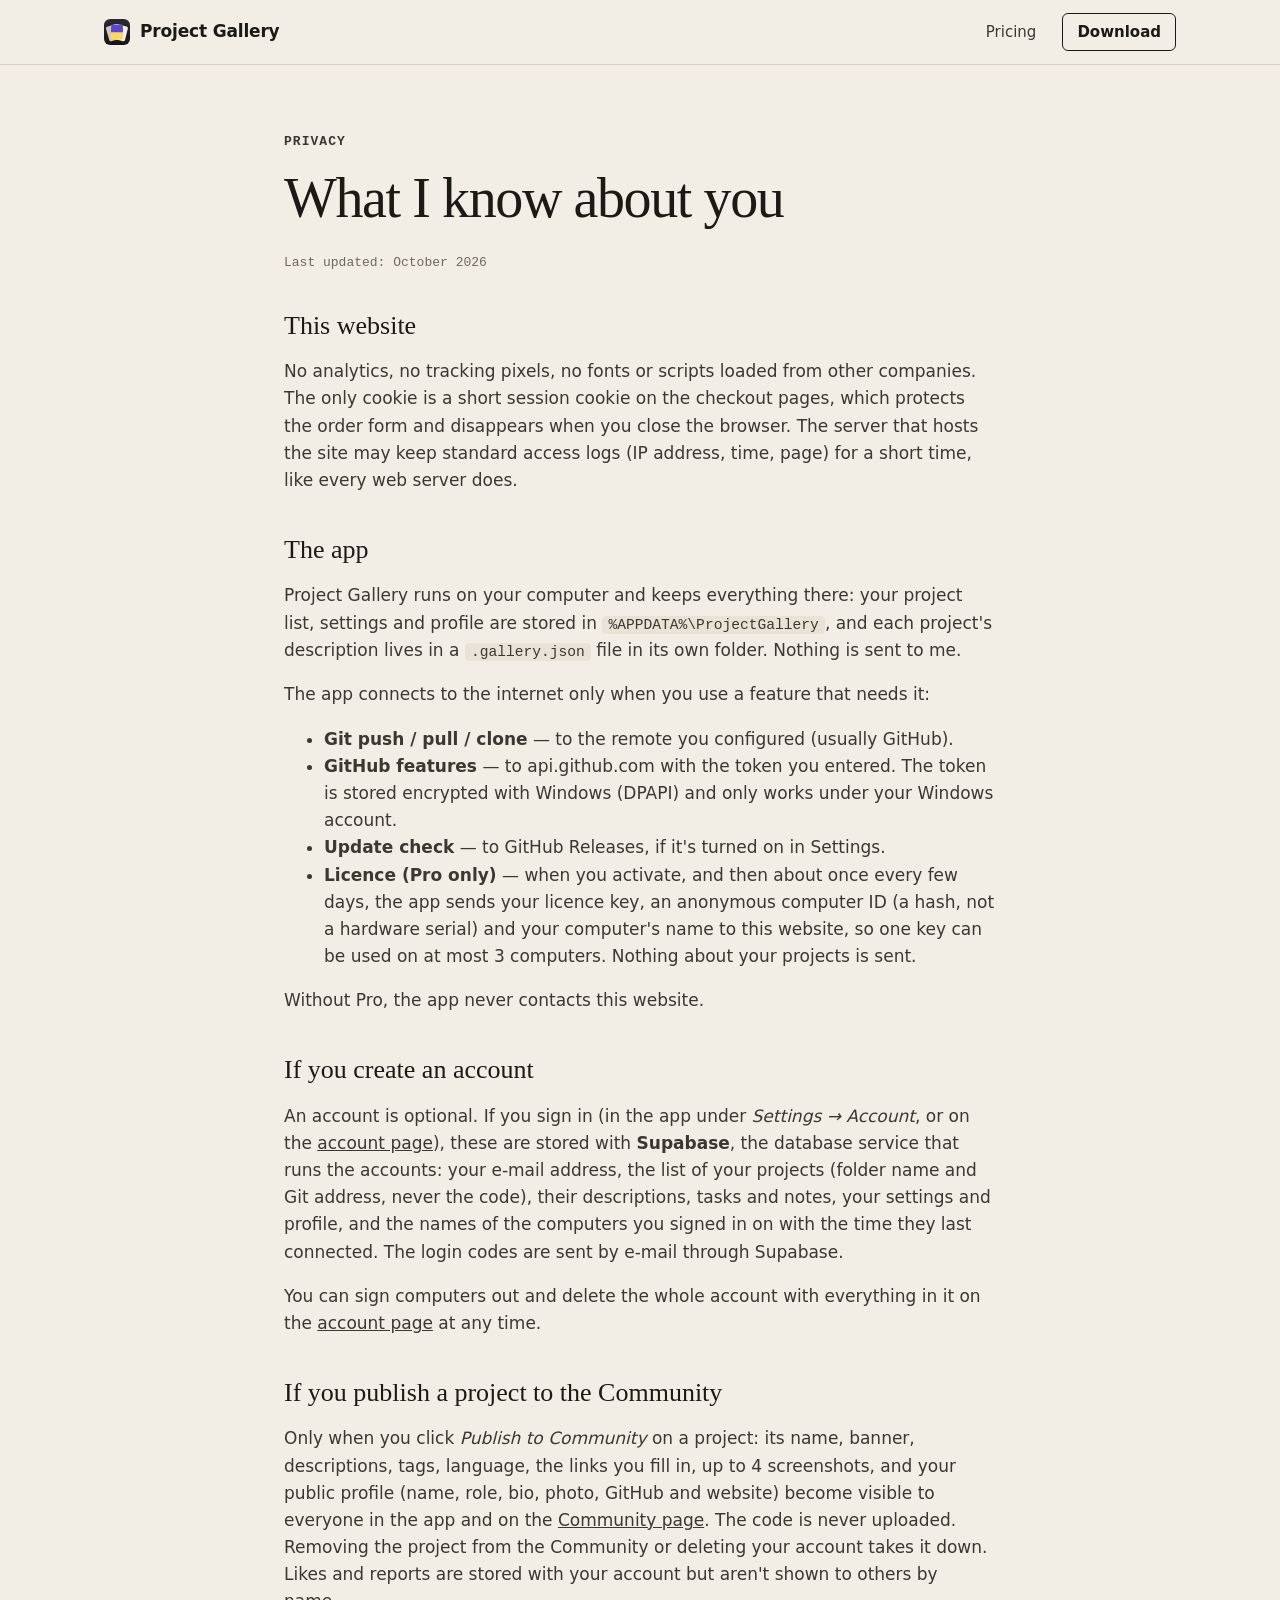
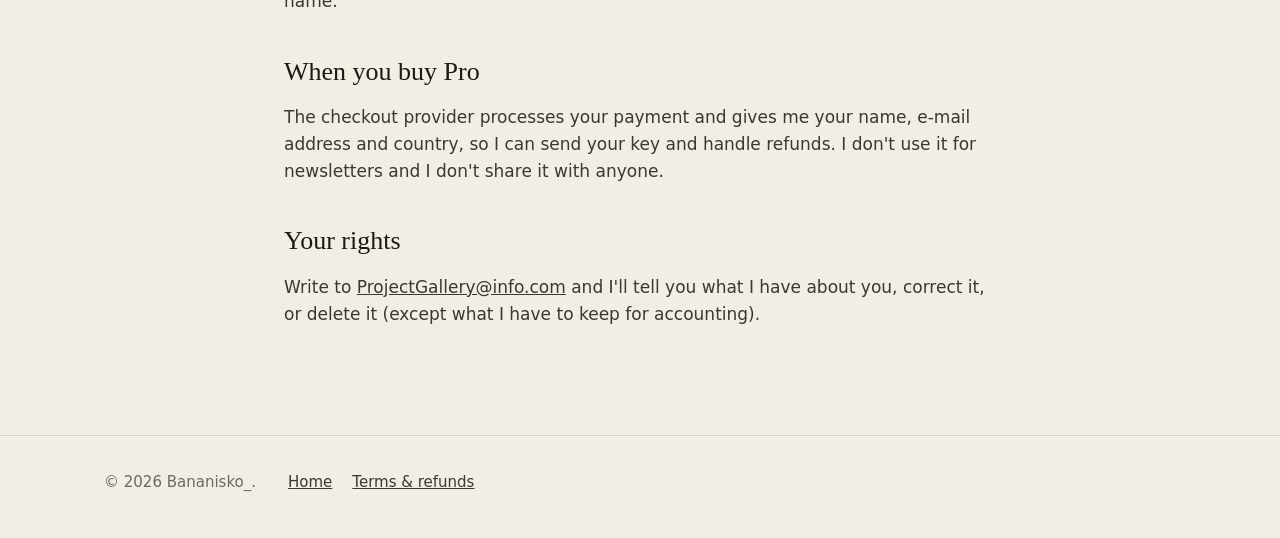
<file: privacy.html>
<!doctype html>
<html lang="en">
<head>
<meta charset="utf-8">
<meta name="viewport" content="width=device-width, initial-scale=1">
<title>Privacy — Project Gallery</title>
<link rel="icon" href="assets/img/favicon.svg" type="image/svg+xml">
<link rel="stylesheet" href="assets/css/style.css">
</head>
<body>
<header class="top">
  <div class="wrap top-in">
    <a class="brand" href="index.html">
      <img class="logo" src="assets/img/logo.svg" width="26" height="26" alt="">
      Project Gallery
    </a>
    <nav><a href="index.html#pricing">Pricing</a><a class="nav-dl" data-href="download" href="#">Download</a></nav>
  </div>
</header>

<main class="wrap legal">
  <p class="kicker">Privacy</p>
  <h1>What I know about you</h1>
  <p class="updated">Last updated: October 2026</p>

  <h2>This website</h2>
  <p>No analytics, no tracking pixels, no fonts or scripts loaded from other companies. The only cookie is a short session cookie on the checkout pages, which protects the order form and disappears when you close the browser. The server that hosts the site may keep standard access logs (IP address, time, page) for a short time, like every web server does.</p>

  <h2>The app</h2>
  <p>Project Gallery runs on your computer and keeps everything there: your project list, settings and profile are stored in <code>%APPDATA%\ProjectGallery</code>, and each project's description lives in a <code>.gallery.json</code> file in its own folder. Nothing is sent to me.</p>
  <p>The app connects to the internet only when you use a feature that needs it:</p>
  <ul>
    <li><b>Git push / pull / clone</b> — to the remote you configured (usually GitHub).</li>
    <li><b>GitHub features</b> — to api.github.com with the token you entered. The token is stored encrypted with Windows (DPAPI) and only works under your Windows account.</li>
    <li><b>Update check</b> — to GitHub Releases, if it's turned on in Settings.</li>
    <li><b>Licence (Pro only)</b> — when you activate, and then about once every few days, the app sends your licence key, an anonymous computer ID (a hash, not a hardware serial) and your computer's name to this website, so one key can be used on at most 3 computers. Nothing about your projects is sent.</li>
  </ul>
  <p>Without Pro, the app never contacts this website.</p>

  <h2>If you create an account</h2>
  <p>An account is optional. If you sign in (in the app under <i>Settings → Account</i>, or on the <a href="account.html">account page</a>), these are stored with <b>Supabase</b>, the database service that runs the accounts: your e-mail address, the list of your projects (folder name and Git address, never the code), their descriptions, tasks and notes, your settings and profile, and the names of the computers you signed in on with the time they last connected. The login codes are sent by e-mail through Supabase.</p>
  <p>You can sign computers out and delete the whole account with everything in it on the <a href="account.html">account page</a> at any time.</p>

  <h2>If you publish a project to the Community</h2>
  <p>Only when you click <i>Publish to Community</i> on a project: its name, banner, descriptions, tags, language, the links you fill in, up to 4 screenshots, and your public profile (name, role, bio, photo, GitHub and website) become visible to everyone in the app and on the <a href="explore.html">Community page</a>. The code is never uploaded. Removing the project from the Community or deleting your account takes it down. Likes and reports are stored with your account but aren't shown to others by name.</p>

  <h2>When you buy Pro</h2>
  <p>The checkout provider processes your payment and gives me your name, e-mail address and country, so I can send your key and handle refunds. I don't use it for newsletters and I don't share it with anyone.</p>

  <h2>Your rights</h2>
  <p>Write to <a data-href="mailto" href="#"><span data-site="email">e-mail</span></a> and I'll tell you what I have about you, correct it, or delete it (except what I have to keep for accounting).</p>
</main>

<footer class="foot">
  <div class="wrap foot-in">
    <p>© <span data-year>2026</span> <span data-site="author">the author</span>.</p>
    <p class="foot-links"><a href="index.html">Home</a><a href="terms.html">Terms &amp; refunds</a></p>
  </div>
</footer>
<script src="assets/js/config.js"></script>
<script src="assets/js/main.js"></script>
</body>
</html>
</file>
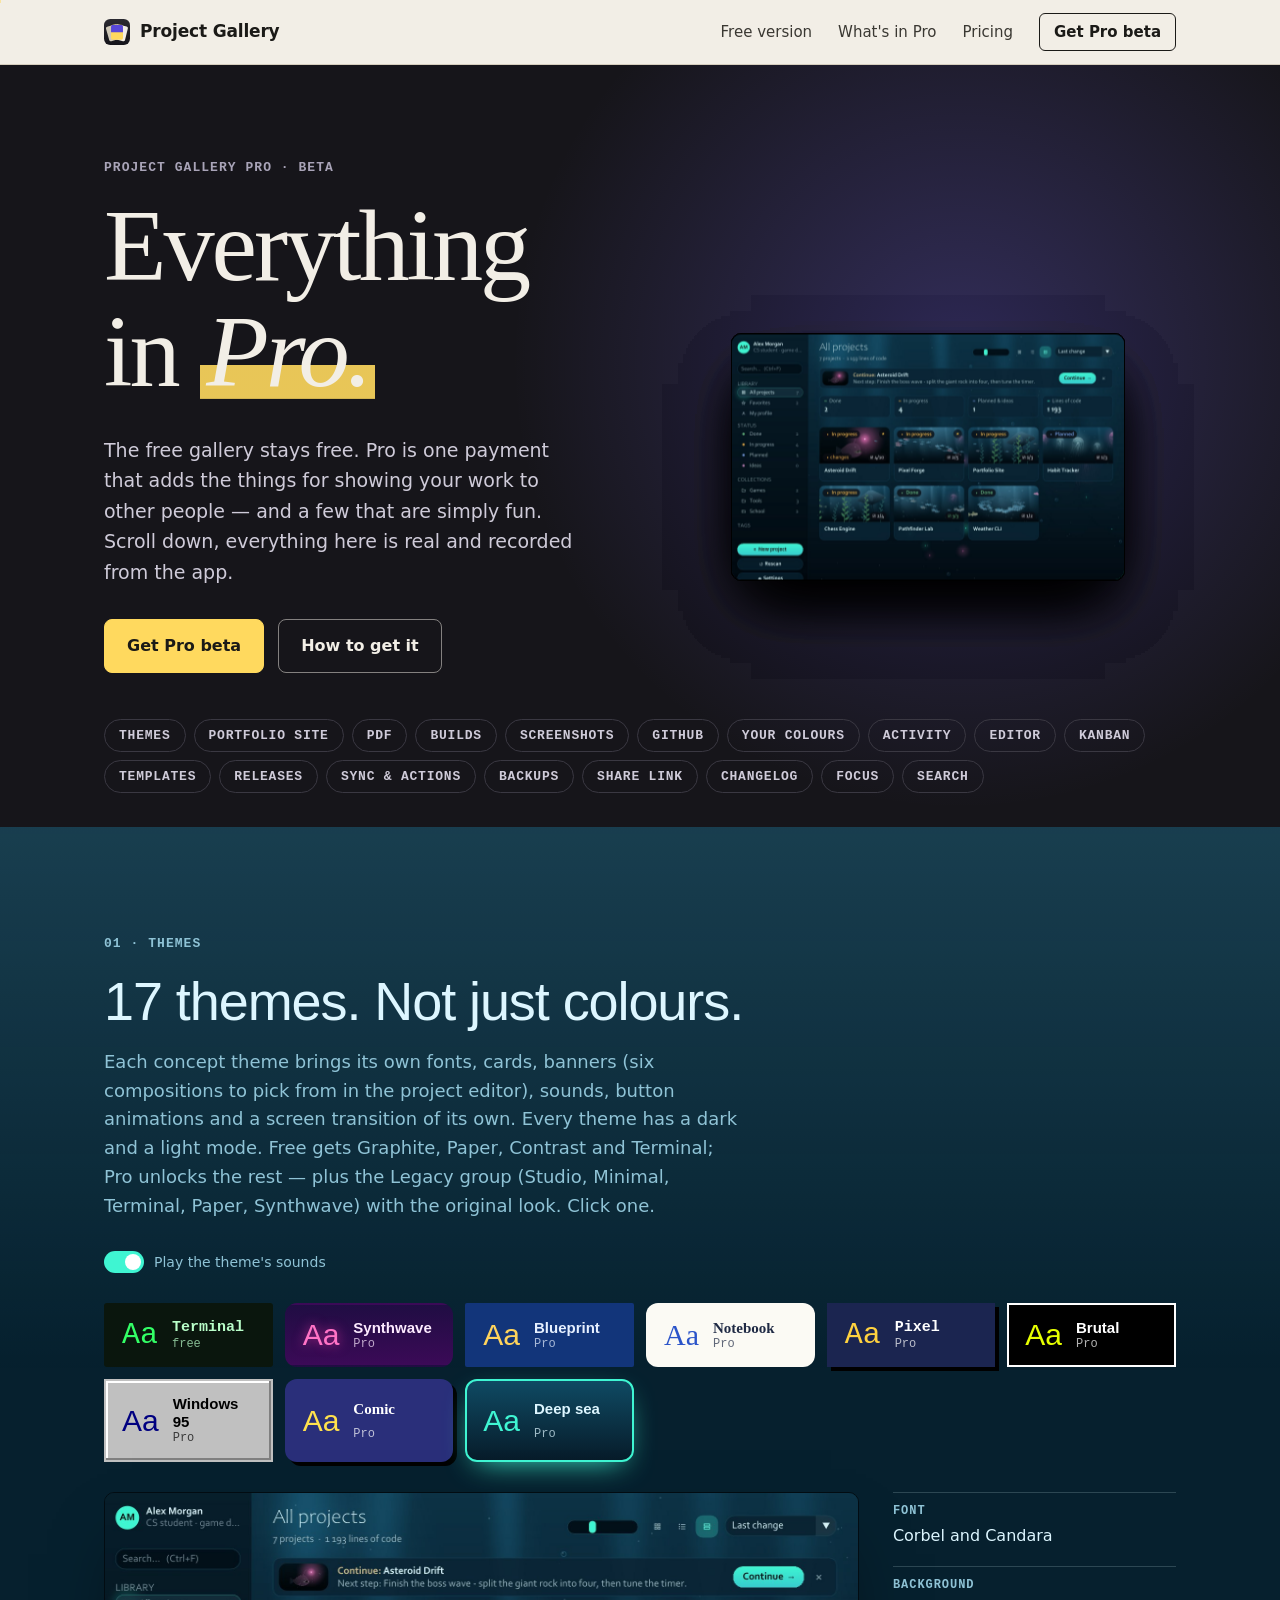
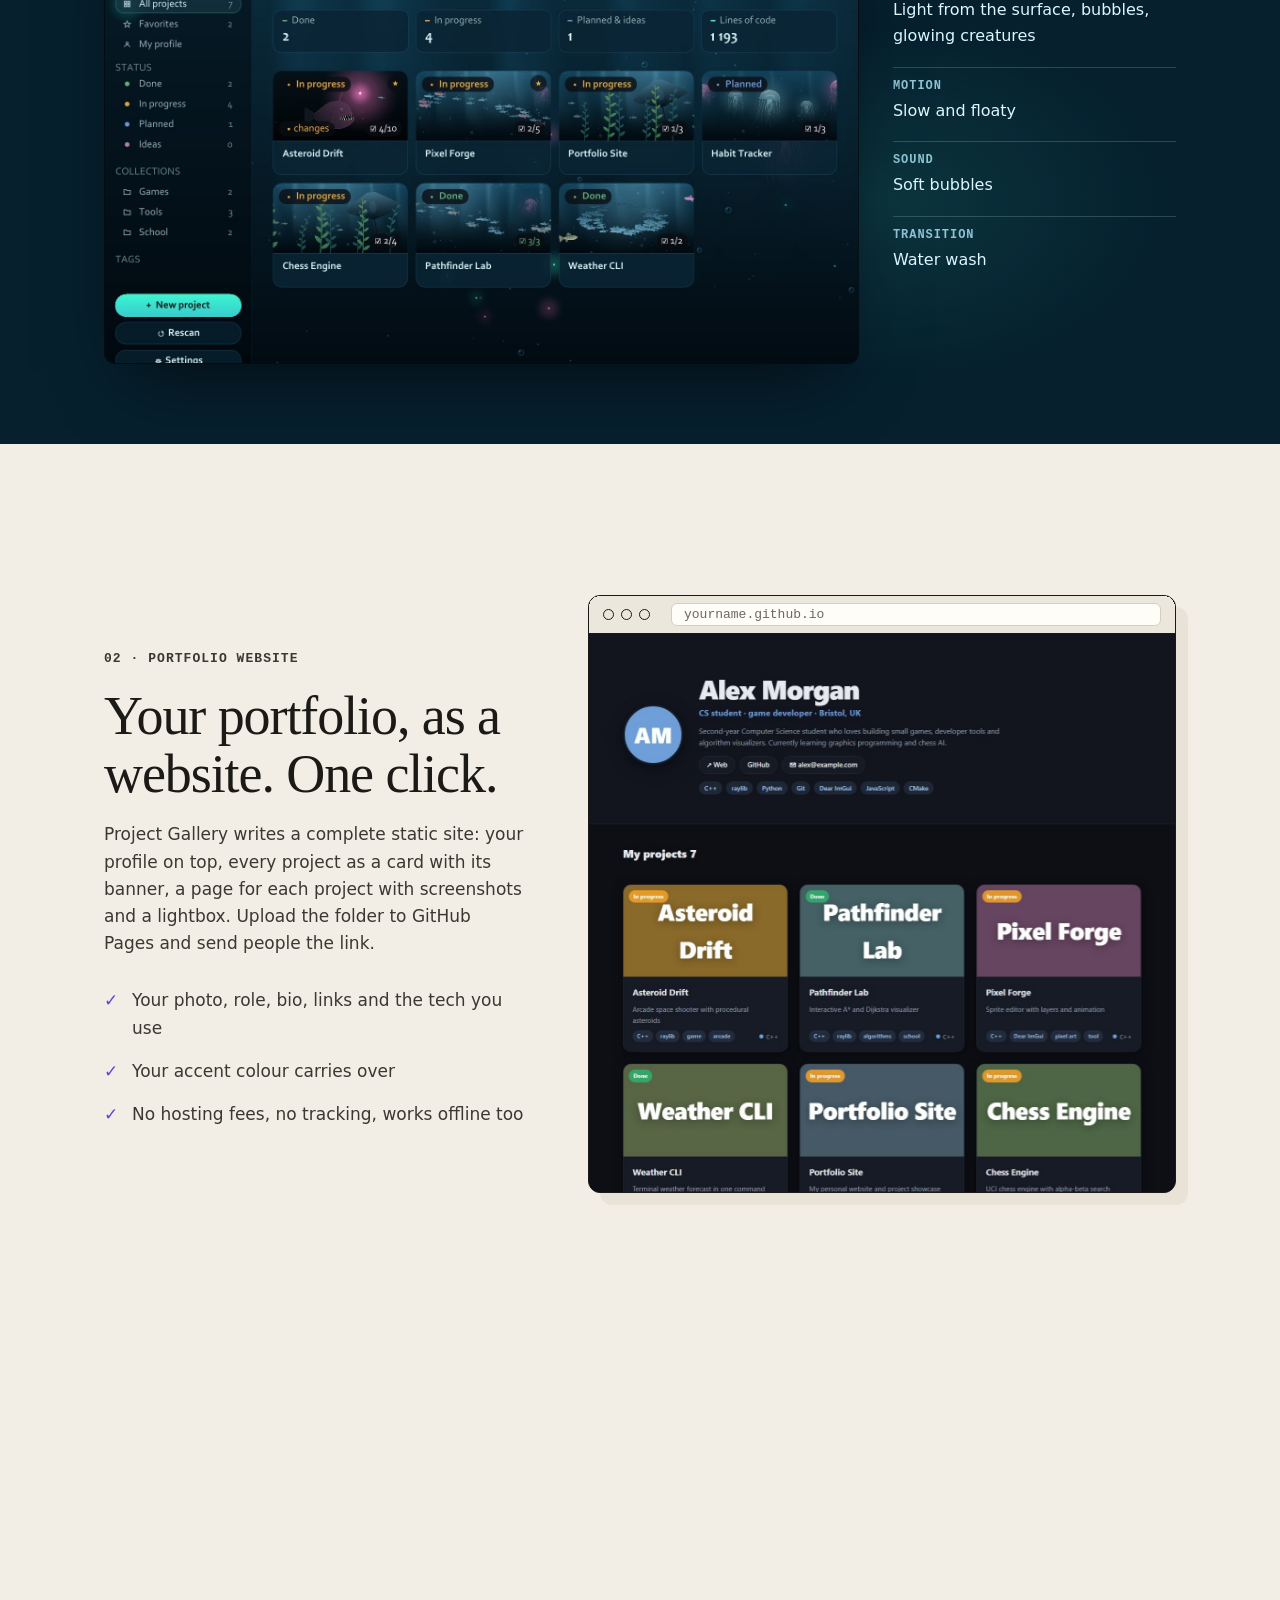
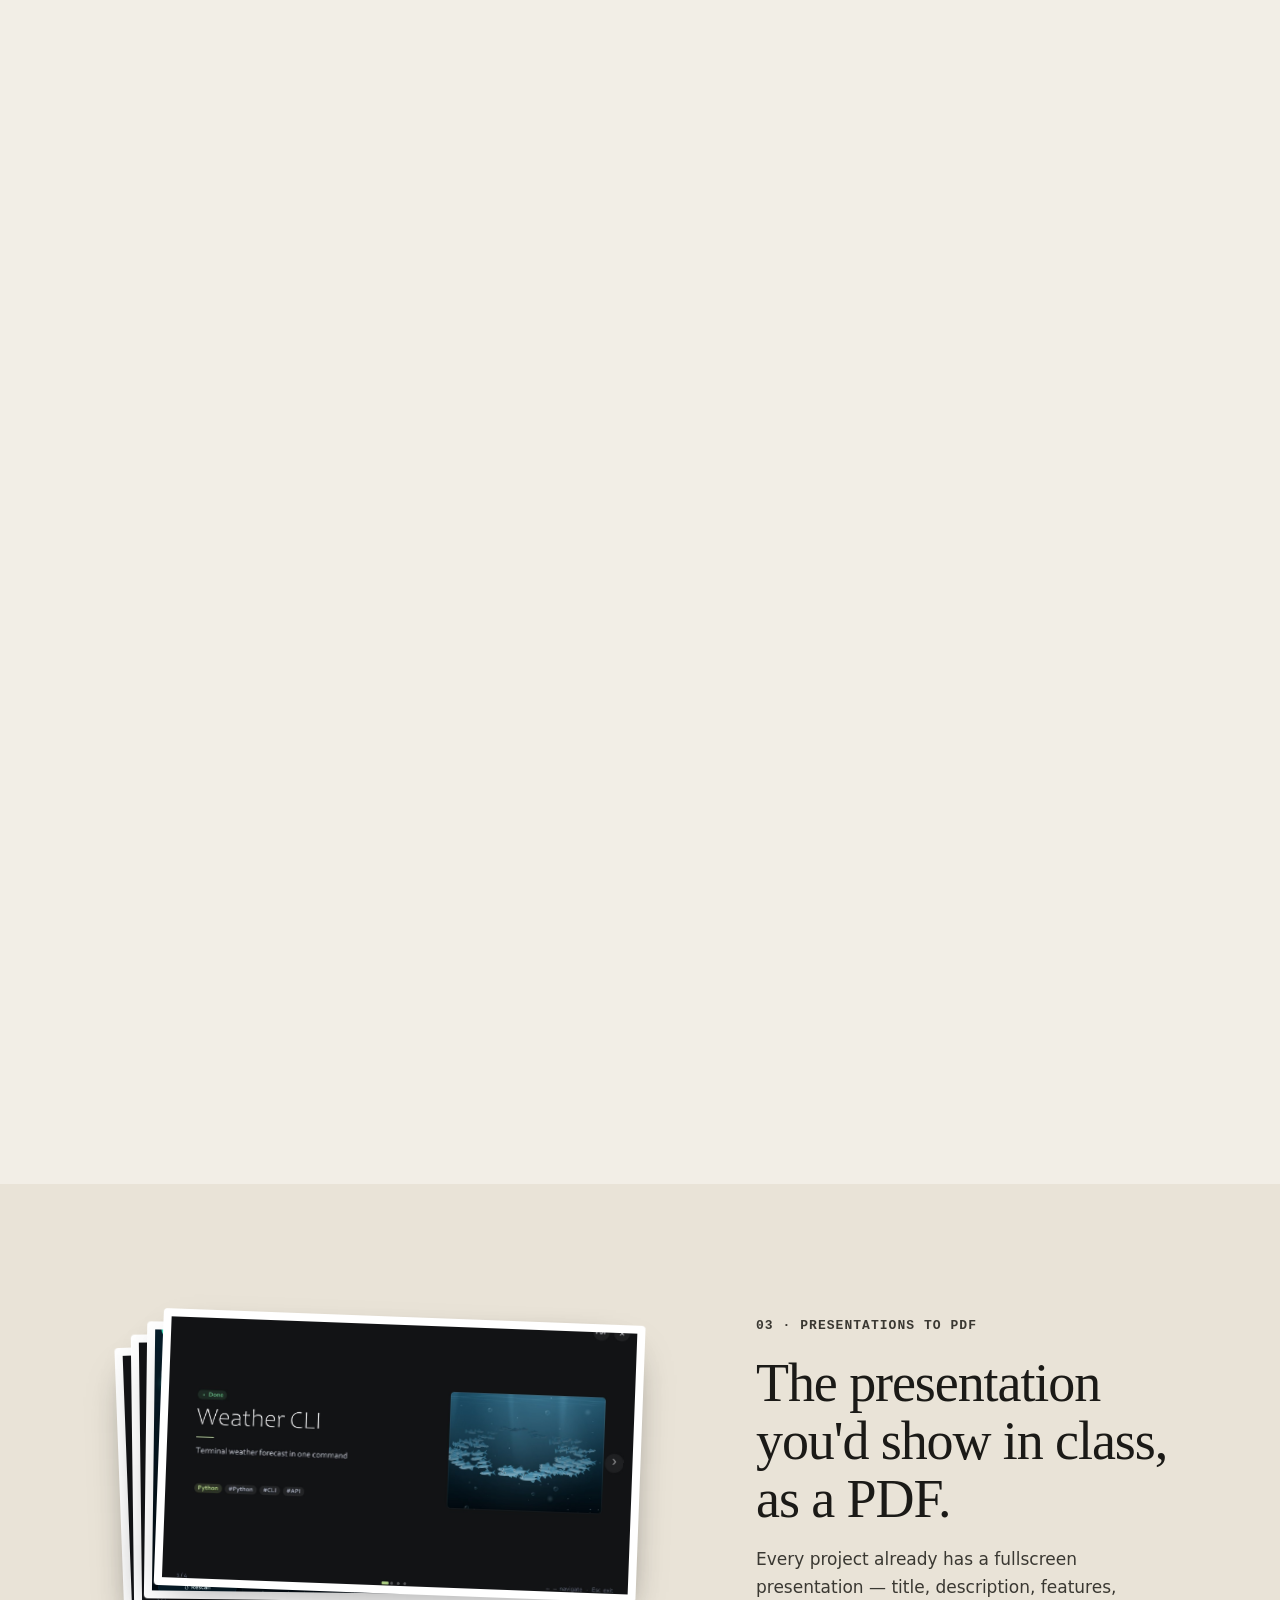
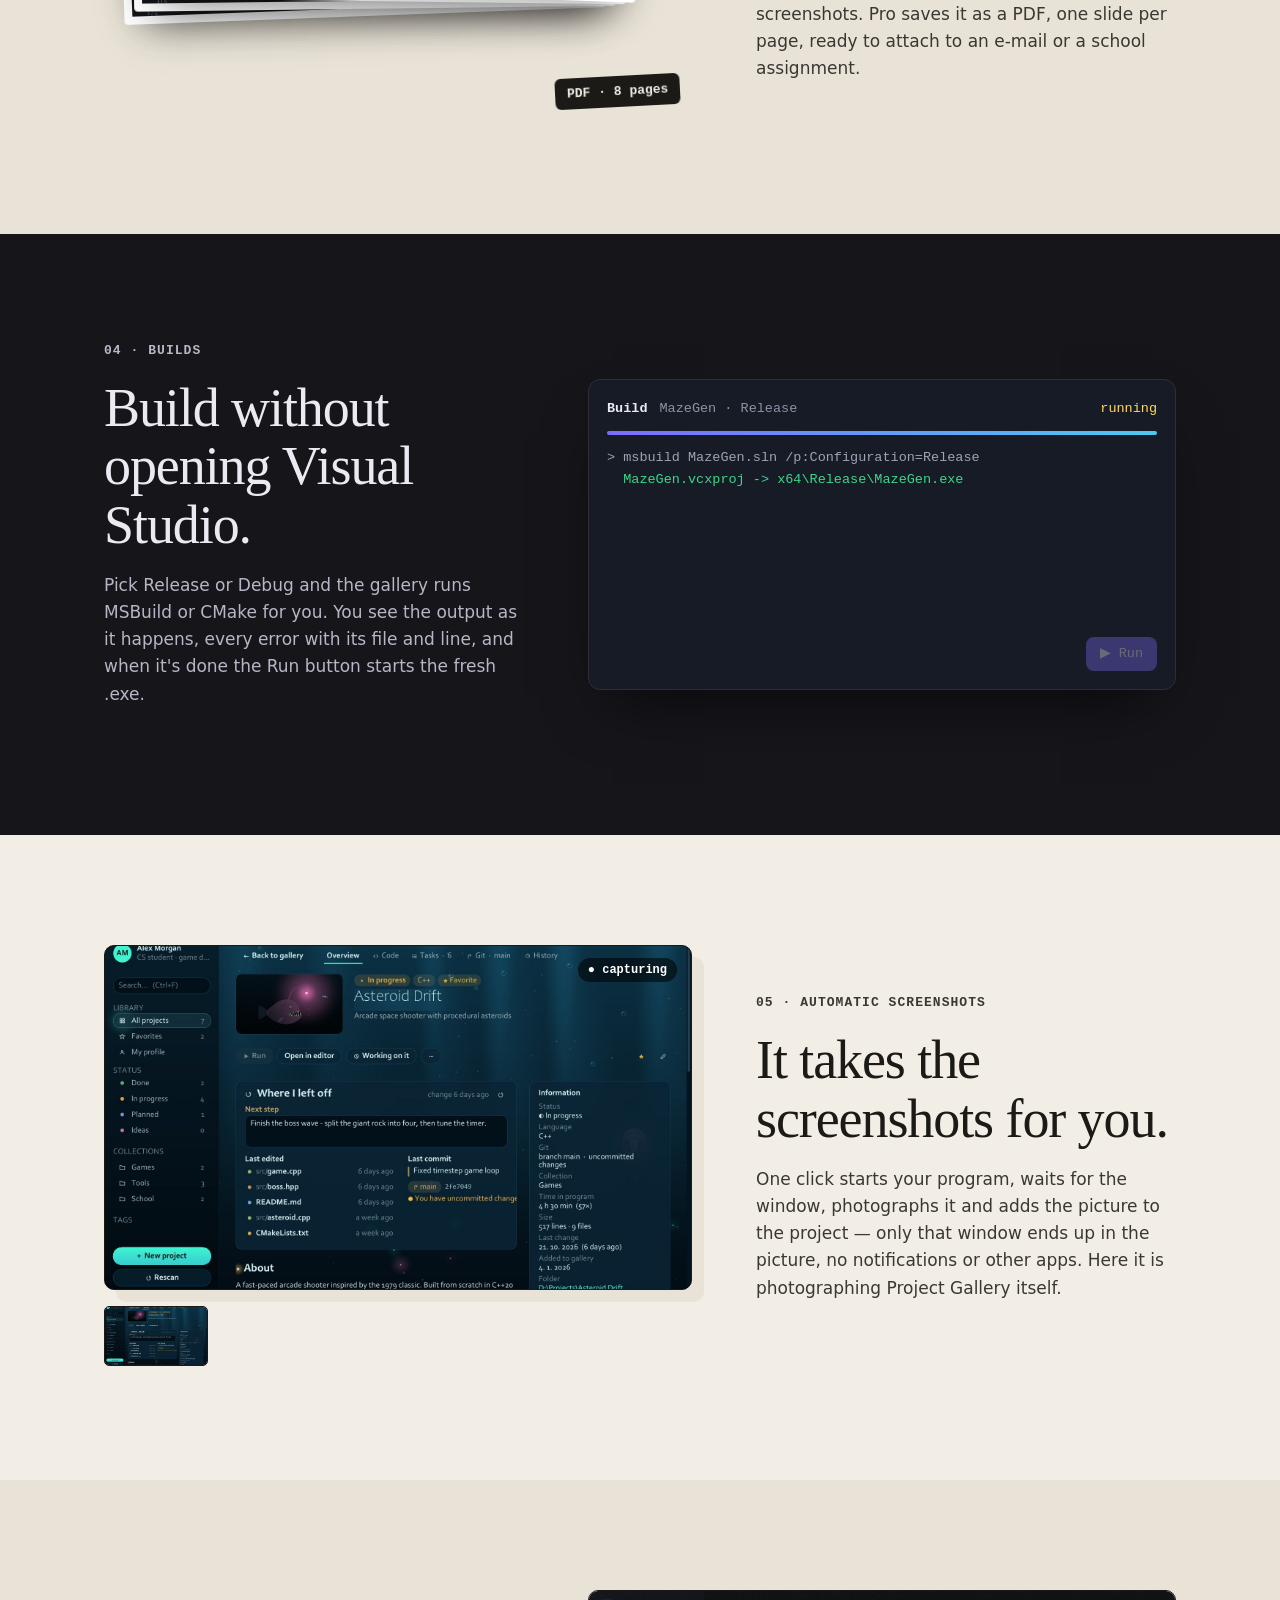
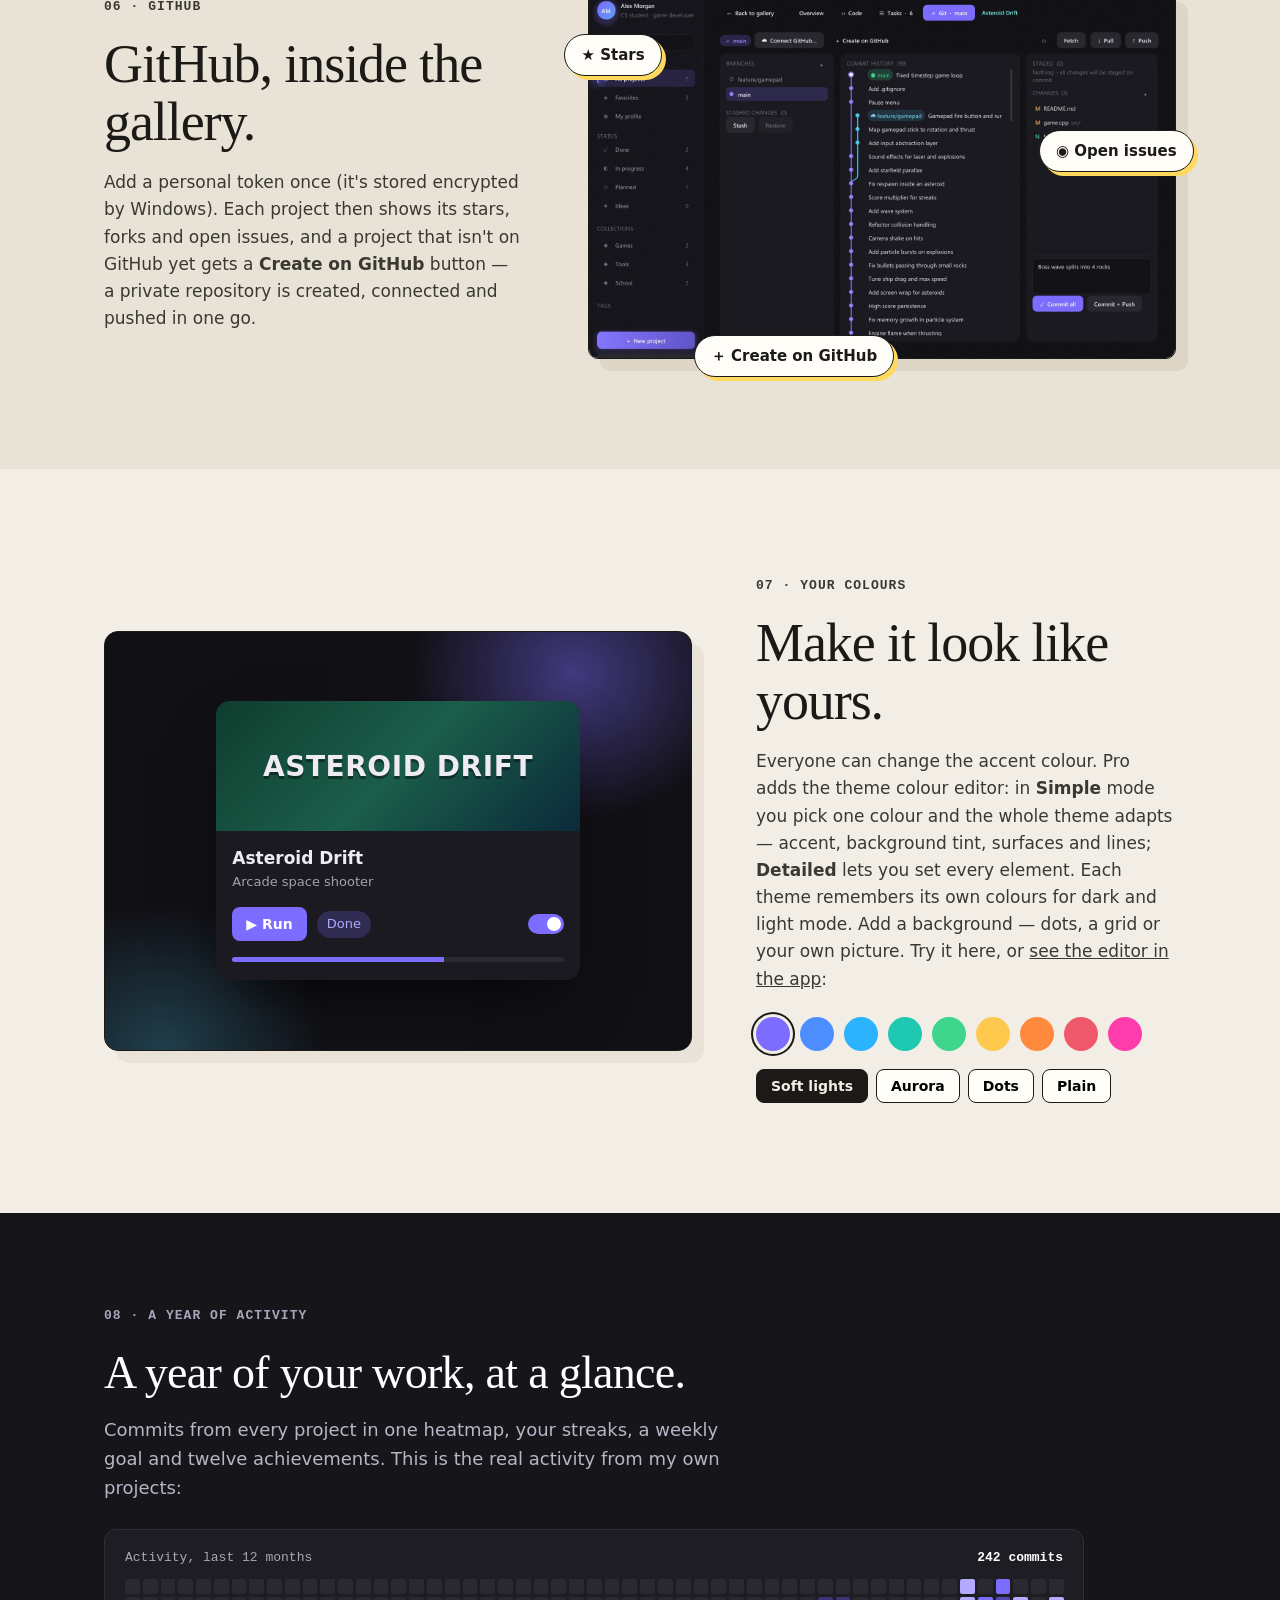
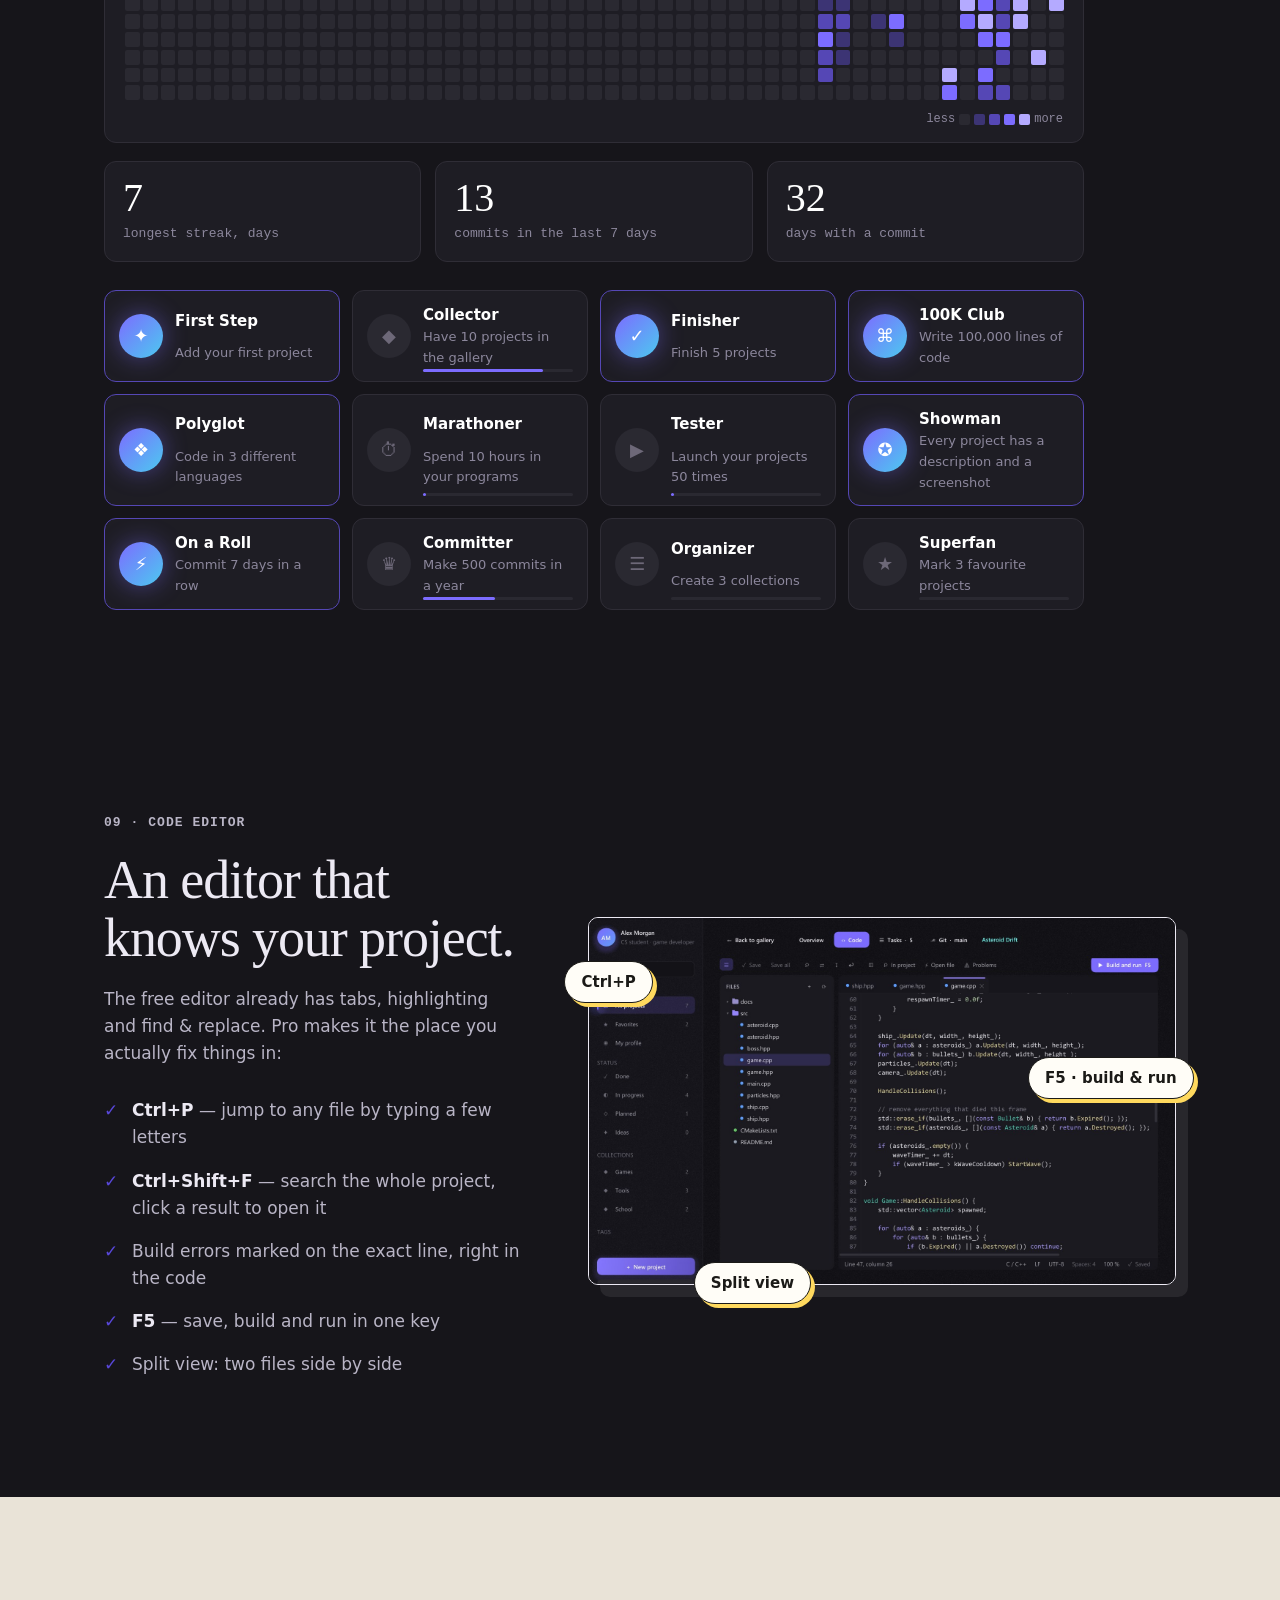
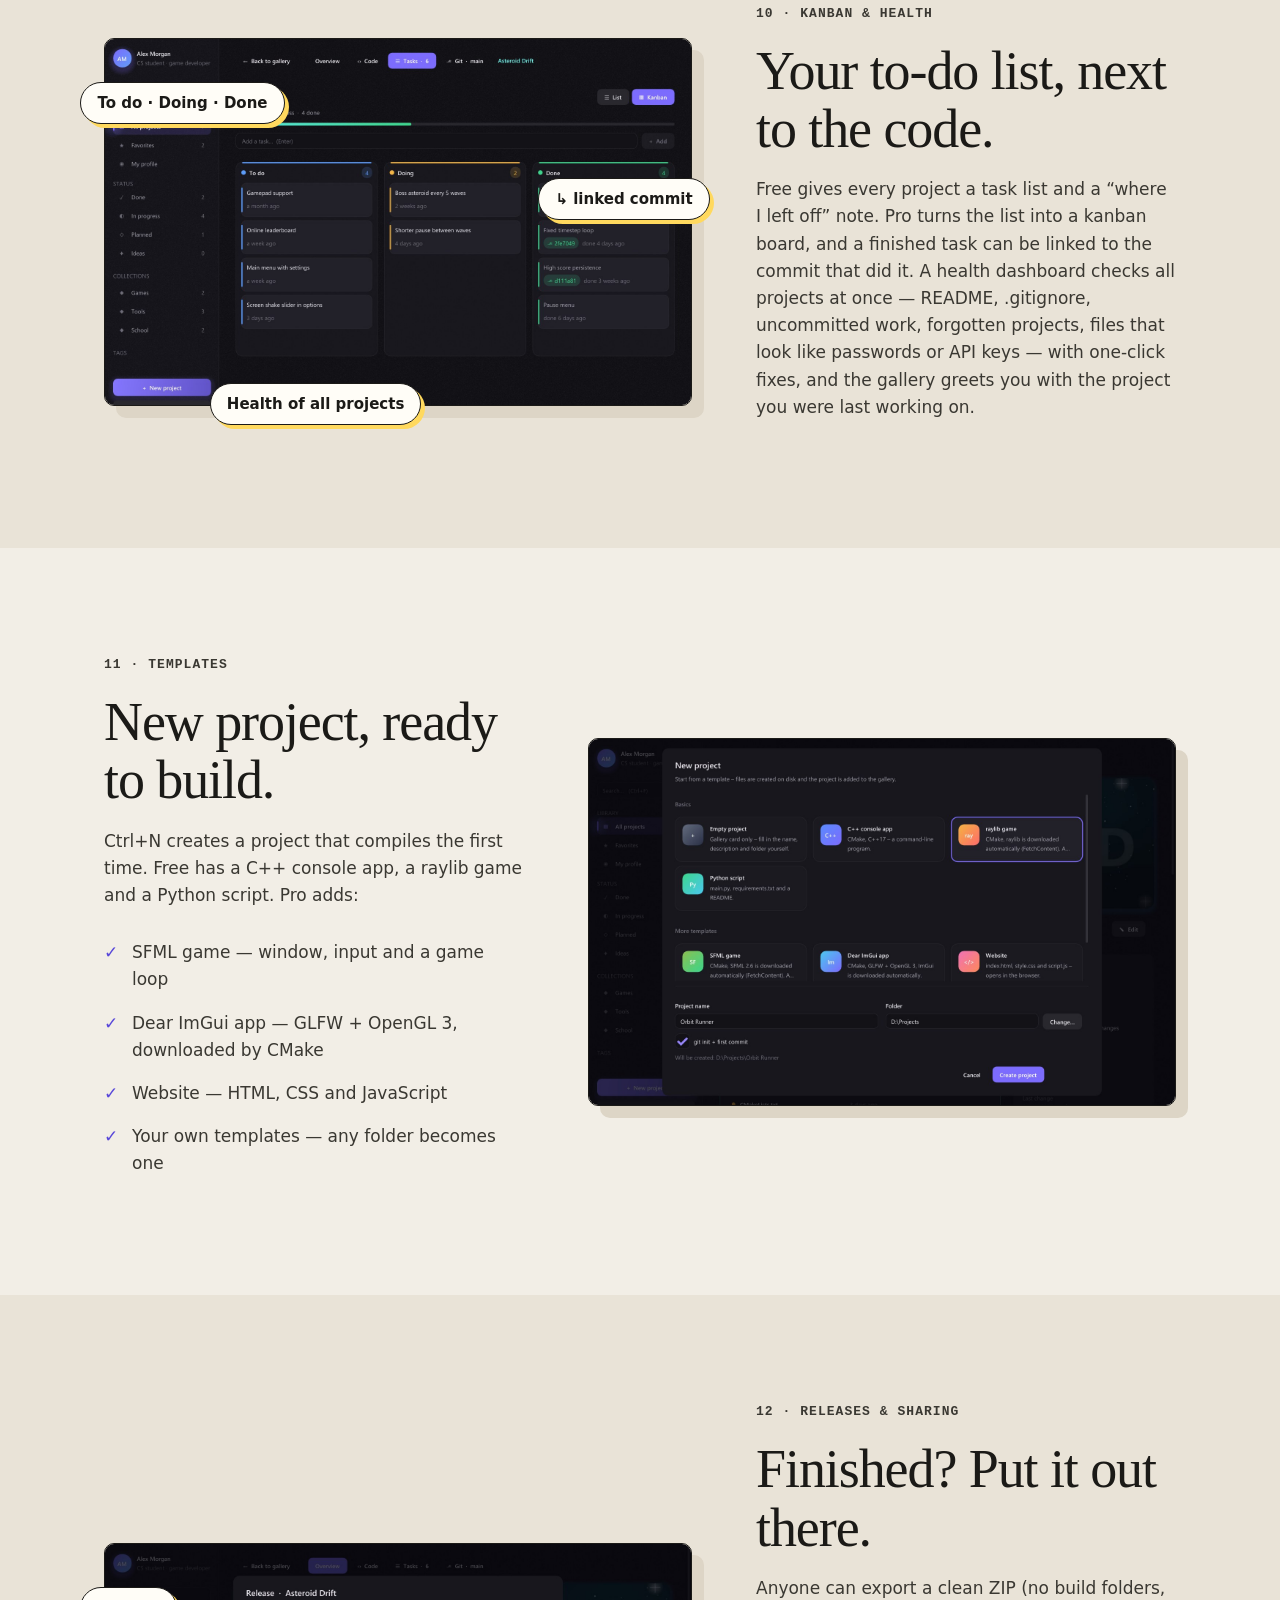
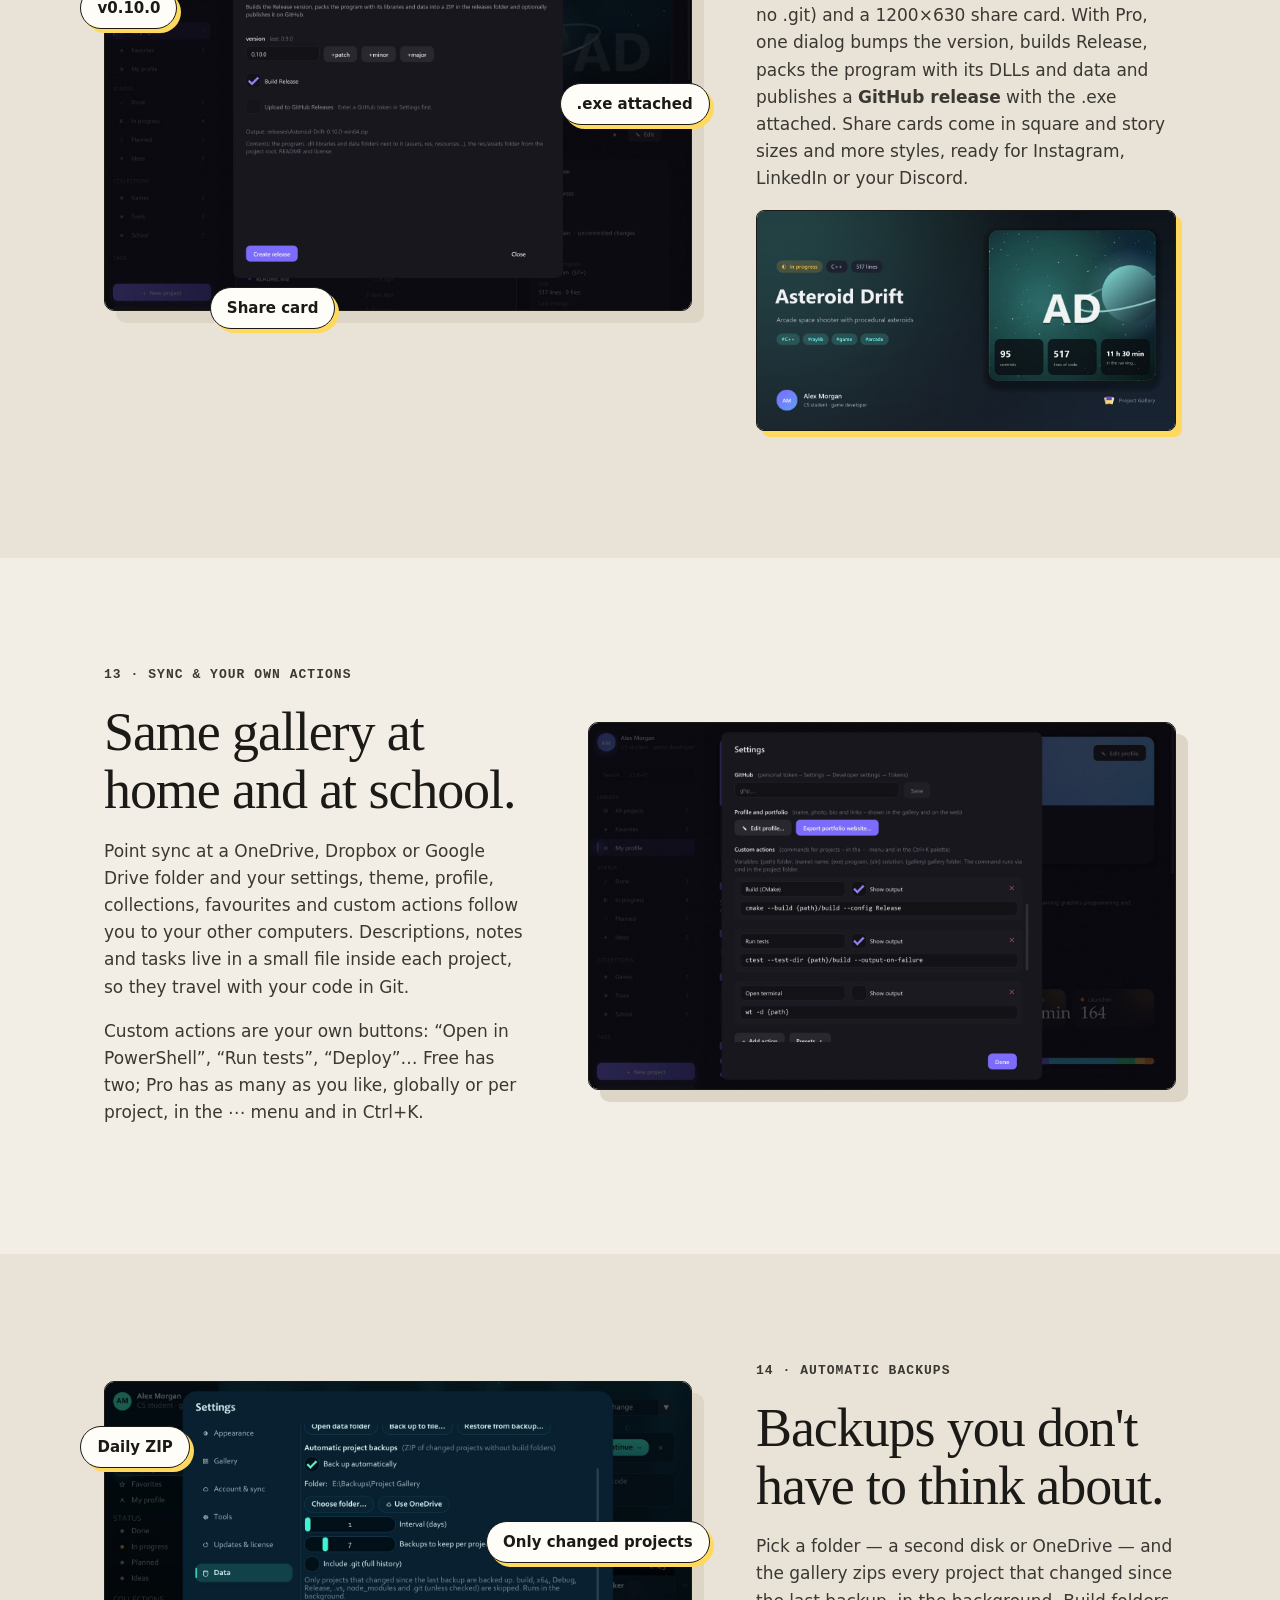
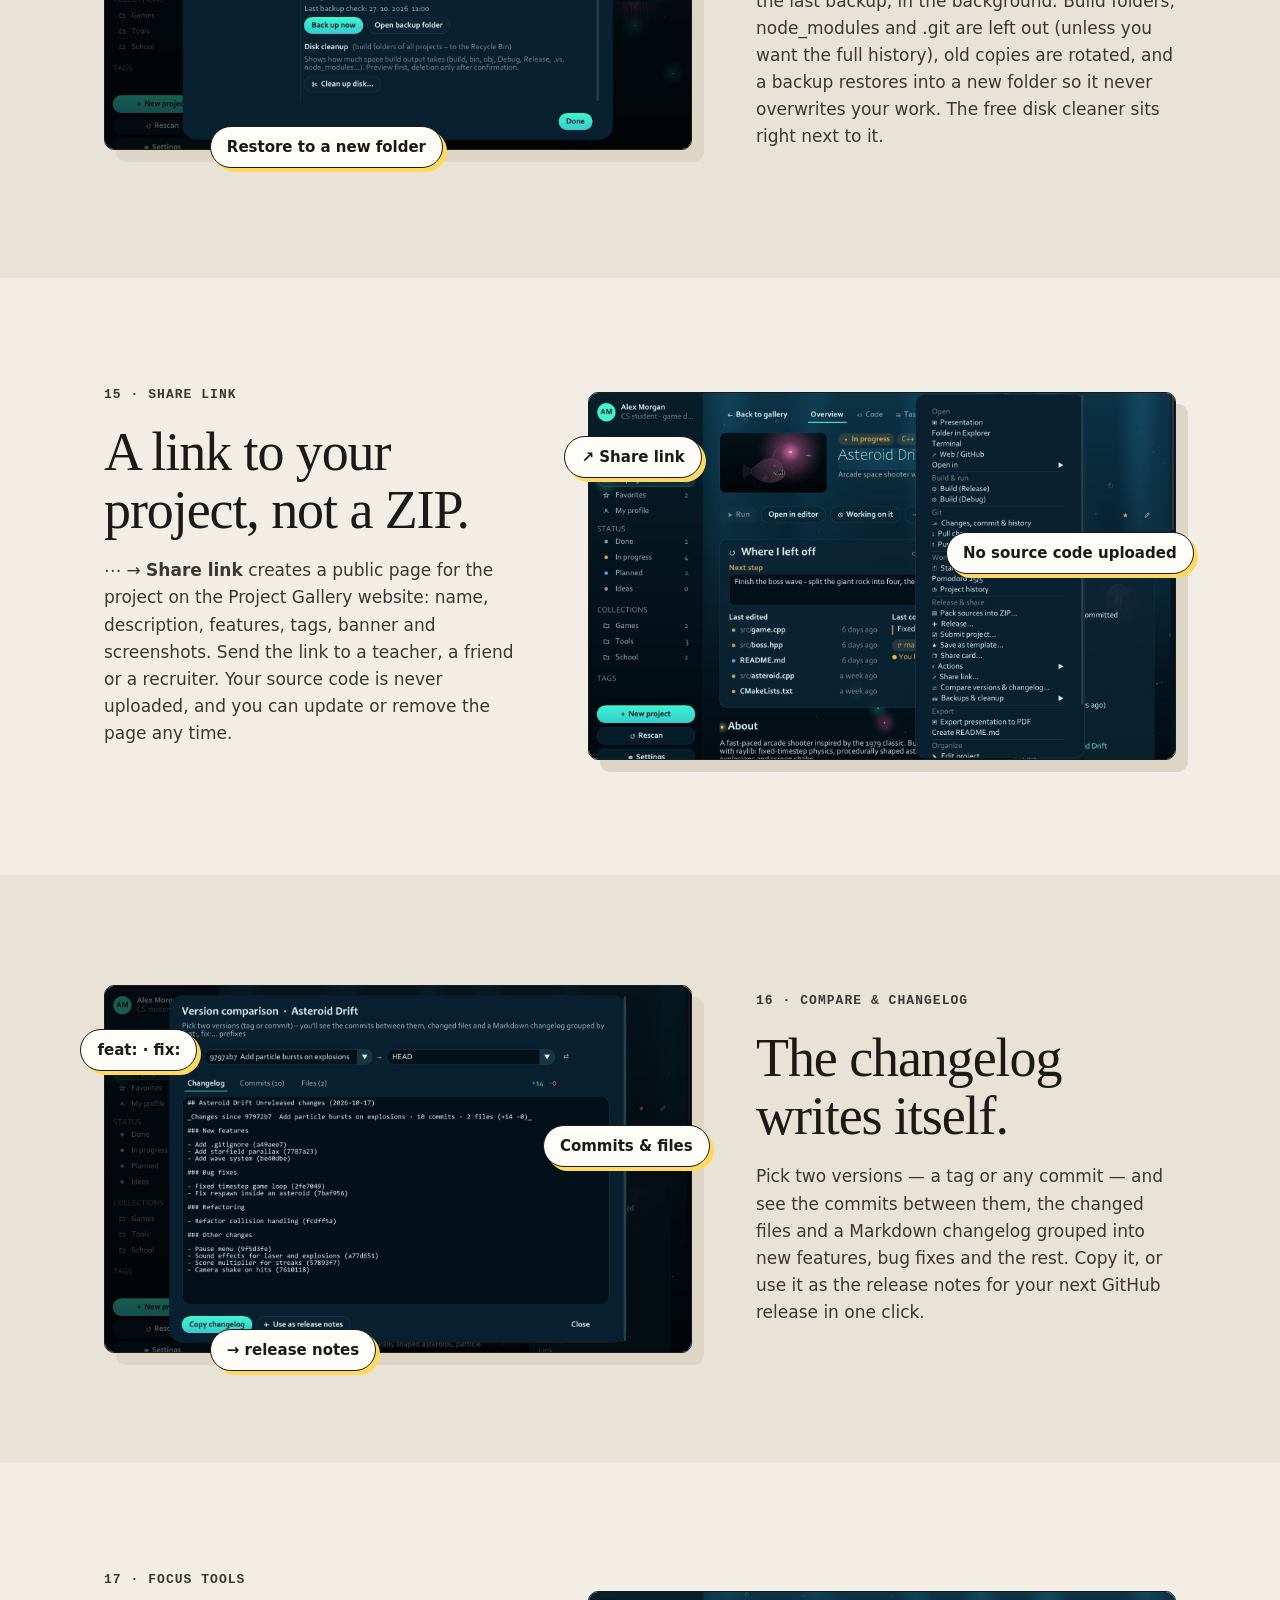
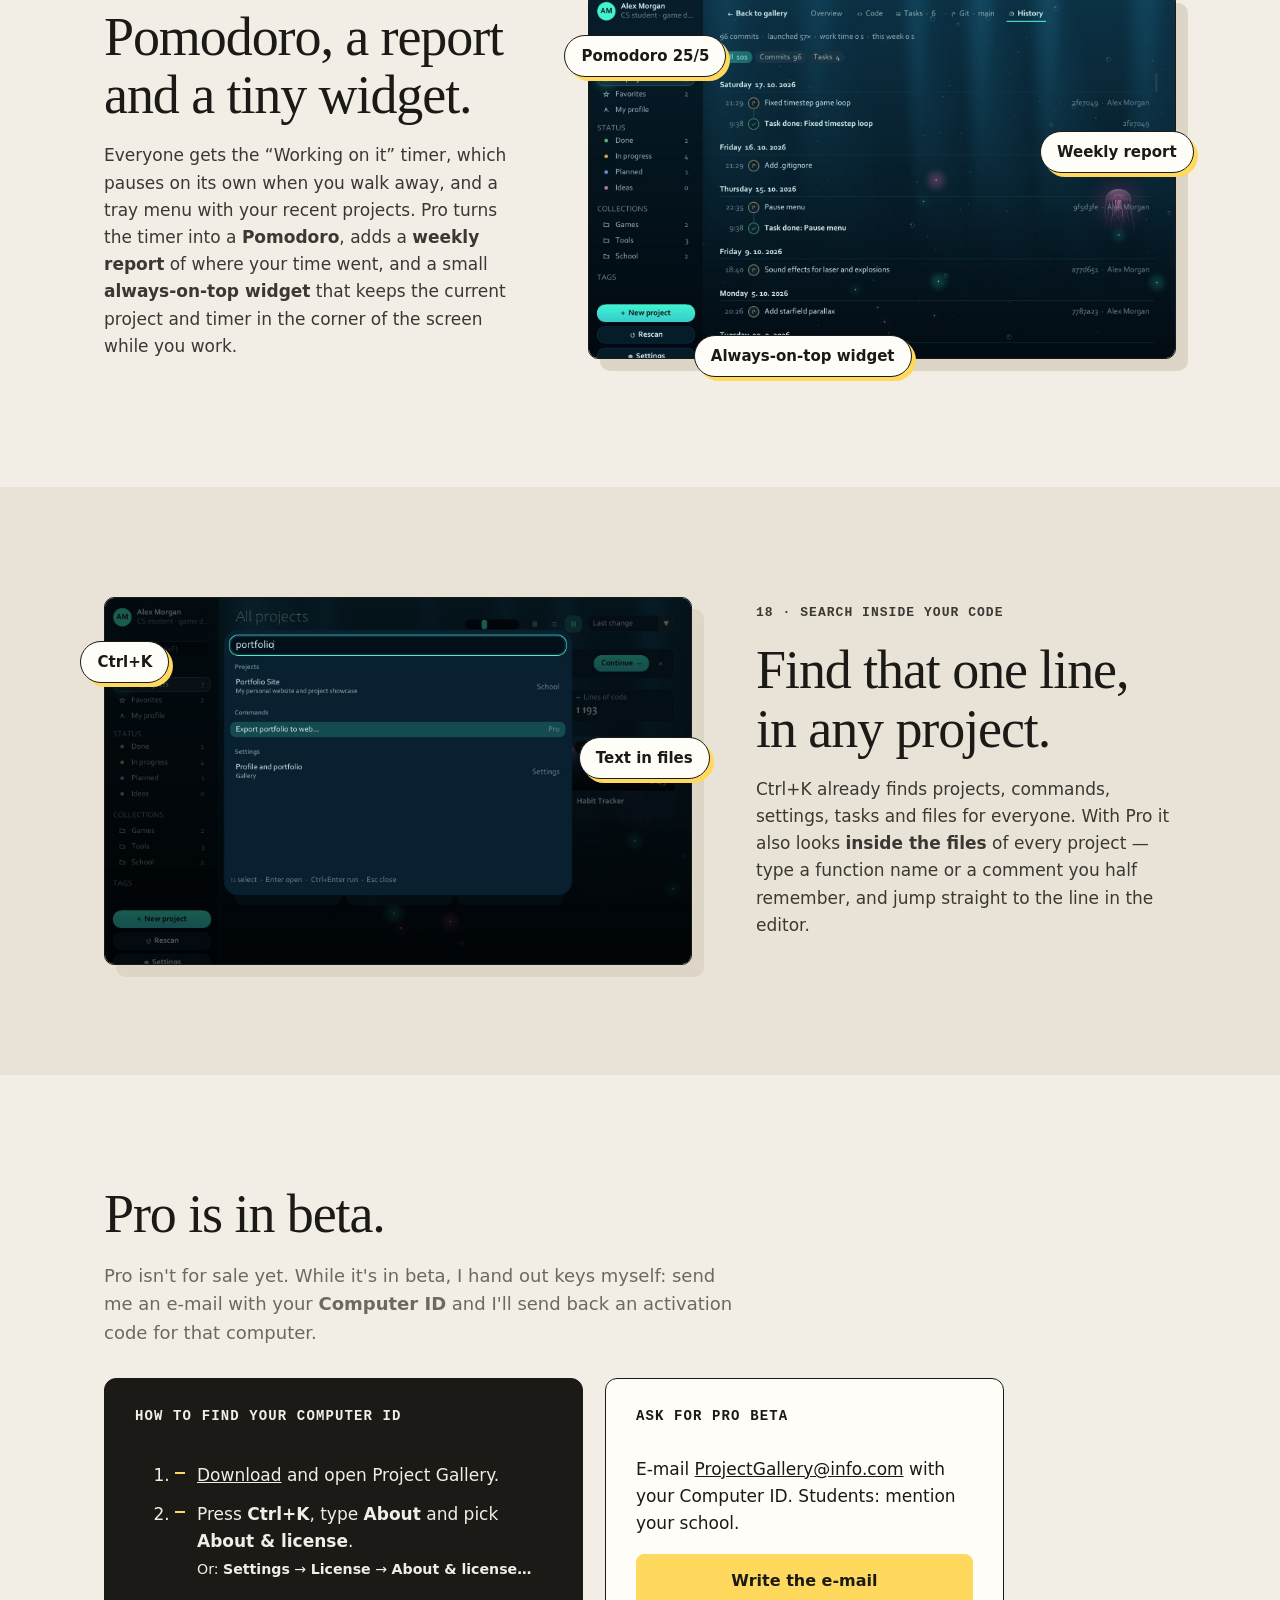
<file: pro.html>
<!doctype html>
<html lang="en">
<head>
<meta charset="utf-8">
<meta name="viewport" content="width=device-width, initial-scale=1">
<title>Project Gallery Pro — everything it adds</title>
<meta name="description" content="Themes that change the whole app, a portfolio website in one click, PDF presentations, builds, automatic screenshots, GitHub and a year of your activity. One payment.">
<link rel="icon" href="assets/img/favicon.svg" type="image/svg+xml">
<link rel="stylesheet" href="assets/vendor/lenis.css">
<link rel="stylesheet" href="assets/css/style.css">
<link rel="stylesheet" href="assets/css/dynamic.css">
<link rel="stylesheet" href="assets/css/pro.css">
<script>
  if (!matchMedia("(prefers-reduced-motion: reduce)").matches) {
    document.documentElement.classList.add("js-anim");
    setTimeout(function () { if (!window.__proReady) document.documentElement.classList.remove("js-anim"); }, 3000);
  }
</script>
</head>
<body class="dyn pro-page">

<div class="progress" aria-hidden="true"><span></span></div>

<header class="top">
  <div class="wrap top-in">
    <a class="brand" href="index.html"><img class="logo" src="assets/img/logo.svg" width="26" height="26" alt="">Project Gallery</a>
    <nav>
      <a href="index.html#features">Free version</a>
      <a href="#themes">What's in Pro</a>
      <a href="#buy">Pricing</a>
      <a class="nav-dl" data-buy="buyPro" href="pro.html#beta">Get Pro beta</a>
    </nav>
  </div>
</header>

<main>

<!-- ============================================================ HERO -->
<section class="p-hero">
  <div class="wrap p-hero-in">
    <div class="p-hero-text">
      <p class="kicker light reveal-up">Project Gallery Pro · beta</p>
      <h1 class="p-title">
        <span class="line"><span>Everything</span></span>
        <span class="line"><span>in <em class="mark">Pro.</em></span></span>
      </h1>
      <p class="p-lede reveal-up">The free gallery stays free. Pro is one payment that adds the things for showing your work to other people — and a few that are simply fun. Scroll down, everything here is real and recorded from the app.</p>
      <div class="cta reveal-up">
        <a class="btn btn-mark magnet" data-buy="buyPro" href="buy.html?plan=pro">Get Pro beta</a>
        <a class="btn btn-ghost-l magnet" data-buy="buyStudent" href="buy.html?plan=student">How to get it</a>
      </div>
    </div>
    <div class="p-fan" aria-hidden="true">
      <img src="assets/img/new/theme-synthwave.jpg" alt="">
      <img src="assets/img/new/theme-blueprint.jpg" alt="">
      <img src="assets/img/new/theme-komiks.jpg" alt="">
      <img src="assets/img/new/theme-pixel.jpg" alt="">
      <img src="assets/img/new/theme-hlbina.jpg" alt="">
    </div>
  </div>
  <nav class="p-chips wrap" aria-label="Pro features">
    <a href="#themes">Themes</a><a href="#portfolio">Portfolio site</a><a href="#pdf">PDF</a><a href="#build">Builds</a><a href="#shots">Screenshots</a><a href="#github">GitHub</a><a href="#colours">Your colours</a><a href="#activity">Activity</a><a href="#editor">Editor</a><a href="#tasks">Kanban</a><a href="#templates">Templates</a><a href="#releases">Releases</a><a href="#sync">Sync &amp; actions</a><a href="#backups">Backups</a><a href="#share">Share link</a><a href="#compare">Changelog</a><a href="#focus">Focus</a><a href="#search">Search</a>
  </nav>
</section>

<!-- ============================================================ TÉMY -->
<section id="themes" class="p-themes" data-theme="hlbina">
  <div class="p-theme-fx" aria-hidden="true"><i class="fx-terminal"></i><i class="fx-synthwave"></i><i class="fx-blueprint"></i><i class="fx-zosit"></i><i class="fx-pixel"></i><i class="fx-win95"></i><i class="fx-komiks"></i><i class="fx-hlbina"></i></div>
  <div class="wrap p-themes-in">
    <div class="p-themes-head">
      <p class="kicker">01 · Themes</p>
      <h2 class="p-h">17 themes. Not just colours.</h2>
      <p class="p-sub">Each concept theme brings its own fonts, cards, banners (six compositions to pick from in the project editor), sounds, button animations and a screen transition of its own. Every theme has a dark and a light mode. Free gets Graphite, Paper, Contrast and Terminal; Pro unlocks the rest — plus the Legacy group (Studio, Minimal, Terminal, Paper, Synthwave) with the original look. Click one.</p>
      <label class="p-sound"><input type="checkbox" id="soundToggle" checked><span class="sw"></span>Play the theme's sounds</label>
    </div>
    <div class="p-switch" role="tablist">
      <button class="t-terminal" data-t="terminal" role="tab"><b>Aa</b><span>Terminal</span><em>free</em></button>
      <button class="t-synthwave" data-t="synthwave" role="tab"><b>Aa</b><span>Synthwave</span><em>Pro</em></button>
      <button class="t-blueprint" data-t="blueprint" role="tab"><b>Aa</b><span>Blueprint</span><em>Pro</em></button>
      <button class="t-zosit" data-t="zosit" role="tab"><b>Aa</b><span>Notebook</span><em>Pro</em></button>
      <button class="t-pixel" data-t="pixel" role="tab"><b>Aa</b><span>Pixel</span><em>Pro</em></button>
      <button class="t-brutal" data-t="brutal" role="tab"><b>Aa</b><span>Brutal</span><em>Pro</em></button>
      <button class="t-win95" data-t="win95" role="tab"><b>Aa</b><span>Windows 95</span><em>Pro</em></button>
      <button class="t-komiks" data-t="komiks" role="tab"><b>Aa</b><span>Comic</span><em>Pro</em></button>
      <button class="t-hlbina on" data-t="hlbina" role="tab"><b>Aa</b><span>Deep sea</span><em>Pro</em></button>
    </div>
    <div class="p-theme-stage">
      <div class="p-theme-shot">
        <img data-t="terminal" src="assets/img/new/theme-terminal.jpg" alt="Terminal theme" data-zoom>
        <img data-t="synthwave" src="assets/img/new/theme-synthwave.jpg" alt="Synthwave theme" data-zoom>
        <img data-t="blueprint" src="assets/img/new/theme-blueprint.jpg" alt="Blueprint theme" data-zoom>
        <img data-t="zosit" src="assets/img/new/theme-zosit.jpg" alt="Notebook theme" data-zoom>
        <img data-t="pixel" src="assets/img/new/theme-pixel.jpg" alt="Pixel theme" data-zoom>
        <img data-t="brutal" src="assets/img/new/theme-brutal.jpg" alt="Brutal theme" data-zoom>
        <img data-t="win95" src="assets/img/new/theme-win95.jpg" alt="Windows 95 theme" data-zoom>
        <img data-t="komiks" src="assets/img/new/theme-komiks.jpg" alt="Comic theme" data-zoom>
        <img class="on" data-t="hlbina" src="assets/img/new/theme-hlbina.jpg" alt="Deep sea theme" data-zoom>
      </div>
      <dl class="p-spec" id="themeSpec">
        <div><dt>Font</dt><dd data-k="font">Corbel and Candara</dd></div>
        <div><dt>Background</dt><dd data-k="bg">Light from the surface, bubbles, glowing creatures</dd></div>
        <div><dt>Motion</dt><dd data-k="motion">Slow and floaty</dd></div>
        <div><dt>Sound</dt><dd data-k="sound">Soft bubbles</dd></div>
        <div><dt>Transition</dt><dd data-k="trans">Water wash</dd></div>
      </dl>
    </div>
  </div>
</section>
<!-- ============================================================ PORTFÓLIO -->
<section id="portfolio" class="p-portfolio">
  <div class="p-pin">
    <div class="wrap p-split">
      <div class="p-copy">
        <p class="kicker">02 · Portfolio website</p>
        <h2 class="p-h">Your portfolio, as a website. One click.</h2>
        <p>Project Gallery writes a complete static site: your profile on top, every project as a card with its banner, a page for each project with screenshots and a lightbox. Upload the folder to GitHub Pages and send people the link.</p>
        <ul class="p-ticks">
          <li>Your photo, role, bio, links and the tech you use</li>
          <li>Your accent colour carries over</li>
          <li>No hosting fees, no tracking, works offline too</li>
        </ul>
      </div>
      <div class="p-browser">
        <div class="p-browser-bar"><i></i><i></i><i></i><span>yourname.github.io</span></div>
        <div class="p-browser-view"><img id="portfolioImg" src="assets/img/pro/portfolio.jpg" alt="Exported portfolio website"></div>
      </div>
    </div>
  </div>
</section>

<!-- ============================================================ PDF -->
<section id="pdf" class="p-pdf">
  <div class="wrap p-split rev">
    <div class="p-deck" aria-hidden="true">
      <img src="assets/img/pro/shot-2.jpg" alt="">
      <img src="assets/img/pro/shot-3.jpg" alt="">
      <img src="assets/img/pro/shot-1.jpg" alt="">
      <img src="assets/img/pro/presentation.jpg" alt="">
      <span class="p-pdf-tag">PDF · 8 pages</span>
    </div>
    <div class="p-copy">
      <p class="kicker">03 · Presentations to PDF</p>
      <h2 class="p-h">The presentation you'd show in class, as a PDF.</h2>
      <p>Every project already has a fullscreen presentation — title, description, features, screenshots. Pro saves it as a PDF, one slide per page, ready to attach to an e-mail or a school assignment.</p>
    </div>
  </div>
</section>

<!-- ============================================================ BUILD -->
<section id="build" class="p-build">
  <div class="wrap p-split">
    <div class="p-copy">
      <p class="kicker light">04 · Builds</p>
      <h2 class="p-h">Build without opening Visual Studio.</h2>
      <p>Pick Release or Debug and the gallery runs MSBuild or CMake for you. You see the output as it happens, every error with its file and line, and when it's done the Run button starts the fresh .exe.</p>
    </div>
    <div class="p-buildbox" id="buildBox" aria-hidden="true">
      <div class="bb-head"><b>Build</b><span>MazeGen · Release</span><i class="bb-state">running</i></div>
      <div class="bb-bar"><span id="bbBar"></span></div>
      <pre class="bb-log" id="bbLog"></pre>
      <div class="bb-foot"><span class="bb-ok" id="bbOk">✓ Build succeeded</span><span class="bb-run">▶ Run</span></div>
    </div>
  </div>
</section>

<!-- ============================================================ SCREENSHOTY -->
<section id="shots" class="p-shots">
  <div class="wrap p-split rev">
    <div class="p-camera" aria-hidden="true">
      <div class="p-cam-frame">
        <img class="on" src="assets/img/pro/shot-1.jpg" alt="">
        <img src="assets/img/pro/shot-2.jpg" alt="">
        <img src="assets/img/pro/shot-3.jpg" alt="">
        <img src="assets/img/pro/shot-4.jpg" alt="">
        <img src="assets/img/pro/shot-5.jpg" alt="">
        <i class="p-flash"></i>
        <span class="p-rec">● capturing</span>
      </div>
      <div class="p-strip" id="strip"></div>
    </div>
    <div class="p-copy">
      <p class="kicker">05 · Automatic screenshots</p>
      <h2 class="p-h">It takes the screenshots for you.</h2>
      <p>One click starts your program, waits for the window, photographs it and adds the picture to the project — only that window ends up in the picture, no notifications or other apps. Here it is photographing Project Gallery itself.</p>
    </div>
  </div>
</section>

<!-- ============================================================ GITHUB -->
<section id="github" class="p-github">
  <div class="wrap p-split">
    <div class="p-copy">
      <p class="kicker">06 · GitHub</p>
      <h2 class="p-h">GitHub, inside the gallery.</h2>
      <p>Add a personal token once (it's stored encrypted by Windows). Each project then shows its stars, forks and open issues, and a project that isn't on GitHub yet gets a <b>Create on GitHub</b> button — a private repository is created, connected and pushed in one go.</p>
    </div>
    <div class="p-gh-vis">
      <img src="assets/img/new/git.jpg" alt="Git tab in Project Gallery" data-zoom>
      <span class="gh-badge b1">★ Stars</span>
      <span class="gh-badge b2">◉ Open issues</span>
      <span class="gh-badge b3">＋ Create on GitHub</span>
    </div>
  </div>
</section>

<!-- ============================================================ FARBY -->
<section id="colours" class="p-colours" style="--pa:#7C6CFF">
  <div class="wrap p-split rev">
    <div class="p-mini" id="miniUi" data-bg="glow">
      <div class="mini-bg"></div>
      <div class="mini-card">
        <div class="mini-banner"><span>ASTEROID DRIFT</span></div>
        <p><b>Asteroid Drift</b><small>Arcade space shooter</small></p>
        <div class="mini-row"><span class="mini-btn">▶ Run</span><span class="mini-pill">Done</span><span class="mini-tog"><i></i></span></div>
        <div class="mini-prog"><span></span></div>
      </div>
    </div>
    <div class="p-copy">
      <p class="kicker">07 · Your colours</p>
      <h2 class="p-h">Make it look like yours.</h2>
      <p>Everyone can change the accent colour. Pro adds the theme colour editor: in <b>Simple</b> mode you pick one colour and the whole theme adapts — accent, background tint, surfaces and lines; <b>Detailed</b> lets you set every element. Each theme remembers its own colours for dark and light mode. Add a background — dots, a grid or your own picture. Try it here, or <a href="assets/img/new/colours.jpg" data-zoom-link>see the editor in the app</a>:</p>
      <div class="p-swatches" id="swatches">
        <button style="--c:#7C6CFF" class="on" aria-label="Violet"></button><button style="--c:#4C8DFF" aria-label="Blue"></button><button style="--c:#2BB3FF" aria-label="Ocean"></button><button style="--c:#1FC8B0" aria-label="Teal"></button><button style="--c:#3DD68C" aria-label="Green"></button><button style="--c:#FFC94D" aria-label="Yellow"></button><button style="--c:#FF8A3D" aria-label="Orange"></button><button style="--c:#F0596B" aria-label="Red"></button><button style="--c:#FF3CAC" aria-label="Pink"></button>
      </div>
      <div class="p-bgs" id="bgs">
        <button class="on" data-bg="glow">Soft lights</button><button data-bg="aurora">Aurora</button><button data-bg="dots">Dots</button><button data-bg="plain">Plain</button>
      </div>
    </div>
  </div>
</section>

<!-- ============================================================ AKTIVITA -->
<section id="activity" class="pro-band p-activity">
  <div class="wrap">
    <p class="kicker light">08 · A year of activity</p>
    <h2 class="p-h">A year of your work, at a glance.</h2>
    <p class="p-sub light">Commits from every project in one heatmap, your streaks, a weekly goal and twelve achievements. This is the real activity from my own projects:</p>
    <div class="heat-card p-heat">
      <div class="heat-head"><span>Activity, last 12 months</span><b><span id="actTotal">0</span> commits</b></div>
      <div class="heat" id="heat"></div>
      <div class="heat-tip" id="heatTip" hidden></div>
      <div class="heat-legend">less <i class="l0"></i><i class="l1"></i><i class="l2"></i><i class="l3"></i><i class="l4"></i> more</div>
    </div>
    <div class="p-streaks">
      <div><b id="stLongest">0</b><span>longest streak, days</span></div>
      <div><b id="stWeek">0</b><span>commits in the last 7 days</span></div>
      <div><b id="stDays">0</b><span>days with a commit</span></div>
    </div>
    <div class="p-ach" id="ach"></div>
  </div>
</section>

<!-- ============================================================ EDITOR -->
<section id="editor" class="p-build p-editor">
  <div class="wrap p-split">
    <div class="p-copy">
      <p class="kicker light">09 · Code editor</p>
      <h2 class="p-h">An editor that knows your project.</h2>
      <p>The free editor already has tabs, highlighting and find &amp; replace. Pro makes it the place you actually fix things in:</p>
      <ul class="p-ticks light">
        <li><b>Ctrl+P</b> — jump to any file by typing a few letters</li>
        <li><b>Ctrl+Shift+F</b> — search the whole project, click a result to open it</li>
        <li>Build errors marked on the exact line, right in the code</li>
        <li><b>F5</b> — save, build and run in one key</li>
        <li>Split view: two files side by side</li>
      </ul>
    </div>
    <div class="p-gh-vis">
      <img src="assets/img/new/editor.jpg" alt="Code editor in Project Gallery" data-zoom>
      <span class="gh-badge b1">Ctrl+P</span>
      <span class="gh-badge b2">F5 · build &amp; run</span>
      <span class="gh-badge b3">Split view</span>
    </div>
  </div>
</section>

<!-- ============================================================ ÚLOHY -->
<section id="tasks" class="p-github">
  <div class="wrap p-split rev">
    <div class="p-gh-vis">
      <img src="assets/img/new/tasks.jpg" alt="Kanban board of a project" data-zoom>
      <span class="gh-badge b1">To do · Doing · Done</span>
      <span class="gh-badge b2">↳ linked commit</span>
      <span class="gh-badge b3">Health of all projects</span>
    </div>
    <div class="p-copy">
      <p class="kicker">10 · Kanban &amp; health</p>
      <h2 class="p-h">Your to-do list, next to the code.</h2>
      <p>Free gives every project a task list and a “where I left off” note. Pro turns the list into a kanban board, and a finished task can be linked to the commit that did it. A health dashboard checks all projects at once — README, .gitignore, uncommitted work, forgotten projects, files that look like passwords or API keys — with one-click fixes, and the gallery greets you with the project you were last working on.</p>
    </div>
  </div>
</section>

<!-- ============================================================ ŠABLÓNY -->
<section id="templates" class="p-new">
  <div class="wrap p-split">
    <div class="p-copy">
      <p class="kicker">11 · Templates</p>
      <h2 class="p-h">New project, ready to build.</h2>
      <p>Ctrl+N creates a project that compiles the first time. Free has a C++ console app, a raylib game and a Python script. Pro adds:</p>
      <ul class="p-ticks">
        <li>SFML game — window, input and a game loop</li>
        <li>Dear ImGui app — GLFW + OpenGL 3, downloaded by CMake</li>
        <li>Website — HTML, CSS and JavaScript</li>
        <li>Your own templates — any folder becomes one</li>
      </ul>
    </div>
    <div class="p-gh-vis">
      <img src="assets/img/new/templates.jpg" alt="Choosing a project template" data-zoom>
    </div>
  </div>
</section>

<!-- ============================================================ VYDANIA -->
<section id="releases" class="p-github">
  <div class="wrap p-split rev">
    <div class="p-gh-vis">
      <img src="assets/img/new/release.jpg" alt="Publishing a release" data-zoom>
      <span class="gh-badge b1">v0.10.0</span>
      <span class="gh-badge b2">.exe attached</span>
      <span class="gh-badge b3">Share card</span>
    </div>
    <div class="p-copy">
      <p class="kicker">12 · Releases &amp; sharing</p>
      <h2 class="p-h">Finished? Put it out there.</h2>
      <p>Anyone can export a clean ZIP (no build folders, no .git) and a 1200×630 share card. With Pro, one dialog bumps the version, builds Release, packs the program with its DLLs and data and publishes a <b>GitHub release</b> with the .exe attached. Share cards come in square and story sizes and more styles, ready for Instagram, LinkedIn or your Discord.</p>
      <p><img class="p-card-prev" src="assets/img/new/sharecard.jpg" alt="Share card generated by Project Gallery" data-zoom></p>
    </div>
  </div>
</section>

<!-- ============================================================ SYNC A AKCIE -->
<section id="sync" class="p-new">
  <div class="wrap p-split">
    <div class="p-copy">
      <p class="kicker">13 · Sync &amp; your own actions</p>
      <h2 class="p-h">Same gallery at home and at school.</h2>
      <p>Point sync at a OneDrive, Dropbox or Google Drive folder and your settings, theme, profile, collections, favourites and custom actions follow you to your other computers. Descriptions, notes and tasks live in a small file inside each project, so they travel with your code in Git.</p>
      <p>Custom actions are your own buttons: “Open in PowerShell”, “Run tests”, “Deploy”… Free has two; Pro has as many as you like, globally or per project, in the ⋯ menu and in Ctrl+K.</p>
    </div>
    <div class="p-gh-vis">
      <img src="assets/img/new/actions.jpg" alt="Custom actions and sync settings" data-zoom>
    </div>
  </div>
</section>

<!-- ============================================================ ZÁLOHY -->
<section id="backups" class="p-github">
  <div class="wrap p-split rev">
    <div class="p-gh-vis">
      <img src="assets/img/new/backups.jpg" alt="Automatic project backups settings" data-zoom>
      <span class="gh-badge b1">Daily ZIP</span>
      <span class="gh-badge b2">Only changed projects</span>
      <span class="gh-badge b3">Restore to a new folder</span>
    </div>
    <div class="p-copy">
      <p class="kicker">14 · Automatic backups</p>
      <h2 class="p-h">Backups you don't have to think about.</h2>
      <p>Pick a folder — a second disk or OneDrive — and the gallery zips every project that changed since the last backup, in the background. Build folders, node_modules and .git are left out (unless you want the full history), old copies are rotated, and a backup restores into a new folder so it never overwrites your work. The free disk cleaner sits right next to it.</p>
    </div>
  </div>
</section>

<!-- ============================================================ ODKAZ -->
<section id="share" class="p-new">
  <div class="wrap p-split">
    <div class="p-copy">
      <p class="kicker">15 · Share link</p>
      <h2 class="p-h">A link to your project, not a ZIP.</h2>
      <p>⋯ → <b>Share link</b> creates a public page for the project on the Project Gallery website: name, description, features, tags, banner and screenshots. Send the link to a teacher, a friend or a recruiter. Your source code is never uploaded, and you can update or remove the page any time.</p>
    </div>
    <div class="p-gh-vis">
      <img src="assets/img/new/project-menu.jpg" alt="Project menu with Share link and Compare versions" data-zoom>
      <span class="gh-badge b1">↗ Share link</span>
      <span class="gh-badge b2">No source code uploaded</span>
    </div>
  </div>
</section>

<!-- ============================================================ CHANGELOG -->
<section id="compare" class="p-github">
  <div class="wrap p-split rev">
    <div class="p-gh-vis">
      <img src="assets/img/new/compare.jpg" alt="Version comparison and generated changelog" data-zoom>
      <span class="gh-badge b1">feat: · fix:</span>
      <span class="gh-badge b2">Commits &amp; files</span>
      <span class="gh-badge b3">→ release notes</span>
    </div>
    <div class="p-copy">
      <p class="kicker">16 · Compare &amp; changelog</p>
      <h2 class="p-h">The changelog writes itself.</h2>
      <p>Pick two versions — a tag or any commit — and see the commits between them, the changed files and a Markdown changelog grouped into new features, bug fixes and the rest. Copy it, or use it as the release notes for your next GitHub release in one click.</p>
    </div>
  </div>
</section>

<!-- ============================================================ SÚSTREDENIE -->
<section id="focus" class="p-new">
  <div class="wrap p-split">
    <div class="p-copy">
      <p class="kicker">17 · Focus tools</p>
      <h2 class="p-h">Pomodoro, a report and a tiny widget.</h2>
      <p>Everyone gets the “Working on it” timer, which pauses on its own when you walk away, and a tray menu with your recent projects. Pro turns the timer into a <b>Pomodoro</b>, adds a <b>weekly report</b> of where your time went, and a small <b>always-on-top widget</b> that keeps the current project and timer in the corner of the screen while you work.</p>
    </div>
    <div class="p-gh-vis">
      <img src="assets/img/new/history.jpg" alt="Project history with commits and finished tasks" data-zoom>
      <span class="gh-badge b1">Pomodoro 25/5</span>
      <span class="gh-badge b2">Weekly report</span>
      <span class="gh-badge b3">Always-on-top widget</span>
    </div>
  </div>
</section>

<!-- ============================================================ HĽADANIE -->
<section id="search" class="p-github">
  <div class="wrap p-split rev">
    <div class="p-gh-vis">
      <img src="assets/img/new/search.jpg" alt="Ctrl+K search with projects, commands and settings" data-zoom>
      <span class="gh-badge b1">Ctrl+K</span>
      <span class="gh-badge b2">Text in files</span>
    </div>
    <div class="p-copy">
      <p class="kicker">18 · Search inside your code</p>
      <h2 class="p-h">Find that one line, in any project.</h2>
      <p>Ctrl+K already finds projects, commands, settings, tasks and files for everyone. With Pro it also looks <b>inside the files</b> of every project — type a function name or a comment you half remember, and jump straight to the line in the editor.</p>
    </div>
  </div>
</section>

<!-- ============================================================ BETA -->
<section id="beta" class="wrap p-buy">
  <h2 class="p-h">Pro is in beta.</h2>
  <p class="p-sub">Pro isn't for sale yet. While it's in beta, I hand out keys myself: send me an e-mail with your <b>Computer ID</b> and I'll send back an activation code for that computer.</p>
  <div class="p-buy-cards">
    <div class="p-buy-card main">
      <h3>How to find your Computer ID</h3>
      <ol>
        <li><a data-href="download" href="#">Download</a> and open Project Gallery.</li>
        <li>Press <b>Ctrl+K</b>, type <b>About</b> and pick <b>About &amp; license</b>.<br><small>Or: <b>Settings</b> → <b>License</b> → <b>About &amp; license…</b></small></li>
        <li>At the bottom you'll see <b>Computer ID: …</b> — click <b>Copy</b> next to it.</li>
        <li>Paste it into an e-mail to me (button below).</li>
        <li>Paste the code you get back into the same window and click <b>Activate</b>.</li>
      </ol>
    </div>
    <div class="p-buy-card">
      <h3>Ask for Pro beta</h3>
      <p>E-mail <a data-href="mailto" href="#"><span data-site="email">e-mail</span></a> with your Computer ID. Students: mention your school.</p>
      <a class="btn btn-mark magnet" id="betaMail" href="#">Write the e-mail</a>
    </div>
  </div>
  <p class="fine">One code works on one computer. Have more computers? Send each Computer ID.</p>
</section>

<!-- ============================================================ CENA -->
<section id="buy" class="wrap p-buy">
  <h2 class="p-h">Planned pricing</h2>
  <p class="p-sub">During the beta Pro is free — these are the prices once it goes on sale. No subscription. The key is activated online once, then works offline on up to 3 of your own computers, and it doesn't expire.</p>
  <div class="p-buy-cards">
    <div class="p-buy-card main">
      <h3>Pro</h3>
      <p class="price"><span data-site="pricePro">4.99 €</span><small>once</small></p>
      <ul><li>All 17 themes: Synthwave, Blueprint, Notebook, Pixel, Brutal, Windows 95, Comic, Deep sea + Legacy</li><li>Theme colours: simple or detailed</li><li>Automatic backups, share link, compare &amp; changelog</li><li>Pomodoro, weekly report, mini widget, search in file contents</li><li>Portfolio website export</li><li>Presentations to PDF</li><li>Builds, automatic screenshots, GitHub</li><li>Your colours and backgrounds</li><li>Yearly activity, streaks, goal, achievements</li><li>Full code editor: Ctrl+P, project search, F5, split view</li><li>Kanban, health dashboard, all templates</li><li>GitHub releases, share-card formats, continuous sync, unlimited actions</li></ul>
      <a class="btn btn-mark magnet" data-buy="buyPro" href="pro.html#beta">Get Pro beta</a>
    </div>
    <div class="p-buy-card">
      <h3>Pro Student</h3>
      <p class="price"><span data-site="priceStudent">2.49 €</span><small>once</small></p>
      <ul><li>Exactly the same Pro</li><li>For people studying right now</li><li>I may ask for an ISIC or school ID</li></ul>
      <a class="btn btn-line magnet" data-buy="buyStudent" href="pro.html#beta">Get Pro beta</a>
    </div>
  </div>
  <p class="fine">Not sure yet? <a data-href="download" href="#">Download the free version</a> — Pro unlocks inside the same app, no reinstall. 14-day refund, no questions.</p>
</section>

</main>
<script>
// mailto s predvyplneným textom pre beta prístup
document.addEventListener("DOMContentLoaded", function () {
  var a = document.getElementById("betaMail");
  if (a && window.SITE && SITE.email)
    a.href = "mailto:" + SITE.email + "?subject=" + encodeURIComponent("Project Gallery Pro beta") +
             "&body=" + encodeURIComponent("Hi,\n\nI'd like to try Project Gallery Pro.\n\nComputer ID: (paste here)\n");
});
</script>

<footer class="foot">
  <div class="wrap foot-in">
    <p>© <span data-year>2026</span> <span data-site="author">the author</span>. Made in Slovakia.</p>
    <p class="foot-links"><a href="index.html">Home</a><a data-href="mailto" href="#">Contact</a><a href="terms.html">Terms &amp; refunds</a><a href="privacy.html">Privacy</a></p>
    <p class="foot-small">This site uses no analytics and loads nothing from other companies.</p>
  </div>
</footer>

<div class="lightbox" hidden><img alt=""></div>

<script src="assets/js/config.js"></script>
<script src="assets/js/main.js"></script>
<script src="assets/vendor/gsap.min.js"></script>
<script src="assets/vendor/ScrollTrigger.min.js"></script>
<script src="assets/vendor/lenis.min.js"></script>
<script src="assets/js/activity.js"></script>
<script src="assets/js/pro.js"></script>
</body>
</html>
</file>
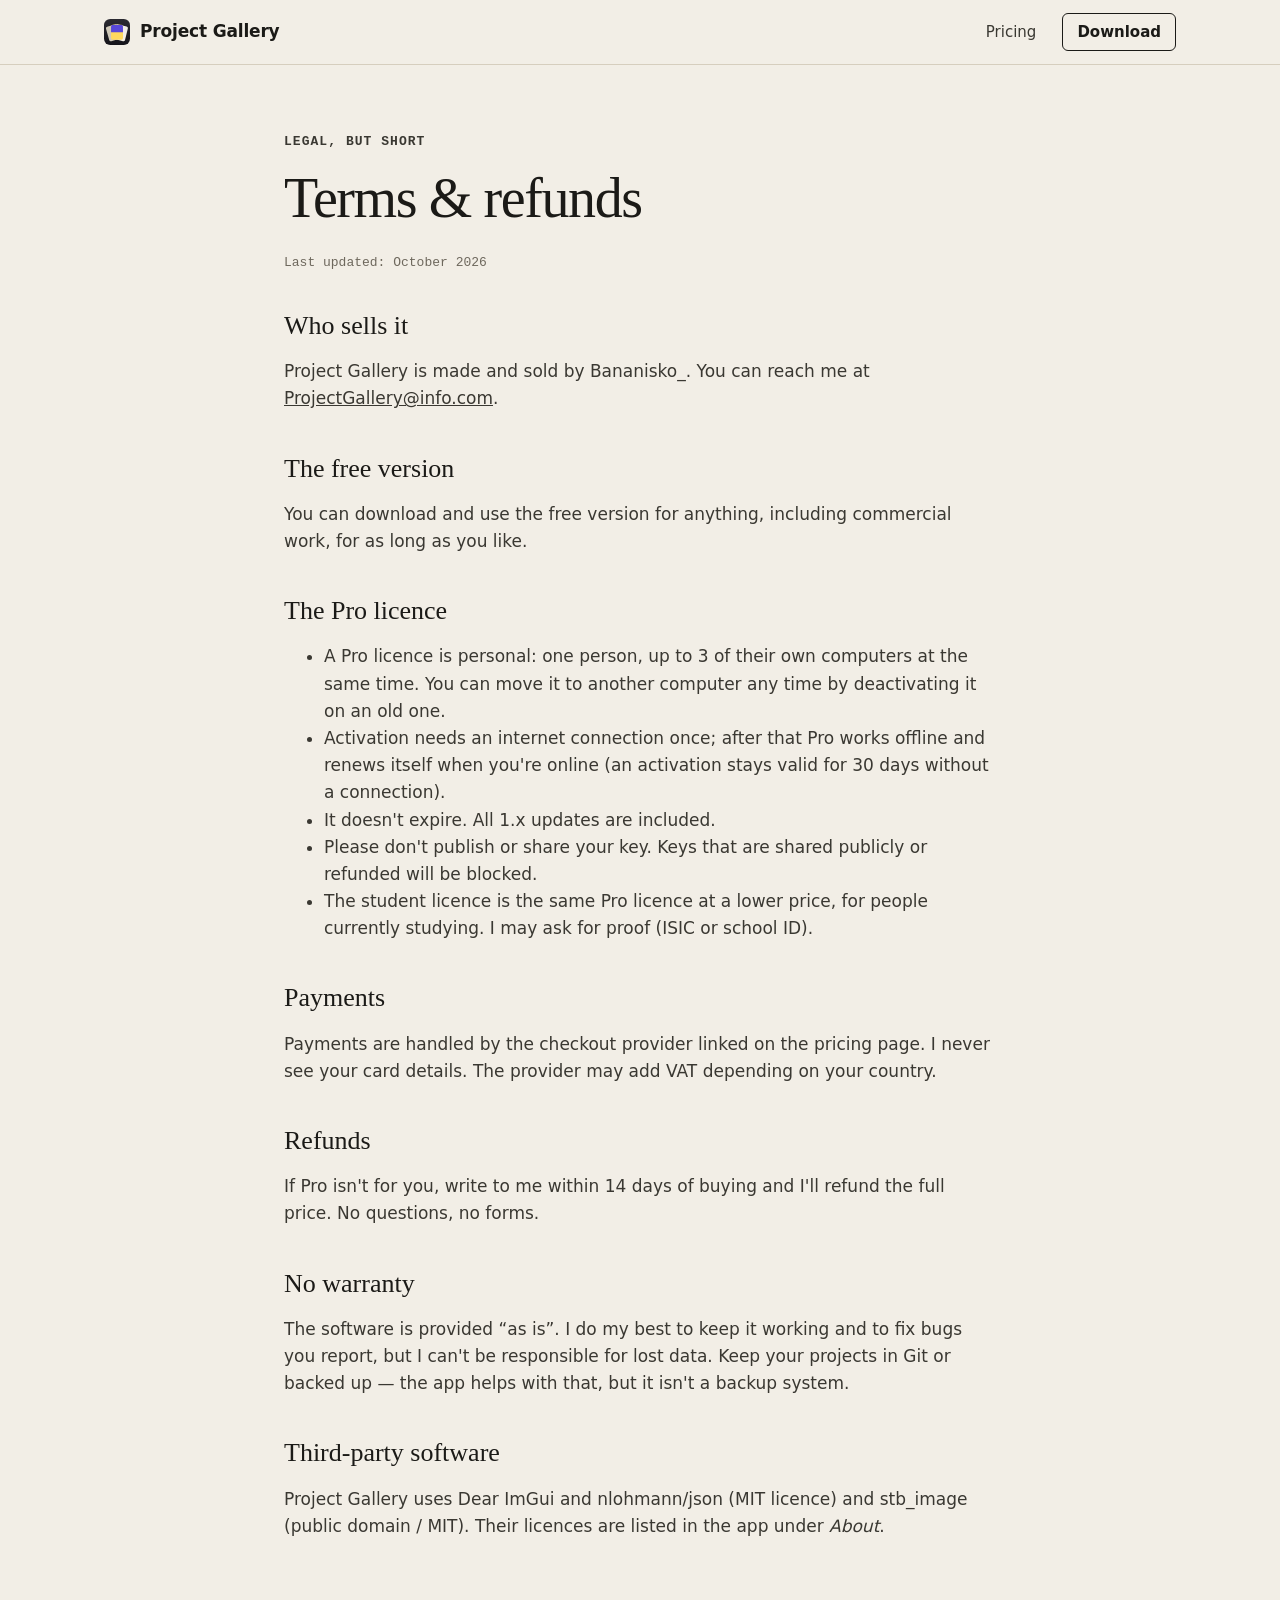
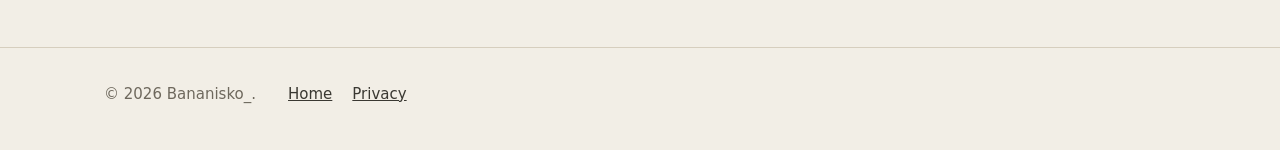
<file: terms.html>
<!doctype html>
<html lang="en">
<head>
<meta charset="utf-8">
<meta name="viewport" content="width=device-width, initial-scale=1">
<title>Terms &amp; refunds — Project Gallery</title>
<link rel="icon" href="assets/img/favicon.svg" type="image/svg+xml">
<link rel="stylesheet" href="assets/css/style.css">
</head>
<body>
<header class="top">
  <div class="wrap top-in">
    <a class="brand" href="index.html">
      <img class="logo" src="assets/img/logo.svg" width="26" height="26" alt="">
      Project Gallery
    </a>
    <nav><a href="index.html#pricing">Pricing</a><a class="nav-dl" data-href="download" href="#">Download</a></nav>
  </div>
</header>

<main class="wrap legal">
  <p class="kicker">Legal, but short</p>
  <h1>Terms &amp; refunds</h1>
  <p class="updated">Last updated: October 2026</p>

  <h2>Who sells it</h2>
  <p>Project Gallery is made and sold by <span data-site="author">the author</span>. You can reach me at <a data-href="mailto" href="#"><span data-site="email">e-mail</span></a>.</p>

  <h2>The free version</h2>
  <p>You can download and use the free version for anything, including commercial work, for as long as you like.</p>

  <h2>The Pro licence</h2>
  <ul>
    <li>A Pro licence is personal: one person, up to 3 of their own computers at the same time. You can move it to another computer any time by deactivating it on an old one.</li>
    <li>Activation needs an internet connection once; after that Pro works offline and renews itself when you're online (an activation stays valid for 30 days without a connection).</li>
    <li>It doesn't expire. All 1.x updates are included.</li>
    <li>Please don't publish or share your key. Keys that are shared publicly or refunded will be blocked.</li>
    <li>The student licence is the same Pro licence at a lower price, for people currently studying. I may ask for proof (ISIC or school ID).</li>
  </ul>

  <h2>Payments</h2>
  <p>Payments are handled by the checkout provider linked on the pricing page. I never see your card details. The provider may add VAT depending on your country.</p>

  <h2>Refunds</h2>
  <p>If Pro isn't for you, write to me within 14 days of buying and I'll refund the full price. No questions, no forms.</p>

  <h2>No warranty</h2>
  <p>The software is provided “as is”. I do my best to keep it working and to fix bugs you report, but I can't be responsible for lost data. Keep your projects in Git or backed up — the app helps with that, but it isn't a backup system.</p>

  <h2>Third-party software</h2>
  <p>Project Gallery uses Dear ImGui and nlohmann/json (MIT licence) and stb_image (public domain / MIT). Their licences are listed in the app under <i>About</i>.</p>
</main>

<footer class="foot">
  <div class="wrap foot-in">
    <p>© <span data-year>2026</span> <span data-site="author">the author</span>.</p>
    <p class="foot-links"><a href="index.html">Home</a><a href="privacy.html">Privacy</a></p>
  </div>
</footer>
<script src="assets/js/config.js"></script>
<script src="assets/js/main.js"></script>
</body>
</html>
</file>
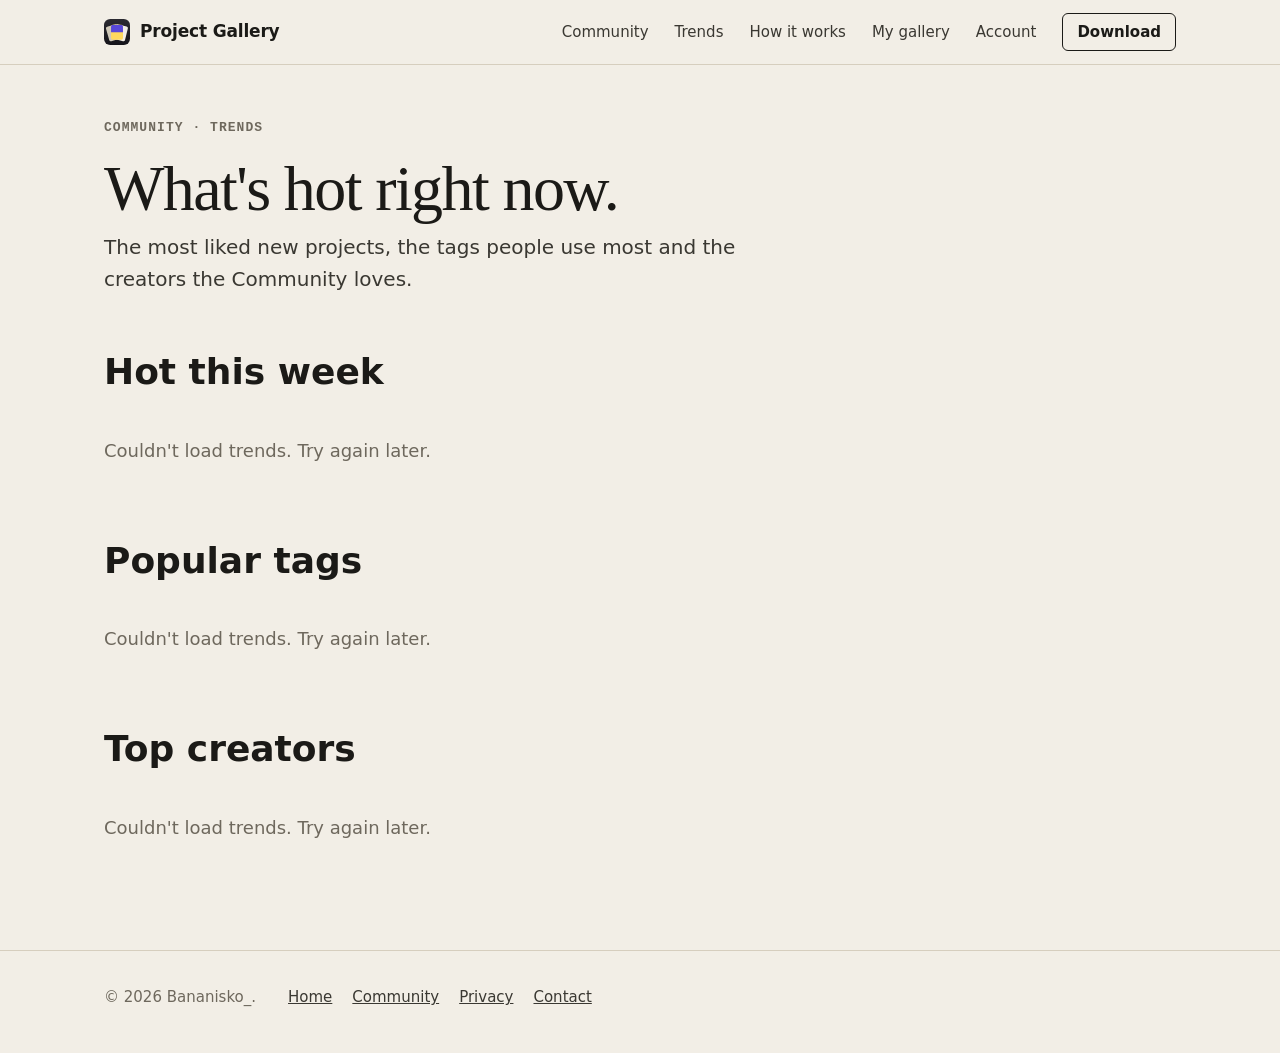
<file: trends.html>
<!doctype html>
<html lang="en">
<head>
<meta charset="utf-8">
<meta name="viewport" content="width=device-width, initial-scale=1">
<title>Trends — Project Gallery Community</title>
<meta name="description" content="What's hot in the Project Gallery Community – trending projects, popular tags and top creators.">
<link rel="icon" href="assets/img/favicon.svg" type="image/svg+xml">
<link rel="stylesheet" href="assets/css/style.css">
<link rel="stylesheet" href="assets/css/community.css">
</head>
<body>
<header class="top">
  <div class="wrap top-in">
    <a class="brand" href="index.html"><img class="logo" src="assets/img/logo.svg" width="26" height="26" alt=""> Project Gallery</a>
    <nav><a href="explore.html">Community</a><a href="trends.html">Trends</a><a href="index.html#how">How it works</a><a href="app.html">My gallery</a><a href="account.html">Account</a><a class="nav-dl" data-href="download" href="#">Download</a></nav>
  </div>
</header>
<main class="wrap cm" id="trends">
  <div class="cm-head">
    <p class="kicker">Community · trends</p>
    <h1>What's hot right now.</h1>
    <p class="lede">The most liked new projects, the tags people use most and the creators the Community loves.</p>
  </div>
  <section class="tr-sec">
    <h2 id="hotTitle">Hot this week</h2>
    <div class="cm-grid" id="hot"><p class="cm-empty">Loading…</p></div>
  </section>
  <section class="tr-sec">
    <h2>Popular tags</h2>
    <div class="cm-tagrow tr-tags" id="ttags"><p class="cm-empty">Loading…</p></div>
  </section>
  <section class="tr-sec">
    <h2>Top creators</h2>
    <div class="tr-creators" id="creators"><p class="cm-empty">Loading…</p></div>
  </section>
</main>

<footer class="foot">
  <div class="wrap foot-in">
    <p>© <span data-year>2026</span> <span data-site="author">the author</span>.</p>
    <p class="foot-links"><a href="index.html">Home</a><a href="explore.html">Community</a><a href="privacy.html">Privacy</a><a data-href="mailto" href="#">Contact</a></p>
  </div>
</footer>
<script src="assets/js/config.js"></script>
<script src="assets/js/main.js"></script>
<script src="assets/js/community.js"></script>
</body>
</html>
</file>
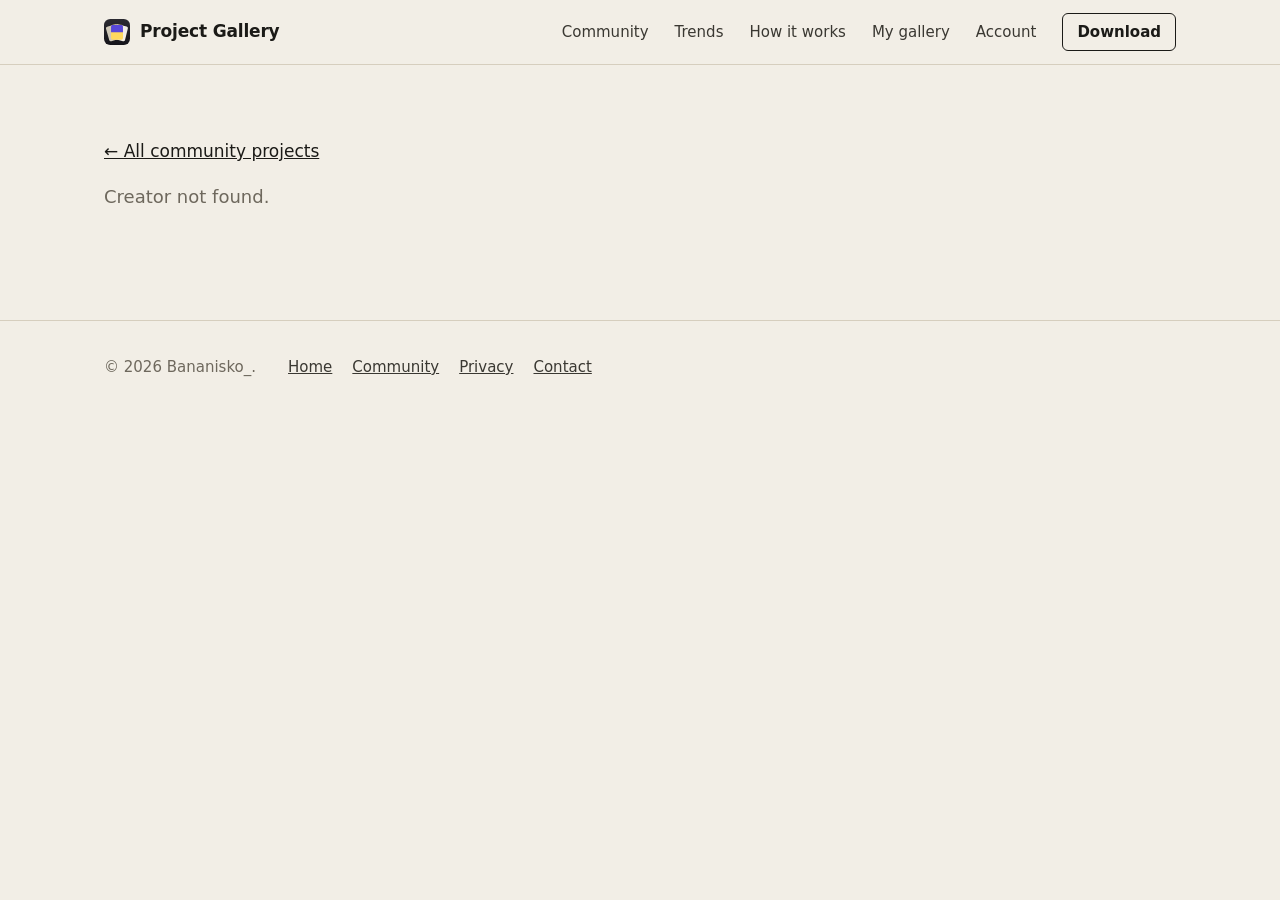
<file: u.html>
<!doctype html>
<html lang="en">
<head>
<meta charset="utf-8">
<meta name="viewport" content="width=device-width, initial-scale=1">
<title>Creator — Project Gallery Community</title>
<meta name="description" content="A creator's public projects on Project Gallery Community.">
<link rel="icon" href="assets/img/favicon.svg" type="image/svg+xml">
<link rel="stylesheet" href="assets/css/style.css">
<link rel="stylesheet" href="assets/css/community.css">
</head>
<body>
<header class="top">
  <div class="wrap top-in">
    <a class="brand" href="index.html"><img class="logo" src="assets/img/logo.svg" width="26" height="26" alt=""> Project Gallery</a>
    <nav><a href="explore.html">Community</a><a href="trends.html">Trends</a><a href="index.html#how">How it works</a><a href="app.html">My gallery</a><a href="account.html">Account</a><a class="nav-dl" data-href="download" href="#">Download</a></nav>
  </div>
</header>
<main class="wrap cm">
  <p><a href="explore.html">← All community projects</a></p>
  <div id="profile"><p class="cm-empty">Loading…</p></div>
  <div class="cm-grid" id="ugrid"></div>
</main>

<footer class="foot">
  <div class="wrap foot-in">
    <p>© <span data-year>2026</span> <span data-site="author">the author</span>.</p>
    <p class="foot-links"><a href="index.html">Home</a><a href="explore.html">Community</a><a href="privacy.html">Privacy</a><a data-href="mailto" href="#">Contact</a></p>
  </div>
</footer>
<script src="assets/js/config.js"></script>
<script src="assets/js/main.js"></script>
<script src="assets/js/community.js"></script>
</body>
</html>
</file>
<file: assets/vendor/lenis.css>
html.lenis,
html.lenis body {
  height: auto;
}

.lenis:not(.lenis-autoToggle).lenis-stopped {
  overflow: clip;
}

.lenis [data-lenis-prevent],
.lenis [data-lenis-prevent-wheel],
.lenis [data-lenis-prevent-touch],
.lenis [data-lenis-prevent-vertical],
.lenis [data-lenis-prevent-horizontal] {
  overscroll-behavior: contain;
}

.lenis.lenis-smooth iframe {
  pointer-events: none;
}

.lenis.lenis-autoToggle {
  transition-property: overflow;
  transition-duration: 1ms;
  transition-behavior: allow-discrete;
}
</file>
<file: assets/css/style.css>
/* Project Gallery — web */

:root {
  --paper: #F2EEE6;
  --paper-2: #E9E3D7;
  --ink: #1B1A17;
  --ink-2: #3A3832;
  --muted: #6E685D;
  --line: #D6CEBE;
  --accent: #5847D9;
  --marker: #FFD95E;
  --night: #16151A;
  --night-2: #222128;

  --serif: "Iowan Old Style", "Palatino Linotype", Palatino, "Book Antiqua", Georgia, serif;
  --sans: "Segoe UI", system-ui, -apple-system, Roboto, "Helvetica Neue", Arial, sans-serif;
  --mono: "Cascadia Code", "Cascadia Mono", Consolas, "SF Mono", Menlo, monospace;
  --hand: "Segoe Print", "Bradley Hand", "Comic Neue", cursive;
}

* { box-sizing: border-box; }
html { scroll-behavior: smooth; }
body {
  margin: 0;
  background: var(--paper);
  color: var(--ink);
  font: 17px/1.6 var(--sans);
  -webkit-font-smoothing: antialiased;
}
img { max-width: 100%; height: auto; display: block; }
a { color: inherit; }
code, kbd { font-family: var(--mono); font-size: .86em; }
code { background: var(--paper-2); padding: 1px 6px; border-radius: 4px; }
kbd { border: 1px solid var(--line); border-bottom-width: 2px; padding: 0 5px; border-radius: 4px; background: #fff; }

.wrap { max-width: 1120px; margin: 0 auto; padding: 0 24px; }

/* ---------- top bar */
.top { border-bottom: 1px solid var(--line); background: var(--paper); position: sticky; top: 0; z-index: 10; }
.top-in { display: flex; align-items: center; justify-content: space-between; height: 64px; }
.brand { display: flex; align-items: center; gap: 10px; font-weight: 700; text-decoration: none; letter-spacing: -.01em; }
.top nav { display: flex; gap: 26px; align-items: center; font-size: 15px; }
.top nav a { text-decoration: none; color: var(--ink-2); }
.top nav a:hover { color: var(--ink); text-decoration: underline; text-underline-offset: 4px; }
.top nav .nav-dl { border: 1.5px solid var(--ink); padding: 6px 14px; border-radius: 6px; color: var(--ink); font-weight: 600; }
.top nav .nav-dl:hover { background: var(--ink); color: var(--paper); text-decoration: none; }

/* ---------- buttons */
.btn {
  display: inline-block; text-decoration: none; font-weight: 600; font-size: 16px;
  padding: 13px 22px; border-radius: 8px; border: 1.5px solid var(--ink);
  transition: transform .12s ease, box-shadow .12s ease;
}
.btn-ink { background: var(--ink); color: var(--paper); box-shadow: 3px 3px 0 var(--marker); }
.btn-ink:hover { transform: translate(-1px, -1px); box-shadow: 5px 5px 0 var(--marker); }
.btn-line { background: transparent; color: var(--ink); }
.btn-line:hover { background: #fff; }

/* ---------- hero */
.hero { padding: 84px 24px 40px; }
.kicker { font: 600 13px/1 var(--mono); text-transform: uppercase; letter-spacing: .08em; color: var(--muted); margin: 0 0 22px; }
.kicker.light { color: #A9A4B8; }
h1 {
  font: 400 clamp(44px, 7.2vw, 88px)/1.02 var(--serif);
  letter-spacing: -.025em; margin: 0 0 28px; max-width: 900px;
}
h1 em { font-style: italic; background: linear-gradient(transparent 62%, var(--marker) 62%, var(--marker) 92%, transparent 92%); padding: 0 .06em; }
.lede { font-size: 20px; max-width: 640px; color: var(--ink-2); margin: 0 0 34px; }
.cta { display: flex; gap: 14px; flex-wrap: wrap; }
.meta { font: 13px/1.4 var(--mono); color: var(--muted); margin-top: 22px; }

/* ---------- big screenshot */
.shot-band { background: linear-gradient(var(--paper) 0 30%, var(--night) 30% 100%); padding-bottom: 70px; }
.hero-shot { margin: 0; position: relative; }
.hero-shot img {
  border-radius: 10px; border: 1px solid #000;
  box-shadow: 0 30px 60px -20px rgba(0,0,0,.45), 0 0 0 8px rgba(255,255,255,.04);
  cursor: zoom-in;
}
.hero-shot figcaption { margin-top: 18px; text-align: right; }
.hand { font: 20px/1.2 var(--hand); color: var(--marker); display: inline-block; transform: rotate(-2deg); }

/* ---------- note */
.note { margin-top: -1px; padding-top: 80px; }
.note-card {
  max-width: 680px; margin: 0 auto; background: #FFFDF7; border: 1px solid var(--line);
  padding: 38px 44px; transform: rotate(-.6deg); box-shadow: 0 1px 0 var(--line), 6px 8px 0 var(--paper-2);
}
.note-card h2 { font: 400 30px/1.2 var(--serif); margin: 0 0 16px; }
.note-card p { margin: 0 0 14px; color: var(--ink-2); }
.sign { font: 22px/1 var(--hand) !important; color: var(--ink) !important; margin-top: 22px !important; }

/* ---------- features */
.features { padding-top: 110px; }
.section-h { font: 400 clamp(34px, 4.6vw, 52px)/1.1 var(--serif); letter-spacing: -.02em; margin: 0 0 12px; }
.section-sub { color: var(--muted); margin: 0 0 40px; font-size: 18px; }
.feat {
  display: grid; grid-template-columns: 5fr 7fr; gap: 56px; align-items: center;
  padding: 56px 0; border-top: 1px solid var(--line);
}
.features .section-h + .feat { margin-top: 36px; }
.feat.flip { grid-template-columns: 7fr 5fr; }
.feat.flip .feat-text { order: 2; }
.num { font: 600 14px/1 var(--mono); color: var(--accent); display: block; margin-bottom: 14px; }
.feat h3 { font: 400 32px/1.15 var(--serif); margin: 0 0 14px; letter-spacing: -.01em; }
.feat p { color: var(--ink-2); margin: 0; }
.feat-img { margin: 0; }
.feat-img img { border-radius: 8px; border: 1px solid var(--ink); box-shadow: 8px 8px 0 var(--paper-2); cursor: zoom-in; }
.feat-list ul { list-style: none; padding: 0; margin: 0; border-left: 2px solid var(--ink); }
.feat-list li { padding: 12px 0 12px 20px; font: 16px/1.4 var(--mono); border-bottom: 1px dashed var(--line); }
.feat-list li:last-child { border-bottom: 0; }

.also { border-top: 1px solid var(--line); padding: 46px 0 20px; }
.also h3 { font: 600 13px/1 var(--mono); text-transform: uppercase; letter-spacing: .08em; color: var(--muted); margin: 0 0 20px; }
.also ul { columns: 2; column-gap: 56px; padding: 0; margin: 0; list-style: none; }
.also li { padding: 7px 0 7px 22px; position: relative; break-inside: avoid; }
.also li::before { content: ""; position: absolute; left: 0; top: 17px; width: 10px; height: 2px; background: var(--ink); }

/* ---------- pro */
.pro-band { background: var(--night); color: #ECE9F3; margin-top: 90px; padding: 96px 0; }
.pro-in { display: grid; grid-template-columns: 1fr 1fr; gap: 56px; align-items: start; }
.pro-band h2 { font: 400 clamp(32px, 4vw, 46px)/1.1 var(--serif); margin: 0 0 18px; letter-spacing: -.015em; }
.pro-band p { color: #B9B5C6; margin: 0 0 26px; }
.pro-list { list-style: none; padding: 0; margin: 0; }
.pro-list li { padding: 12px 0; border-top: 1px solid #2F2D36; color: #C9C5D4; }
.pro-list b { color: #fff; font-weight: 600; }
.pro-img { margin: 0; position: sticky; top: 96px; }
.pro-img img { border-radius: 8px; border: 1px solid #000; box-shadow: 0 24px 50px -18px rgba(0,0,0,.7); cursor: zoom-in; }

/* ---------- pricing */
.pricing { padding-top: 110px; }
.plans { display: grid; grid-template-columns: 1fr 1.12fr 1fr; gap: 0; border: 1.5px solid var(--ink); border-radius: 10px; overflow: visible; background: #FFFDF7; }
.plan { padding: 34px 30px 32px; position: relative; display: flex; flex-direction: column; }
.plan + .plan { border-left: 1.5px solid var(--ink); }
.plan-main { background: var(--ink); color: var(--paper); margin: -12px 0; border-radius: 10px; border-left: 0 !important; z-index: 1; padding-top: 46px; }
.plan-main + .plan { border-left: 0; }
.plan h3 { font: 600 14px/1 var(--mono); text-transform: uppercase; letter-spacing: .08em; margin: 0 0 18px; }
.price { font: 400 54px/1 var(--serif); margin: 0 0 14px; }
.price small { font: 14px var(--sans); color: var(--muted); margin-left: 8px; }
.plan-main .price small { color: #A9A4B8; }
.plan-d { color: var(--muted); margin: 0 0 28px; flex: 1; }
.plan-main .plan-d { color: #C9C5D4; }
.plan .btn { text-align: center; }
.plan-main .btn-ink { background: var(--marker); color: var(--ink); border-color: var(--marker); box-shadow: none; }
.plan-main .btn-ink:hover { background: #FFE58A; }
.tag { position: absolute; top: 16px; right: 18px; font: 18px/1 var(--hand); color: var(--marker); transform: rotate(3deg); }

.compare { width: 100%; border-collapse: collapse; margin: 64px 0 0; font-size: 16px; }
.compare th { font: 600 13px/1 var(--mono); text-transform: uppercase; letter-spacing: .08em; color: var(--muted); text-align: center; padding: 0 0 14px; }
.compare th:first-child { text-align: left; }
.compare td { padding: 12px 0; border-top: 1px solid var(--line); }
.compare td + td { text-align: center; width: 110px; font-family: var(--mono); }
.compare tr td:last-child { font-weight: 700; }

.steps { counter-reset: s; list-style: none; padding: 0; margin: 64px 0 0; display: grid; grid-template-columns: repeat(3, 1fr); gap: 28px; }
.steps li { counter-increment: s; border-top: 2px solid var(--ink); padding-top: 18px; color: var(--ink-2); }
.steps li::before { content: counter(s); font: 400 40px/1 var(--serif); display: block; margin-bottom: 10px; color: var(--ink); }
.fine { color: var(--muted); font-size: 15px; margin: 30px 0 0; }

/* ---------- faq */
.faq { padding-top: 110px; }
.faq details { max-width: 820px; }
.faq details { border-top: 1px solid var(--line); padding: 4px 0; }
.faq details:last-of-type { border-bottom: 1px solid var(--line); }
.faq summary { cursor: pointer; list-style: none; padding: 16px 40px 16px 0; font-weight: 600; position: relative; }
.faq summary::-webkit-details-marker { display: none; }
.faq summary::after { content: "+"; position: absolute; right: 4px; top: 10px; font: 400 28px/1 var(--serif); }
.faq details[open] summary::after { content: "–"; }
.faq details p { margin: 0 0 18px; color: var(--ink-2); max-width: 680px; }

/* ---------- last call */
.last { padding: 120px 24px 110px; text-align: center; }
.last h2 { font: 400 clamp(36px, 5vw, 58px)/1.1 var(--serif); margin: 0 0 10px; }
.last p { color: var(--muted); margin: 0 0 30px; }

/* ---------- footer */
.foot { border-top: 1px solid var(--line); padding: 34px 0 44px; font-size: 15px; color: var(--muted); }
.foot-in { display: flex; flex-wrap: wrap; gap: 8px 32px; align-items: baseline; }
.foot-in p { margin: 0; }
.foot-links { display: flex; gap: 20px; }
.foot-links a { color: var(--ink-2); }
.foot-small { width: 100%; font: 13px var(--mono); }

/* ---------- lightbox */
.lightbox { position: fixed; inset: 0; background: rgba(15,14,18,.92); display: flex; align-items: center; justify-content: center; padding: 3vw; z-index: 50; cursor: zoom-out; }
.lightbox[hidden] { display: none; }
.lightbox img { max-height: 94vh; border-radius: 8px; box-shadow: 0 30px 80px rgba(0,0,0,.6); }

/* ---------- legal pages */
.legal { max-width: 760px; padding-top: 70px; padding-bottom: 90px; }
.legal h1 { font-size: clamp(38px, 5vw, 56px); }
.legal h2 { font: 400 26px/1.2 var(--serif); margin: 40px 0 10px; }
.legal p, .legal li { color: var(--ink-2); }
.legal .updated { font: 13px var(--mono); color: var(--muted); }

/* ---------- small screens */
@media (max-width: 860px) {
  .top nav a:not(.nav-dl) { display: none; }
  .hero { padding-top: 56px; }
  .feat, .feat.flip, .pro-in { grid-template-columns: 1fr; gap: 28px; }
  .feat.flip .feat-text { order: 0; }
  .pro-img { position: static; }
  .plans { grid-template-columns: 1fr; }
  .plan + .plan { border-left: 0; border-top: 1.5px solid var(--ink); }
  .plan-main { margin: 0; border-radius: 0; }
  .also ul { columns: 1; }
  .steps { grid-template-columns: 1fr; }
  .note-card { padding: 28px 24px; transform: none; }
  .compare td + td { width: 64px; }
}
</file>
<file: assets/css/dynamic.css>
/* Project Gallery — dynamická úvodná stránka (index-dynamic.html)
   Stavia na style.css; animácie riadi assets/js/dynamic.js (GSAP + ScrollTrigger + Lenis). */

.dyn { overflow-x: clip; }

/* ---------- ukazovateľ posunu */
.progress { position: fixed; inset: 0 0 auto 0; height: 3px; z-index: 30; pointer-events: none; }
.progress span { display: block; height: 100%; background: var(--marker); transform-origin: 0 50%; transform: scaleX(0); }

/* ---------- hero */
.d-hero { padding-top: 76px; }
.d-title { margin-bottom: 26px; }
.d-title .line { display: block; overflow: hidden; padding-bottom: .06em; }
.d-title .line > span { display: inline-block; will-change: transform; }
.mark {
  font-style: italic; padding: 0 .06em;
  background: linear-gradient(var(--marker), var(--marker)) no-repeat 0 88% / 100% 30%;
}
.d-hero-row { display: grid; grid-template-columns: minmax(0, 640px) minmax(0, 1fr); gap: 48px; align-items: start; }
.d-hero-row .lede { margin-bottom: 34px; }

.term {
  background: var(--night); color: #D8D4E4; border-radius: 10px; overflow: hidden;
  box-shadow: 6px 6px 0 var(--paper-2); max-width: 420px; justify-self: end; width: 100%;
}
.term-bar { display: flex; gap: 6px; padding: 10px 12px; background: var(--night-2); }
.term-bar i { width: 10px; height: 10px; border-radius: 50%; background: #3A3842; }
.term pre { margin: 0; padding: 14px 16px 16px; min-height: 152px; font: 13.5px/1.65 var(--mono); white-space: pre-wrap; }
.term code { background: none; padding: 0; font-size: inherit; }
.term .ok { color: #7EE2A8; }
.term .dim { color: #8C879C; }
.term .y { color: var(--marker); }
.term .cur { display: inline-block; width: 8px; height: 1.1em; vertical-align: -2px; background: var(--marker); animation: blink 1s steps(1) infinite; }
@keyframes blink { 50% { opacity: 0; } }

/* rám s videom, ktorý sa pri posune „narovná“ */
.d-stage { margin-top: 56px; padding-bottom: 80px; background: linear-gradient(var(--paper) 0 34%, var(--night) 34% 100%); }
.d-frame-wrap { position: relative; perspective: 1600px; }
.d-frame {
  margin: 0; border-radius: 12px; overflow: hidden; background: #0D0F15; border: 1px solid #000;
  box-shadow: 0 50px 90px -30px rgba(0,0,0,.55), 0 0 0 8px rgba(255,255,255,.04);
  transform-origin: 50% 0; will-change: transform; position: relative; z-index: 2;
}
.d-frame-bar { display: flex; align-items: center; gap: 7px; height: 34px; padding: 0 14px; background: #1A1C24; border-bottom: 1px solid #000; }
.d-frame-bar i { width: 11px; height: 11px; border-radius: 50%; background: #3A3D49; }
.d-frame-bar span { margin-left: 10px; font: 12.5px var(--sans); color: #8D93A6; }
.d-video { display: block; width: 100%; height: auto; aspect-ratio: 1710 / 979; object-fit: cover; background: #0D0F15; }

.float {
  position: absolute; width: 22%; border-radius: 12px; border: 1px solid rgba(0,0,0,.6); z-index: 3;
  box-shadow: 0 26px 50px -18px rgba(0,0,0,.6); will-change: transform; pointer-events: none;
}
.f1 { left: -7%; top: 8%; transform: rotate(-6deg); }
.f2 { right: -6%; top: 2%; transform: rotate(5deg); }
.f3 { left: -4%; bottom: 6%; transform: rotate(4deg); width: 18%; }
.f4 { right: -5%; bottom: 14%; transform: rotate(-4deg); width: 19%; }
.d-caption { text-align: right; margin: 18px 0 0; }

/* ---------- pred / po */
.d-story { position: relative; }
.d-story-pin { min-height: 100vh; display: flex; align-items: center; padding: 90px 0; }
.d-story-in { display: grid; grid-template-columns: 4fr 7fr; gap: 56px; align-items: center; width: 100%; }
.swap { position: relative; min-height: 1.15em; }
.swap span { display: block; }
.swap .s2 { position: absolute; inset: 0; opacity: 0; }
.d-story-p { color: var(--ink-2); max-width: 420px; }
.d-story-p.p2 { opacity: .25; }

.d-board { position: relative; height: 470px; }
.mess, .neat { position: absolute; inset: 0; }
.chip {
  position: absolute; display: flex; align-items: center; gap: 10px; white-space: nowrap;
  background: #FFFDF7; border: 1px solid var(--line); border-radius: 6px; padding: 8px 14px 8px 10px;
  font: 14px var(--sans); box-shadow: 0 2px 0 var(--paper-2), 0 8px 18px -10px rgba(0,0,0,.25); will-change: transform;
}
.chip small { font: 12px var(--mono); color: var(--muted); margin-left: 6px; }
.chip .fi {
  width: 20px; height: 15px; border-radius: 2px 3px 3px 3px; background: #F2C14E; position: relative; flex: none;
  box-shadow: inset 0 -5px 0 #E3AE33;
}
.chip .fi::before { content: ""; position: absolute; left: 0; top: -3px; width: 9px; height: 4px; background: #F2C14E; border-radius: 2px 2px 0 0; }
.chip.junk { color: var(--muted); }

.neat { display: grid; grid-template-columns: repeat(3, 1fr); grid-auto-rows: min-content; gap: 16px; align-content: center; }
.card {
  background: #171B25; border-radius: 12px; overflow: hidden; border: 1px solid #000;
  box-shadow: 0 18px 40px -20px rgba(0,0,0,.6); opacity: 0; will-change: transform, opacity;
}
.card img { aspect-ratio: 412 / 212; object-fit: cover; width: 100%; }
.card p { margin: 0; padding: 10px 12px 12px; color: #E9EBF2; font: 600 13.5px/1.3 var(--sans); }
.card p span { display: block; font: 400 12px var(--sans); color: #8D93A6; margin-top: 3px; }

/* ---------- čísla */
.d-numbers { padding: 40px 0 30px; }
.nums { display: grid; grid-template-columns: repeat(4, 1fr); border-top: 2px solid var(--ink); }
.nums > div { padding: 22px 18px 6px 0; }
.nums > div + div { border-left: 1px solid var(--line); padding-left: 22px; }
.nums b { display: block; font: 400 clamp(36px, 4.6vw, 58px)/1 var(--serif); letter-spacing: -.02em; font-variant-numeric: tabular-nums; }
.nums span { display: block; margin-top: 8px; color: var(--muted); font: 13px var(--mono); }

/* ---------- funkcie: text vľavo, prilepený obrázok vpravo */
.d-features { padding-top: 110px; }
.d-feat-grid { display: grid; grid-template-columns: 5fr 7fr; gap: 64px; margin-top: 30px; }
.d-step { min-height: 72vh; display: flex; flex-direction: column; justify-content: center; opacity: .28; transition: opacity .5s ease; }
.d-step.on { opacity: 1; }
.d-step h3 { font: 400 32px/1.15 var(--serif); margin: 0 0 14px; letter-spacing: -.01em; }
.d-step p { color: var(--ink-2); margin: 0; }
.d-sticky { position: sticky; top: 14vh; height: 72vh; display: flex; flex-direction: column; justify-content: center; }
.d-shots { position: relative; aspect-ratio: 1710 / 979; }
.d-shots img {
  position: absolute; inset: 0; width: 100%; border-radius: 10px; border: 1px solid var(--ink);
  box-shadow: 10px 10px 0 var(--paper-2); opacity: 0; transform: translateY(18px) scale(.97);
  transition: opacity .6s ease, transform .7s cubic-bezier(.2,.7,.2,1); cursor: zoom-in;
}
.d-shots img.on { opacity: 1; transform: none; z-index: 1; }
.d-dots { display: flex; gap: 8px; margin-top: 26px; }
.d-dots i { width: 26px; height: 3px; background: var(--line); transition: background .4s, width .4s; }
.d-dots i.on { background: var(--ink); width: 46px; }

/* ---------- bežiace pásy */
.marquee { overflow: hidden; border-top: 1px solid var(--line); border-bottom: 1px solid var(--line); padding: 16px 0; margin-top: 80px; }
.marquee.rev { margin-top: -1px; background: var(--ink); color: var(--paper); border-color: var(--ink); }
.mq-track { display: flex; width: max-content; gap: 0; animation: mq 46s linear infinite; }
.marquee.rev .mq-track { animation-direction: reverse; animation-duration: 38s; }
.mq-track span { font: 400 26px/1.2 var(--serif); padding: 0 28px; white-space: nowrap; }
.mq-track span::after { content: "✦"; font-size: 14px; color: var(--accent); margin-left: 56px; vertical-align: middle; }
.marquee.rev .mq-track span::after { color: var(--marker); }
@keyframes mq { to { transform: translateX(-50%); } }

/* ---------- pro: heatmapa a odznaky */
.d-pro { margin-top: 0; }
.d-pro-vis { display: flex; flex-direction: column; gap: 22px; position: sticky; top: 96px; }
.heat-card { background: #1E1D24; border: 1px solid #2F2D36; border-radius: 12px; padding: 20px 20px 16px; position: relative; }
.heat-head { display: flex; justify-content: space-between; align-items: baseline; font: 13px var(--mono); color: #A9A4B8; margin-bottom: 14px; }
.heat-head b { color: #fff; font-weight: 600; }
.heat { display: grid; grid-template-rows: repeat(7, 1fr); grid-auto-flow: column; gap: 3px; }
.heat i { aspect-ratio: 1; border-radius: 2px; background: #2A2931; }
.heat i.l1, .heat-legend .l1 { background: #3C3474; }
.heat i.l2, .heat-legend .l2 { background: #5547B5; }
.heat i.l3, .heat-legend .l3 { background: #7C6CFF; }
.heat i.l4, .heat-legend .l4 { background: #B4AAFF; }
.heat-legend { display: flex; align-items: center; justify-content: flex-end; gap: 4px; margin-top: 12px; font: 12px var(--mono); color: #8C879C; }
.heat-legend i { width: 11px; height: 11px; border-radius: 2px; background: #2A2931; }
.heat-tip {
  position: absolute; pointer-events: none; background: var(--paper); color: var(--ink); font: 12px var(--mono);
  padding: 5px 9px; border-radius: 5px; white-space: nowrap; transform: translate(-50%, -130%); z-index: 2;
}
.badges { display: grid; grid-template-columns: 1fr 1fr; gap: 12px; }
.badge {
  display: grid; grid-template-columns: 44px 1fr; column-gap: 12px; align-items: center;
  background: #1E1D24; border: 1px solid #5547B5; border-radius: 12px; padding: 12px 14px; position: relative; overflow: hidden;
}
.badge i {
  grid-row: span 2; width: 44px; height: 44px; border-radius: 50%; display: grid; place-items: center; font-style: normal; font-size: 18px;
  color: #fff; background: linear-gradient(135deg, #7C6CFF, #4CC9F0); box-shadow: 0 0 24px rgba(124,108,255,.45);
}
.badge b { color: #fff; font-weight: 600; font-size: 15px; }
.badge span { color: #8C879C; font-size: 13px; }
.badge.locked { border-color: #2F2D36; }
.badge.locked i { background: #2A2931; color: #6D6878; box-shadow: none; }
.badge em { position: absolute; left: 70px; right: 14px; bottom: 9px; height: 3px; background: #2A2931; border-radius: 2px; }
.badge em::after { content: ""; position: absolute; inset: 0 auto 0 0; width: calc(var(--p) * 100%); background: #7C6CFF; border-radius: 2px; }

/* ---------- cenník */
.d-plans { display: grid; grid-template-columns: 1fr 1.25fr; border: 1.5px solid var(--ink); border-radius: 10px; background: #FFFDF7; }
.d-plan { padding: 34px 32px 32px; display: flex; flex-direction: column; }
.d-plan h3 { font: 600 14px/1 var(--mono); text-transform: uppercase; letter-spacing: .08em; margin: 0 0 18px; }
.d-plan.main { background: var(--ink); color: var(--paper); margin: -12px -1px -12px 0; border-radius: 10px; padding-top: 46px; }
.d-plan-top { display: flex; justify-content: space-between; align-items: flex-start; gap: 16px; }
.d-plan .price { font: 400 54px/1 var(--serif); margin: 0 0 14px; }
.d-plan .price small { font: 14px var(--sans); color: var(--muted); margin-left: 8px; }
.d-plan.main .price small { color: #A9A4B8; }
.roll { display: inline-block; overflow: hidden; vertical-align: bottom; line-height: 1.05; }
.roll > span { display: inline-block; }
.d-plan .plan-d { color: var(--muted); margin: 0 0 28px; flex: 1; }
.d-plan.main .plan-d { color: #C9C5D4; }
.d-plan .btn { text-align: center; align-self: stretch; }
.d-plan.main .btn-ink { background: var(--marker); color: var(--ink); border-color: var(--marker); box-shadow: none; }

.switch { display: inline-flex; align-items: center; gap: 10px; font: 14px var(--sans); color: #CFCBD9; cursor: pointer; user-select: none; margin-top: -4px; }
.switch input { position: absolute; opacity: 0; pointer-events: none; }
.switch .sw { width: 40px; height: 22px; border-radius: 11px; background: #3A3842; position: relative; transition: background .25s; }
.switch .sw::after { content: ""; position: absolute; top: 3px; left: 3px; width: 16px; height: 16px; border-radius: 50%; background: var(--paper); transition: transform .25s cubic-bezier(.3,1.5,.5,1); }
.switch input:checked + .sw { background: var(--marker); }
.switch input:checked + .sw::after { transform: translateX(18px); background: var(--ink); }
.switch input:focus-visible + .sw { outline: 2px solid var(--marker); outline-offset: 2px; }

.d-compare { margin-top: 48px; }
.d-compare summary { cursor: pointer; font-weight: 600; list-style: none; display: inline-flex; gap: 10px; align-items: center; }
.d-compare summary::-webkit-details-marker { display: none; }
.d-compare summary::before { content: "+"; font: 400 24px/1 var(--serif); }
.d-compare[open] summary::before { content: "–"; }
.d-compare .compare { margin-top: 18px; }

/* ---------- záver */
.d-last .underline { background: linear-gradient(var(--marker), var(--marker)) no-repeat 0 92% / 0% 28%; }

/* ---------- animácie zapnuté skriptom (bez JS je všetko viditeľné) */
.js-anim .reveal-up { opacity: 0; transform: translateY(24px); }

/* ---------- menšie obrazovky */
@media (max-width: 960px) {
  .d-hero-row { grid-template-columns: 1fr; gap: 0; }
  .term { justify-self: start; margin-bottom: 30px; }
  .float { display: none; }
  .d-story-in { grid-template-columns: 1fr; }
  .d-board { height: auto; }
  .mess { display: none; }
  .neat { position: static; grid-template-columns: repeat(2, 1fr); }
  .card { opacity: 1; }
  .d-story-p.p2 { opacity: 1; }
  .swap .s1 { display: none; }
  .swap .s2 { position: static; opacity: 1; }
  .nums { grid-template-columns: repeat(2, 1fr); }
  .nums > div:nth-child(3) { border-left: 0; padding-left: 0; }
  .d-feat-grid { grid-template-columns: 1fr; gap: 0; }
  .d-sticky { display: none; }
  .d-step { min-height: 0; opacity: 1; padding: 30px 0; border-top: 1px solid var(--line); }
  .d-plans { grid-template-columns: 1fr; }
  .d-pro-vis { position: static; }
  .d-plan.main { margin: 0; }
  .d-plan-top { flex-wrap: wrap; }
}
@media (max-width: 600px) {
  .term { display: none; }
}

/* používateľ nechce animácie: všetko statické a viditeľné */
@media (prefers-reduced-motion: reduce) {
  .mq-track { animation: none; flex-wrap: wrap; width: auto; }
  .term .cur { animation: none; }
  .d-shots img { transition: none; }
}

/* odkazy na stránku Pro */
.p-more { display: inline-block; margin-top: 28px; color: var(--paper); border-color: rgba(242,238,230,.5); }
.p-more:hover { background: rgba(255,255,255,.08); }
.p-link { color: var(--marker); font-size: 14px; margin: -14px 0 22px; text-decoration: underline; text-underline-offset: 4px; }

/* ================================================================ prestavba: jasnejšia hlavná stránka */

/* hero */
.d-hero-row .lede { margin-bottom: 14px; }
.lede b { color: var(--ink); }
.for { margin: 0 0 34px; color: var(--muted); font-size: 16px; max-width: 560px; }
.hand-in { font: 19px/1 var(--hand); color: var(--accent); display: inline-block; transform: rotate(-3deg); margin-right: 6px; }
.trust { list-style: none; padding: 0; margin: 24px 0 0; display: flex; flex-wrap: wrap; gap: 8px 22px; font: 13px/1.4 var(--mono); color: var(--muted); }
.trust li::before { content: "✓"; color: var(--accent); font-weight: 700; margin-right: 7px; }
.beta-pill { font: 600 10px/1 var(--mono); text-transform: uppercase; letter-spacing: .06em; background: var(--marker); color: var(--ink); padding: 3px 6px; border-radius: 4px; margin-left: 4px; vertical-align: 2px; }

/* ako to funguje */
.how { padding-top: 110px; }
.how-grid { position: relative; display: grid; grid-template-columns: repeat(3, 1fr); gap: 28px; margin-top: 30px; padding-top: 80px; }
.how-line { position: absolute; left: 0; top: 8px; width: 100%; height: 40px; z-index: 0; overflow: visible; }
.how-line path { fill: none; stroke: var(--ink); stroke-width: 2; stroke-linecap: round; vector-effect: non-scaling-stroke; }
.how-step {
  position: relative; z-index: 1; background: #FFFDF7; border: 1.5px solid var(--ink); border-radius: 14px;
  padding: 24px 24px 26px; box-shadow: 6px 6px 0 var(--paper-2); transition: translate .25s ease, box-shadow .25s ease;
}
/* číslo kroku sedí nad kartou, čiara ich spája */
.how-step::before { content: ""; position: absolute; left: 50%; top: -24px; height: 24px; border-left: 2px dashed var(--ink); }
.how-step:hover { translate: 0 -4px; box-shadow: 8px 10px 0 var(--marker); }
.how-n {
  position: absolute; top: -80px; left: calc(50% - 28px);
  display: grid; place-items: center; width: 56px; height: 56px; border-radius: 50%;
  background: var(--marker); border: 1.5px solid var(--ink); font: 400 28px/1 var(--serif);
}
.how-step h3 { font: 400 25px/1.2 var(--serif); margin: 0 0 8px; letter-spacing: -.01em; }
.how-step p { color: var(--ink-2); margin: 0; font-size: 16px; }
.how-vis {
  height: 150px; border-radius: 10px; background: var(--night); margin-bottom: 22px; position: relative; overflow: hidden;
  display: flex; flex-direction: column; align-items: center; justify-content: center; gap: 10px;
}
.vis-dl b { font: 500 13px var(--mono); color: #D8D4E4; }
.vis-dl .bar { width: 72%; height: 8px; border-radius: 4px; background: #2A2931; overflow: hidden; }
.vis-dl .bar i { display: block; height: 100%; background: var(--marker); transform-origin: 0 50%; animation: dl 3.2s ease-in-out infinite; }
.vis-dl small { font: 12px var(--mono); color: #8C879C; }
@keyframes dl { 0% { transform: scaleX(0); } 60%, 100% { transform: scaleX(1); } }
.vis-folder { background: var(--paper-2); }
.vis-folder .chip { position: static; animation: pick 3.2s ease-in-out infinite; }
.vis-folder .cursor {
  position: absolute; width: 18px; height: 24px; background: var(--ink); left: 50%; top: 50%;
  clip-path: polygon(0 0, 0 78%, 26% 60%, 44% 100%, 58% 94%, 40% 56%, 72% 56%);
  animation: cursor 3.2s ease-in-out infinite;
}
@keyframes cursor { 0% { transform: translate(70px, 50px); } 45%, 70% { transform: translate(10px, 4px); } 55% { transform: translate(10px, 4px) scale(.85); } 100% { transform: translate(70px, 50px); } }
@keyframes pick { 0%, 50% { box-shadow: 0 2px 0 var(--paper-2), 0 8px 18px -10px rgba(0,0,0,.25); } 56%, 80% { box-shadow: 0 0 0 3px var(--marker), 0 8px 18px -10px rgba(0,0,0,.25); } }
.vis-card img { width: 66%; border-radius: 8px; border: 1px solid #000; }
.mini-btns { display: flex; gap: 6px; }
.mini-btns span { font: 11px/1 var(--mono); color: #D8D4E4; background: #2A2931; padding: 5px 8px; border-radius: 5px; }
.mini-btns .go { background: #7EE2A8; color: var(--ink); font-weight: 700; }

/* tri otázky */
.ask { padding-top: 110px; }
.ask-grid { display: grid; grid-template-columns: repeat(3, 1fr); gap: 28px; margin-top: 40px; }
.ask-card { border-top: 2px solid var(--ink); padding-top: 22px; display: flex; flex-direction: column; }
.ask-q { font: italic 400 26px/1.2 var(--serif); margin: 0 0 12px; letter-spacing: -.01em; }
.ask-a { color: var(--ink-2); margin: 0 0 22px; flex: 1; font-size: 16px; }
.ask-card img {
  border-radius: 8px; border: 1px solid var(--ink); box-shadow: 6px 6px 0 var(--paper-2); cursor: zoom-in;
  aspect-ratio: 16 / 10; object-fit: cover; object-position: 0 0; transition: transform .35s ease;
}
.ask-card:hover img { transform: rotate(-1deg) scale(1.02); }

/* skutočné projekty */
.shw { background: var(--night); color: #ECE9F3; padding: 100px 0 110px; margin-top: 70px; }
.shw .section-h { color: #fff; max-width: 820px; }
.shw .section-sub { color: #B9B5C6; }
.shw-grid { display: grid; grid-template-columns: repeat(3, 1fr); gap: 22px; margin-top: 44px; }
.shw-card {
  margin: 0; background: #1E1D24; border: 1px solid #2F2D36; border-radius: 14px; overflow: hidden;
  transition: translate .35s cubic-bezier(.2,.7,.2,1), rotate .35s cubic-bezier(.2,.7,.2,1), box-shadow .35s ease, border-color .35s;
}
.shw-card:hover { translate: 0 -6px; rotate: -.6deg; border-color: #5547B5; box-shadow: 0 30px 60px -25px rgba(124,108,255,.55); }
.shw-card img { width: 100%; aspect-ratio: 412 / 212; object-fit: cover; }
.shw-card figcaption { padding: 14px 18px 18px; }
.shw-card b { color: #fff; font-weight: 600; font-size: 17px; }
.shw-card span { display: block; color: #A9A4B8; font-size: 14px; line-height: 1.5; margin-top: 4px; }

/* citáty */
.voices { padding-top: 110px; }
.voices[hidden] { display: none; }
.v-grid { display: grid; grid-template-columns: repeat(3, 1fr); gap: 26px; margin-top: 40px; align-items: start; }
.v-card { margin: 0; background: #FFFDF7; border: 1px solid var(--line); padding: 28px 28px 24px; box-shadow: 6px 8px 0 var(--paper-2); transform: rotate(-.7deg); }
.v-card:nth-child(2n) { transform: rotate(.6deg); }
.v-card blockquote { margin: 0 0 22px; font: 400 20px/1.45 var(--serif); }
.v-card blockquote::before { content: "\201C"; display: block; height: 30px; font: 400 64px/1 var(--serif); color: var(--accent); }
.v-card figcaption { display: grid; grid-template-columns: 42px 1fr; column-gap: 12px; align-items: center; }
.v-card figcaption img, .v-card figcaption i {
  grid-row: span 2; width: 42px; height: 42px; border-radius: 50%; object-fit: cover;
  display: grid; place-items: center; background: var(--marker); font: normal 600 17px var(--sans);
}
.v-card figcaption b { font-size: 15px; }
.v-card figcaption span { color: var(--muted); font-size: 13px; }

/* cenník: beta */
.beta-tag { font: 600 12px/1 var(--mono); text-transform: uppercase; letter-spacing: .08em; background: var(--marker); color: var(--ink); padding: 6px 12px; border-radius: 20px; transform: rotate(3deg); }
.d-plan .price s { color: #A9A4B8; }

/* bezpečné stiahnutie */
.safe { padding-top: 110px; }
.safe-in { display: grid; grid-template-columns: 5fr 6fr; gap: 56px; align-items: center; }
.safe-list { list-style: none; padding: 0; margin: 28px 0 0; }
.safe-list li { position: relative; padding: 14px 0 14px 38px; border-top: 1px solid var(--line); color: var(--ink-2); }
.safe-list li::before {
  content: "✓"; position: absolute; left: 0; top: 15px; width: 24px; height: 24px; border-radius: 50%;
  display: grid; place-items: center; background: var(--ink); color: var(--marker); font: 700 13px/1 var(--sans);
}
.safe-list b { color: var(--ink); }
.ss { background: #FFFDF7; border: 1.5px solid var(--ink); border-radius: 14px; padding: 26px; box-shadow: 8px 8px 0 var(--paper-2); transform: rotate(.5deg); }
.ss-note { margin: 0 0 22px; color: var(--ink-2); font-size: 15px; }
.ss-steps { display: grid; grid-template-columns: 1fr 1fr; gap: 18px; }
.ss-win { position: relative; display: flex; flex-direction: column; min-height: 176px; padding: 16px 16px 18px; border-radius: 6px; background: #1F5FA8; color: #fff; font: 13px/1.45 var(--sans); }
.ss-head { font-weight: 600; font-size: 15px; margin-bottom: 8px; }
.ss-win p { margin: 0 0 12px; opacity: .85; flex: 1; }
.ss-link { align-self: flex-start; text-decoration: underline; font-weight: 600; outline: 2px dashed var(--marker); outline-offset: 4px; animation: hint 1.6s ease-in-out infinite; }
.ss-btns { display: flex; gap: 8px; justify-content: flex-end; }
.ss-btns span { border: 1px solid rgba(255,255,255,.75); padding: 5px 10px; border-radius: 3px; font-size: 12px; }
.ss-btns .ss-run { outline: 2px dashed var(--marker); outline-offset: 3px; animation: hint 1.6s ease-in-out infinite .8s; }
.ss-tip { position: absolute; right: -8px; top: -14px; font: 17px/1.2 var(--hand); color: var(--ink); background: var(--marker); padding: 2px 9px; border-radius: 4px; transform: rotate(4deg); }
@keyframes hint { 50% { outline-color: transparent; } }

/* autor */
.maker { padding-top: 120px; }
.maker-card { position: relative; padding-top: 58px; }
.maker-face {
  position: absolute; top: -38px; left: 40px; width: 76px; height: 76px; border-radius: 50%;
  background: var(--marker); display: grid; place-items: center; border: 3px solid #FFFDF7; box-shadow: 0 0 0 1.5px var(--ink);
}
.maker-face img { width: 40px; height: 40px; }
.maker-links { display: flex; gap: 22px; margin-top: 18px !important; }
.maker-links a { font-weight: 600; color: var(--ink); text-underline-offset: 4px; }

.d-last .meta { margin-top: 18px; }

@media (max-width: 960px) {
  .how-grid, .ask-grid, .v-grid, .safe-in, .ss-steps { grid-template-columns: 1fr; }
  .how-grid { gap: 104px; }
  .how-line { display: none; }
  .shw-grid { grid-template-columns: 1fr 1fr; }
  .ss { transform: none; }
}
@media (max-width: 600px) {
  .shw-grid { grid-template-columns: 1fr; }
  .maker-face { left: 24px; }
}
@media (prefers-reduced-motion: reduce) {
  .vis-dl .bar i, .vis-folder .cursor, .vis-folder .chip, .ss-link, .ss-btns .ss-run { animation: none; }
}
</file>
<file: assets/css/community.css>
/* Komunita – explore.html a p.html (stavia na style.css) */
.cm { padding-top: 56px; padding-bottom: 90px; }
.cm-head h1 { font-size: clamp(40px, 5.6vw, 64px); margin-bottom: 10px; }
.cm-tools { display: flex; flex-wrap: wrap; gap: 10px; align-items: center; margin: 26px 0 22px; }
.cm-tools input, .cm-tools select { font: 16px var(--sans); padding: 10px 12px; border: 1.5px solid var(--ink); border-radius: 8px; background: #FFFDF7; color: var(--ink); }
.cm-tools input { flex: 1; min-width: 200px; }
.cm-tools #count { font: 13px var(--mono); color: var(--muted); margin-left: auto; }
.cm-grid { display: grid; grid-template-columns: repeat(auto-fill, minmax(260px, 1fr)); gap: 22px; }
.cm-card { display: flex; flex-direction: column; text-decoration: none; background: #FFFDF7; border: 1.5px solid var(--ink); border-radius: 12px; overflow: hidden;
  box-shadow: 5px 5px 0 var(--paper-2); transition: translate .2s ease, box-shadow .2s ease; }
.cm-card:hover { translate: 0 -4px; box-shadow: 7px 9px 0 var(--marker); }
.cm-cover { aspect-ratio: 412 / 212; background: var(--night); overflow: hidden; display: grid; place-items: center; }
.cm-cover img { width: 100%; height: 100%; object-fit: cover; }
.cm-cover.gen span { font: 700 34px/1 var(--sans); color: #fff; letter-spacing: .04em; text-shadow: 0 2px 10px rgba(0,0,0,.35); }
.cm-cover.big { border-radius: 14px; border: 1.5px solid var(--ink); max-height: 360px; }
.cm-cover.big.gen span { font-size: 64px; }
.cm-body { padding: 14px 16px 16px; display: flex; flex-direction: column; flex: 1; }
.cm-body b { font-size: 18px; }
.cm-body p { color: var(--ink-2); font-size: 15px; margin: 4px 0 14px; flex: 1; display: -webkit-box; -webkit-line-clamp: 2; -webkit-box-orient: vertical; overflow: hidden; }
.cm-meta { display: flex; align-items: center; gap: 10px; font: 13px var(--mono); color: var(--muted); }
.cm-pill { background: var(--marker); color: var(--ink); padding: 3px 8px; border-radius: 5px; font: 600 12px var(--mono); }
.cm-like { margin-left: auto; color: #C2364A; }
.cm-like.big { font: 600 18px var(--mono); margin-left: 6px; }
.cm-empty { color: var(--muted); font-size: 18px; grid-column: 1 / -1; }
.cm-detail { max-width: 920px; }
.cm-title { margin: 26px 0 12px; }
.cm-author { display: flex; align-items: center; gap: 12px; margin-bottom: 18px; }
.cm-author img, .cm-author i { width: 44px; height: 44px; border-radius: 50%; object-fit: cover; display: grid; place-items: center; background: var(--marker); font: normal 600 18px var(--sans); }
.cm-author small { display: block; color: var(--muted); font-size: 14px; }
.cm-actions { display: flex; flex-wrap: wrap; gap: 12px; align-items: center; margin: 4px 0 18px; }
.cm-tags { display: flex; flex-wrap: wrap; gap: 8px; font: 14px var(--mono); color: var(--muted); }
.cm-desc { color: var(--ink-2); margin: 18px 0; max-width: 760px; }
.cm-shots { display: grid; grid-template-columns: repeat(auto-fill, minmax(260px, 1fr)); gap: 14px; margin-top: 20px; }
.cm-shots img { border-radius: 8px; border: 1px solid var(--ink); cursor: zoom-in; }
.cm-live { padding-top: 110px; }
.cm-more { margin-top: 26px; }
.live-dot { display: inline-block; width: 9px; height: 9px; border-radius: 50%; background: #E2443A; margin-right: 8px; vertical-align: 1px; animation: livepulse 1.6s ease-in-out infinite; }
.cm-tagrow { display: flex; flex-wrap: wrap; gap: 8px; margin: -6px 0 22px; }
.cm-tagrow button, .cm-tags a { font: 13px var(--mono); color: var(--ink-2); background: none; border: 1.5px solid var(--ink); border-radius: 999px; padding: 3px 10px; cursor: pointer; text-decoration: none; }
.cm-tagrow button.on { background: var(--marker); color: var(--ink); }
.cm-author a { color: inherit; }
.cm-comments { margin-top: 34px; max-width: 760px; }
.cm-comment { display: flex; gap: 12px; padding: 12px 0; border-top: 1px solid var(--paper-2); }
.cm-comment img, .cm-comment i { width: 32px; height: 32px; flex: none; border-radius: 50%; object-fit: cover; display: grid; place-items: center; background: var(--marker); font: normal 600 14px var(--sans); }
.cm-comment small { color: var(--muted); font: 12px var(--mono); margin-left: 8px; }
.cm-comment p { margin: 2px 0 0; color: var(--ink-2); white-space: pre-wrap; }
.cm-profile { display: flex; gap: 22px; align-items: center; flex-wrap: wrap; margin: 18px 0 30px; }
.cm-profile .av { width: 96px; height: 96px; border-radius: 50%; object-fit: cover; border: 1.5px solid var(--ink); display: grid; place-items: center; background: var(--marker); font: 700 40px var(--sans); }
.cm-profile h1 { margin: 0 0 4px; }
.cm-profile .stats { font: 14px var(--mono); color: var(--muted); }
.cm-badges { display: flex; flex-wrap: wrap; gap: 8px; margin-top: 10px; }
.cm-badges span { font: 600 12px var(--mono); border: 1.5px solid var(--ink); border-radius: 999px; padding: 3px 10px; }
.cm-badges .lvl { background: var(--marker); }
@keyframes livepulse { 50% { opacity: .25; } }
@media (prefers-reduced-motion: reduce) { .live-dot { animation: none; } }
/* Trendy – trends.html */
.tr-sec { margin-top: 48px; }
.tr-sec h2 { font-size: clamp(26px, 3.4vw, 36px); margin: 0 0 18px; }
.tr-tags { margin: 0; }
.tr-tags a { font: 14px var(--mono); color: var(--ink); text-decoration: none; border: 1.5px solid var(--ink); border-radius: 999px; padding: 5px 12px; background: #FFFDF7; transition: background .15s ease; }
.tr-tags a:hover { background: var(--marker); }
.tr-tags small { color: var(--muted); font-size: 12px; margin-left: 2px; }
.tr-creators { display: grid; grid-template-columns: repeat(auto-fill, minmax(260px, 1fr)); gap: 14px; }
.tr-creator { display: flex; align-items: center; gap: 12px; padding: 12px 14px; text-decoration: none; color: var(--ink); background: #FFFDF7; border: 1.5px solid var(--ink); border-radius: 12px; box-shadow: 4px 4px 0 var(--paper-2); transition: translate .2s ease, box-shadow .2s ease; }
.tr-creator:hover { translate: 0 -3px; box-shadow: 5px 7px 0 var(--marker); }
.tr-creator img, .tr-creator i { width: 44px; height: 44px; flex: none; border-radius: 50%; object-fit: cover; display: grid; place-items: center; background: var(--marker); font: normal 600 18px var(--sans); }
.tr-creator > span:nth-of-type(2) { min-width: 0; }
.tr-creator b { display: block; overflow: hidden; text-overflow: ellipsis; white-space: nowrap; }
.tr-creator small { display: block; color: var(--muted); font: 13px var(--mono); }
.tr-creator .cm-like { font: 600 14px var(--mono); white-space: nowrap; }
.tr-rank { font: 700 14px var(--mono); color: var(--muted); width: 18px; flex: none; }
@media (max-width: 560px) { .tr-sec { margin-top: 36px; } .tr-creators { grid-template-columns: 1fr; } }
</file>
<file: assets/css/shop.css>
/* Project Gallery — stránky obchodu (buy, success, recover, admin) */

.shop { padding-top: 64px; padding-bottom: 100px; }
.shop h1 { font-size: clamp(40px, 5.6vw, 64px); margin-bottom: 18px; }
.lede-s { font-size: 18px; color: var(--ink-2); max-width: 600px; margin: 0 0 30px; }

.checkout { display: grid; grid-template-columns: 1.35fr 1fr; gap: 64px; align-items: start; }

.form { display: flex; flex-direction: column; gap: 22px; max-width: 520px; }
.form label { display: flex; flex-direction: column; gap: 8px; font-weight: 600; font-size: 15px; }
.form input[type=email], .form input[type=text], .form input[type=password] {
  font: 17px var(--sans); padding: 13px 14px; border: 1.5px solid var(--ink); border-radius: 8px;
  background: #FFFDF7; color: var(--ink); outline: none;
}
.form input:focus { box-shadow: 3px 3px 0 var(--marker); }
.form .check { flex-direction: row; align-items: flex-start; gap: 12px; font-weight: 400; color: var(--ink-2); }
.form .check input { margin-top: 5px; width: 18px; height: 18px; accent-color: var(--ink); flex: none; }
.form .btn { align-self: flex-start; cursor: pointer; font-family: var(--sans); }
.hint { font: 400 14px/1.5 var(--sans); color: var(--muted); margin: 0; }

.msg { background: #FFFDF7; border: 1.5px solid var(--ink); border-left-width: 6px; padding: 12px 16px; border-radius: 6px; max-width: 520px; }
.msg-err { border-color: #B3261E; color: #7A1A14; }

.co-sum { background: var(--ink); color: var(--paper); border-radius: 10px; padding: 30px 30px 26px; position: sticky; top: 96px; }
.co-sum h2 { font: 600 13px/1 var(--mono); text-transform: uppercase; letter-spacing: .08em; color: #A9A4B8; margin: 0 0 20px; }
.sum-row { display: flex; justify-content: space-between; align-items: baseline; font-size: 18px; padding-bottom: 16px; border-bottom: 1px solid #3A3842; }
.sum-row b { font: 400 34px/1 var(--serif); }
.co-sum ul { list-style: none; padding: 0; margin: 16px 0 18px; }
.co-sum li { padding: 6px 0 6px 22px; position: relative; color: #CFCBD9; font-size: 15px; }
.co-sum li::before { content: ""; position: absolute; left: 0; top: 15px; width: 10px; height: 2px; background: var(--marker); }
.sum-note { font-size: 14px; color: #A9A4B8; margin: 8px 0 0; }
.sum-note a { color: var(--marker); }

.done { max-width: 820px; }
.done.narrow { max-width: 560px; }
.keybox { display: flex; gap: 14px; align-items: center; flex-wrap: wrap; margin: 6px 0 22px; }
.keybox code {
  font: 600 clamp(20px, 3vw, 30px)/1 var(--mono); letter-spacing: .04em; background: #FFFDF7;
  border: 1.5px dashed var(--ink); padding: 18px 22px; border-radius: 8px; user-select: all;
}
.keybox .btn { cursor: pointer; font-family: var(--sans); }
.done .steps { margin-top: 36px; }

.admin h1 small { font: 15px var(--mono); color: var(--muted); margin-left: 12px; }
.orders { width: 100%; border-collapse: collapse; font-size: 14px; margin-top: 20px; }
.orders th { text-align: left; font: 600 12px var(--mono); text-transform: uppercase; color: var(--muted); padding: 8px 10px 8px 0; }
.orders td { border-top: 1px solid var(--line); padding: 10px 10px 10px 0; vertical-align: top; }
.orders tr.muted td { color: var(--muted); text-decoration: line-through; }
.orders small { color: var(--muted); }
.btn-s { padding: 6px 12px; font-size: 13px; cursor: pointer; }

@media (max-width: 860px) {
  .checkout { grid-template-columns: 1fr; gap: 40px; }
  .co-sum { position: static; }
  .orders { display: block; overflow-x: auto; }
}
</file>
<file: assets/css/app.css>
/* Webová galéria – app.html (stavia na style.css a community.css) */
[hidden] { display: none !important; }
.ap { padding-top: 34px; padding-bottom: 90px; min-height: 70vh; }
.ap .btn { cursor: pointer; font-family: var(--sans); }
.btn-s { padding: 8px 14px; font-size: 15px; }
.btn:disabled { opacity: .55; cursor: default; transform: none; }
.ap :focus-visible, .ap-detail :focus-visible { outline: 3px solid var(--accent); outline-offset: 2px; }
.ap-sr { position: absolute; width: 1px; height: 1px; overflow: hidden; clip: rect(0 0 0 0); white-space: nowrap; }

/* ---------- načítanie / prázdne stavy */
.ap-loading { font: 15px var(--mono); color: var(--muted); padding: 60px 0; }
.ap-empty { grid-column: 1 / -1; max-width: 560px; margin: 30px auto; padding: 30px 28px; text-align: center; background: #FFFDF7;
  border: 1.5px dashed var(--ink); border-radius: 12px; }
.ap-empty b { display: block; font: 400 26px/1.2 var(--serif); margin-bottom: 8px; }
.ap-empty p { color: var(--ink-2); margin: 0 0 18px; }

/* ---------- prihlásenie */
.ap-signin { padding: 30px 0 20px; }
.ap-card { max-width: 620px; margin: 0 auto; background: #FFFDF7; border: 1.5px solid var(--ink); border-radius: 14px;
  box-shadow: 8px 8px 0 var(--marker); padding: 40px 42px 32px; }
.ap-card h1 { font-size: clamp(38px, 6vw, 58px); margin-bottom: 14px; }
.ap-lede { color: var(--ink-2); margin: 0 0 26px; }
.ap-form label { display: block; font: 600 13px var(--mono); text-transform: uppercase; letter-spacing: .06em; color: var(--muted); margin-bottom: 8px; }
.ap-row { display: flex; gap: 10px; flex-wrap: wrap; }
.ap-row input { flex: 1; min-width: 0; font: 17px var(--sans); padding: 12px 14px; border: 1.5px solid var(--ink); border-radius: 8px; background: #fff; color: var(--ink); }
.ap-row .btn { flex: none; }
.ap-code { letter-spacing: .32em; font-family: var(--mono) !important; max-width: 240px; }
.ap-sent { color: var(--ink-2); margin: 0 0 18px; overflow-wrap: anywhere; }
.ap-hint { font-size: 15px; color: var(--muted); margin: 14px 0 0; }
.ap-link { background: none; border: 0; padding: 0; font: inherit; color: var(--ink); text-decoration: underline; text-underline-offset: 3px; cursor: pointer; }
.ap-msg { margin: 18px 0 0; padding: 10px 14px; border-radius: 8px; border: 1.5px solid #B3261E; color: #8C1D18; background: #FCEDEC; font-size: 15px; }
.ap-msg.ok { border-color: #2E7D4F; color: #1F5C39; background: #E8F5EC; }
.ap-dl { margin: 26px 0 0; padding-top: 18px; border-top: 1px dashed var(--line); font-size: 15px; color: var(--muted); }
.ap-dl a { color: var(--ink); font-weight: 600; }

/* ---------- hlavička galérie */
.ap-head { display: flex; flex-wrap: wrap; gap: 14px 20px; align-items: center; justify-content: space-between; margin-bottom: 26px; }
.ap-who { display: flex; align-items: center; gap: 12px; min-width: 0; }
.ap-who > div { min-width: 0; }
.ap-who b { display: block; font: 400 28px/1.15 var(--serif); overflow: hidden; text-overflow: ellipsis; white-space: nowrap; }
.ap-who small { display: block; font: 13px var(--mono); color: var(--muted); overflow: hidden; text-overflow: ellipsis; white-space: nowrap; }
.ap-av { width: 48px; height: 48px; flex: none; border-radius: 50%; border: 1.5px solid var(--ink); background: var(--marker); display: grid; place-items: center;
  font: 700 20px var(--sans); overflow: hidden; }
.ap-av img { width: 100%; height: 100%; object-fit: cover; }
.ap-actions { display: flex; gap: 10px; flex-wrap: wrap; }

/* ---------- rozloženie */
.ap-layout { display: grid; grid-template-columns: 210px minmax(0, 1fr); gap: 30px; align-items: start; }
.ap-side { position: sticky; top: 84px; display: flex; flex-direction: column; gap: 4px; }
.ap-chip { display: flex; align-items: center; gap: 9px; width: 100%; text-align: left; font: 15px var(--sans); color: var(--ink-2);
  background: none; border: 1.5px solid transparent; border-radius: 8px; padding: 8px 12px; cursor: pointer; }
.ap-chip span { flex: 1; white-space: nowrap; }
.ap-chip small { font: 12px var(--mono); color: var(--muted); }
.ap-chip:hover { border-color: var(--ink); background: #FFFDF7; }
.ap-chip.on { background: var(--ink); color: var(--paper); border-color: var(--ink); box-shadow: 3px 3px 0 var(--marker); }
.ap-chip.on small { color: #C9C5D4; }
.ap-dot { display: inline-block; width: 10px; height: 10px; flex: none; border-radius: 50%; border: 1px solid rgba(0,0,0,.25); }
.ap-tools { margin: 0 0 22px; }
.ap-tools input { min-width: 180px; }

/* ---------- karty */
.ap-grid { display: grid; grid-template-columns: repeat(auto-fill, minmax(240px, 1fr)); gap: 22px; }
.ap-pc { color: var(--ink); }
.ap-pc:focus-visible { translate: 0 -4px; box-shadow: 7px 9px 0 var(--marker); }
.ap-cover { aspect-ratio: 412 / 212; display: grid; place-items: center; overflow: hidden; background: var(--night); }
.ap-cover span { font: 700 34px/1 var(--sans); color: #fff; letter-spacing: .04em; text-shadow: 0 2px 10px rgba(0,0,0,.35); padding: 0 12px; text-align: center;
  overflow-wrap: anywhere; }
.ap-cover.big { aspect-ratio: auto; height: 200px; border-bottom: 1.5px solid var(--ink); }
.ap-cover.big span { font-size: 60px; }
.ap-name { display: block; overflow: hidden; text-overflow: ellipsis; white-space: nowrap; }
.ap-star { color: #C98A00; }
.ap-meta { flex-wrap: wrap; gap: 6px 10px; }
.ap-st { display: inline-flex; align-items: center; }
.ap-when { margin-left: auto; white-space: nowrap; }

/* ---------- detail */
.ap-lock { overflow: hidden; }
.ap-detail { position: fixed; inset: 0; z-index: 40; display: flex; justify-content: center; align-items: flex-start; padding: 40px 20px; overflow-y: auto; }
.ap-backdrop { position: fixed; inset: 0; background: rgba(22,21,26,.55); }
.ap-panel { position: relative; width: 100%; max-width: 860px; background: #FFFDF7; border: 1.5px solid var(--ink); border-radius: 14px;
  box-shadow: 8px 8px 0 var(--marker); overflow: hidden; outline: none; }
.ap-close { position: absolute; top: 12px; right: 12px; z-index: 2; width: 40px; height: 40px; border-radius: 50%; border: 1.5px solid var(--ink);
  background: #FFFDF7; color: var(--ink); font: 400 26px/1 var(--sans); cursor: pointer; box-shadow: 2px 2px 0 var(--ink); }
.ap-close:hover { background: var(--marker); }
.ap-dhead { padding: 22px 28px 6px; }
.ap-dhead h2 { font: 400 clamp(30px, 4.4vw, 42px)/1.1 var(--serif); margin: 0 0 8px; letter-spacing: -.015em; overflow-wrap: anywhere; }
.ap-short { color: var(--ink-2); font-size: 18px; margin: 0 0 12px; }
.ap-badges { display: flex; flex-wrap: wrap; gap: 8px; align-items: center; }
.ap-badge { display: inline-flex; align-items: center; gap: 7px; font: 600 12px var(--mono); border: 1.5px solid var(--ink); border-radius: 999px; padding: 3px 10px; }
.ap-facts { margin: 14px 28px 0; padding: 0; display: grid; grid-template-columns: repeat(auto-fill, minmax(230px, 1fr)); gap: 0 24px; }
.ap-facts div { padding: 9px 0; border-top: 1px solid var(--line); min-width: 0; }
.ap-facts dt { font: 600 12px var(--mono); text-transform: uppercase; letter-spacing: .06em; color: var(--muted); }
.ap-facts dd { margin: 2px 0 0; overflow-wrap: anywhere; }
.ap-facts small { display: block; font: 12px var(--mono); color: var(--muted); }
.ap-sec { margin: 0 28px; padding: 16px 0; border-top: 1px solid var(--line); }
.ap-sec h3 { font: 600 13px/1 var(--mono); text-transform: uppercase; letter-spacing: .08em; color: var(--muted); margin: 0 0 10px; }
.ap-sec ul { margin: 0; padding-left: 20px; color: var(--ink-2); }
.ap-pre { white-space: pre-wrap; overflow-wrap: anywhere; margin: 0; color: var(--ink-2); }
.ap-sec .cm-tags span { border: 1.5px solid var(--ink); border-radius: 999px; padding: 2px 10px; color: var(--ink-2); }
.ap-tasks { display: grid; grid-template-columns: repeat(auto-fit, minmax(200px, 1fr)); gap: 14px; }
.ap-tg h4 { font: 600 14px var(--sans); margin: 0 0 6px; }
.ap-tg h4 small { font: 12px var(--mono); color: var(--muted); }
.ap-tg ul { list-style: none; padding: 0; }
.ap-tg li { padding: 6px 0 6px 24px; border-bottom: 1px dashed var(--line); position: relative; overflow-wrap: anywhere; }
.ap-tg li::before { content: "○"; position: absolute; left: 2px; top: 6px; font: 14px var(--mono); color: var(--muted); }
.ap-tg li.ap-t1::before { content: "◐"; color: var(--accent); }
.ap-tg li.ap-t2::before { content: "✓"; color: #2E7D4F; }
.ap-tg li.ap-t2 { color: var(--muted); text-decoration: line-through; }
#editor:not(:empty) { margin: 8px 28px 0; padding: 16px 0 24px; border-top: 1.5px solid var(--ink); }
#dView { padding-bottom: 20px; }

.ap-flash { position: fixed; left: 50%; bottom: 22px; translate: -50% 0; z-index: 60; max-width: calc(100% - 32px); background: var(--ink); color: var(--paper);
  padding: 10px 16px; border-radius: 8px; box-shadow: 3px 3px 0 var(--marker); font-size: 15px; margin: 0; }

/* ---------- mobil */
@media (max-width: 760px) {
  .ap { padding-top: 22px; }
  .ap-layout { grid-template-columns: minmax(0, 1fr); gap: 16px; }
  .ap-side { position: static; flex-direction: row; overflow-x: auto; gap: 8px; padding: 2px 2px 8px; margin: 0 -2px; scrollbar-width: thin; }
  .ap-chip { width: auto; flex: none; border-color: var(--ink); border-radius: 999px; padding: 6px 12px; background: #FFFDF7; }
  .ap-tools input { flex-basis: 100%; min-width: 0; }
  .ap-tools select { flex: 1; min-width: 0; }
  .ap-tools #count { flex-basis: 100%; margin-left: 0; }
  .ap-card { padding: 28px 20px 24px; box-shadow: 5px 5px 0 var(--marker); }
  .ap-row .btn { width: 100%; text-align: center; }
  .ap-code { max-width: none; }
  .ap-head { flex-direction: column; align-items: stretch; }
  .ap-actions .btn { flex: 1; text-align: center; }
  .ap-detail { padding: 0; }
  .ap-panel { min-height: 100%; border-radius: 0; border: 0; box-shadow: none; }
  .ap-cover.big { height: 150px; }
  .ap-cover.big span { font-size: 46px; }
  .ap-dhead { padding: 18px 16px 4px; }
  .ap-facts, .ap-sec { margin-left: 16px; margin-right: 16px; }
  #editor:not(:empty) { margin-left: 16px; margin-right: 16px; }
}
@media (prefers-reduced-motion: reduce) { .cm-card, .btn { transition: none; } }
</file>
<file: assets/css/pro.css>
/* Project Gallery — stránka Pro (pro.html). Stavia na style.css a dynamic.css. */

.pro-page .top { background: rgba(242, 238, 230, .92); backdrop-filter: blur(8px); }
.btn-mark { background: var(--marker); color: var(--ink); border-color: var(--marker); }
.btn-mark:hover { background: #FFE58A; }
.btn-ghost-l { color: var(--paper); border-color: rgba(242,238,230,.5); }
.btn-ghost-l:hover { background: rgba(255,255,255,.08); }
.p-h { font: 400 clamp(34px, 4.4vw, 54px)/1.08 var(--serif); letter-spacing: -.02em; margin: 0 0 18px; }
.p-sub { color: var(--muted); font-size: 18px; max-width: 640px; margin: 0 0 30px; }
.p-sub.light { color: #B9B5C6; }
.p-copy p { color: var(--ink-2); max-width: 520px; }
.p-split { display: grid; grid-template-columns: 5fr 7fr; gap: 64px; align-items: center; }
.p-split.rev { grid-template-columns: 7fr 5fr; }
.p-split.rev > :first-child { order: 0; }
.p-ticks { list-style: none; padding: 0; margin: 22px 0 0; }
.p-ticks li { padding: 8px 0 8px 28px; position: relative; color: var(--ink-2); }
.p-ticks li::before { content: "✓"; position: absolute; left: 0; color: var(--accent); font-weight: 700; }
section[id] { scroll-margin-top: 70px; }

/* ---------- hero */
.p-hero { background: var(--night); color: var(--paper); padding: 96px 0 34px; overflow: hidden; position: relative; }
.p-hero::before { content: ""; position: absolute; inset: -20% -10% auto auto; width: 70vw; height: 70vw; background: radial-gradient(closest-side, rgba(124,108,255,.28), transparent); pointer-events: none; }
.p-hero-in { display: grid; grid-template-columns: 5fr 6fr; gap: 40px; align-items: center; position: relative; }
.p-title { font: 400 clamp(56px, 8vw, 112px)/.98 var(--serif); letter-spacing: -.03em; margin: 0 0 26px; }
.p-title .line { display: block; overflow: hidden; padding-bottom: .06em; }
.p-title .line > span { display: inline-block; }
.p-title .mark { color: var(--paper); background-image: linear-gradient(rgba(255,217,94,.9), rgba(255,217,94,.9)); }
.p-hero-text { position: relative; z-index: 2; }
.p-lede { color: #CFCBD9; font-size: 19px; max-width: 520px; margin: 0 0 32px; }
.p-fan { position: relative; height: 420px; perspective: 1400px; z-index: 1; }
.p-fan img {
  position: absolute; left: 56%; top: 50%; width: 70%; border-radius: 10px; border: 1px solid #000;
  box-shadow: 0 30px 60px -20px rgba(0,0,0,.7); transform: translate(-50%, -50%); will-change: transform;
}
.p-chips { display: flex; flex-wrap: wrap; gap: 8px; margin-top: 46px; position: relative; }
.p-chips a {
  font: 600 13px/1 var(--mono); text-transform: uppercase; letter-spacing: .06em; color: #CFCBD9; text-decoration: none;
  border: 1px solid #3A3842; border-radius: 999px; padding: 9px 14px; transition: background .25s, color .25s, border-color .25s;
}
.p-chips a:hover, .p-chips a.on { background: var(--marker); color: var(--ink); border-color: var(--marker); }

/* ---------- témy */
.p-themes {
  --t-bg: #06202E; --t-text: #DDF6FF; --t-dim: #8FC3D6; --t-acc: #3FF5D2; --t-card: #0B2C3D;
  --t-font: Candara, Corbel, sans-serif;
  position: relative; overflow: hidden; background: var(--t-bg); color: var(--t-text); padding: 110px 0 120px;
  transition: background-color .7s ease, color .7s ease;
}
.p-themes .kicker { color: var(--t-dim); }
.p-themes .p-h { font-family: var(--t-font); transition: color .5s; }
.p-themes .p-sub { color: var(--t-dim); }
.p-themes-in { position: relative; z-index: 1; }
.p-themes-head { max-width: 760px; }

/* pozadia tém (prelínajú sa) */
.p-theme-fx i { position: absolute; inset: 0; opacity: 0; transition: opacity .8s ease; pointer-events: none; }
.p-themes[data-theme="studio"] .fx-studio,
.p-themes[data-theme="terminal"] .fx-terminal,
.p-themes[data-theme="paper"] .fx-paper,
.p-themes[data-theme="synthwave"] .fx-synthwave,
.p-themes[data-theme="blueprint"] .fx-blueprint,
.p-themes[data-theme="zosit"] .fx-zosit,
.p-themes[data-theme="pixel"] .fx-pixel,
.p-themes[data-theme="win95"] .fx-win95,
.p-themes[data-theme="komiks"] .fx-komiks,
.p-themes[data-theme="hlbina"] .fx-hlbina { opacity: 1; }
.fx-blueprint { background: repeating-linear-gradient(0deg, rgba(255,255,255,.07) 0 1px, transparent 1px 24px), repeating-linear-gradient(90deg, rgba(255,255,255,.07) 0 1px, transparent 1px 24px), repeating-linear-gradient(0deg, rgba(255,255,255,.12) 0 1px, transparent 1px 120px), repeating-linear-gradient(90deg, rgba(255,255,255,.12) 0 1px, transparent 1px 120px); }
.fx-zosit { background: repeating-linear-gradient(0deg, rgba(120,150,200,.22) 0 1px, transparent 1px 22px), repeating-linear-gradient(90deg, rgba(120,150,200,.22) 0 1px, transparent 1px 22px); }
.fx-pixel { background: radial-gradient(2px 2px at 10% 20%, #fff, transparent), radial-gradient(2px 2px at 70% 12%, #fff, transparent), radial-gradient(2px 2px at 40% 60%, rgba(255,255,255,.7), transparent), radial-gradient(2px 2px at 85% 75%, rgba(255,255,255,.7), transparent); }
.fx-win95 { background: radial-gradient(70vw 50vw at 50% 40%, rgba(255,255,255,.08), transparent 70%); }
.fx-komiks { background-image: radial-gradient(rgba(255,255,255,.10) 1.6px, transparent 1.8px); background-size: 12px 12px; }
.fx-hlbina { background: linear-gradient(180deg, rgba(120,220,255,.16), transparent 45%), radial-gradient(30vw 20vw at 70% 80%, rgba(63,245,210,.10), transparent 70%); }
.fx-studio { background: radial-gradient(60vw 40vw at 85% 5%, rgba(124,108,255,.22), transparent 60%), radial-gradient(50vw 40vw at 5% 100%, rgba(76,201,240,.12), transparent 60%); }
.fx-terminal { background: repeating-linear-gradient(0deg, rgba(0,0,0,.28) 0 1px, transparent 1px 3px), radial-gradient(70vw 50vw at 50% 30%, rgba(51,255,102,.10), transparent 70%); box-shadow: inset 0 0 180px rgba(0,0,0,.85); animation: flicker 4s steps(2) infinite; }
@keyframes flicker { 0%, 96% { filter: none; } 97% { filter: brightness(1.15); } }
.fx-paper { background: linear-gradient(90deg, transparent 38px, rgba(224,122,122,.55) 38px 39px, transparent 39px 42px, rgba(224,122,122,.35) 42px 43px, transparent 43px), repeating-linear-gradient(180deg, transparent 0 33px, rgba(143,176,224,.42) 33px 34px); }
.fx-synthwave {
  background:
    linear-gradient(180deg, transparent 55%, rgba(59,10,87,.85) 64%, #0E0420 64.2%),
    radial-gradient(18vw 18vw at 50% 52%, rgba(255,60,172,.55), rgba(255,217,94,.0) 70%);
}
.fx-synthwave::after {
  content: ""; position: absolute; left: -50%; right: -50%; bottom: 0; height: 40%;
  background: repeating-linear-gradient(90deg, rgba(76,201,240,.35) 0 1px, transparent 1px 80px), repeating-linear-gradient(0deg, rgba(76,201,240,.35) 0 1px, transparent 1px 48px);
  transform: perspective(400px) rotateX(62deg); transform-origin: 50% 0; animation: grid 2.4s linear infinite;
}
@keyframes grid { to { background-position: 0 0, 0 48px; } }

.p-sound { display: inline-flex; align-items: center; gap: 10px; font-size: 14px; color: var(--t-dim); cursor: pointer; user-select: none; margin-bottom: 30px; }
.p-sound input { position: absolute; opacity: 0; pointer-events: none; }
.p-sound .sw { width: 40px; height: 22px; border-radius: 11px; background: rgba(127,127,127,.35); position: relative; transition: background .25s; }
.p-sound .sw::after { content: ""; position: absolute; top: 3px; left: 3px; width: 16px; height: 16px; border-radius: 50%; background: #fff; transition: transform .25s cubic-bezier(.3,1.5,.5,1); }
.p-sound input:checked + .sw { background: var(--t-acc); }
.p-sound input:checked + .sw::after { transform: translateX(18px); }

.p-switch { display: grid; grid-template-columns: repeat(auto-fit, minmax(150px, 1fr)); gap: 12px; margin-bottom: 30px; }
.p-switch button {
  display: grid; grid-template-columns: auto 1fr; grid-template-rows: auto auto; column-gap: 14px; align-items: center; text-align: left;
  border-radius: 12px; padding: 14px 16px; cursor: pointer; border: 2px solid transparent;
  transition: transform .25s cubic-bezier(.3,1.4,.5,1), border-color .25s, box-shadow .25s;
}
.p-switch button:hover { transform: translateY(-3px); }
.p-switch button.on { border-color: var(--t-acc); box-shadow: 0 10px 30px -12px var(--t-acc); }
.p-switch b { grid-row: span 2; font-size: 30px; font-weight: 400; line-height: 1; }
.p-switch span { font: 600 15px/1.2 var(--sans); }
.p-switch em { font: 12px/1.2 var(--mono); font-style: normal; opacity: .7; }
.t-studio { background: #1B1A21; color: #EEEBF2; } .t-studio b { font-family: "Palatino Linotype", Palatino, Georgia, serif; color: #9586FF; }
.t-minimal { background: #181818; color: #F2F2F2; } .t-minimal b { font-family: "Segoe UI Light", "Segoe UI", "Helvetica Neue", sans-serif; font-weight: 300; }
.t-terminal { background: #0A160D; color: #B9FFC9; border-radius: 3px !important; } .t-terminal b, .t-terminal span { font-family: "Cascadia Mono", Consolas, monospace; } .t-terminal b { color: #33FF66; }
.t-paper { background: #FFFCF3; color: #24211C; border-radius: 5px !important; box-shadow: 4px 4px 0 #D9CEB6; } .t-paper b { font-family: "Segoe Print", "Bradley Hand", "Comic Neue", cursive; color: #2B54C9; } .t-paper span { font-family: Georgia, serif; }
.t-blueprint { background: #12357A; color: #E6F0FF; border-radius: 2px !important; } .t-blueprint b, .t-blueprint span { font-family: Bahnschrift, "Arial Narrow", sans-serif; } .t-blueprint b { color: #FFD45C; }
.t-zosit { background: #FBFAF4; color: #1F2A44; } .t-zosit b, .t-zosit span { font-family: "Ink Free", "Segoe Print", cursive; } .t-zosit b { color: #2B54C9; }
.t-pixel { background: #1B2550; color: #FFFFFF; border-radius: 0 !important; box-shadow: 4px 4px 0 #000; } .t-pixel b, .t-pixel span { font-family: "Lucida Console", Consolas, monospace; } .t-pixel b { color: #FFD23F; }
.t-brutal { background: #000; color: #fff; border-radius: 0 !important; border-color: #fff !important; } .t-brutal b, .t-brutal span { font-family: "Arial Black", Arial, sans-serif; } .t-brutal b { color: #E6FF00; }
.t-win95 { background: #C0C0C0; color: #000; border-radius: 0 !important; box-shadow: inset -2px -2px 0 #808080, inset 2px 2px 0 #fff; } .t-win95 b, .t-win95 span { font-family: Tahoma, "MS Sans Serif", sans-serif; } .t-win95 b { color: #000080; }
.t-komiks { background: #2A2F7A; color: #fff; box-shadow: 4px 4px 0 #000; } .t-komiks b, .t-komiks span { font-family: "Comic Sans MS", "Comic Neue", cursive; } .t-komiks b { color: #FFE14D; font-family: Impact, sans-serif; }
.t-hlbina { background: linear-gradient(180deg, #0F4A63, #071C2A); color: #DDF6FF; } .t-hlbina b, .t-hlbina span { font-family: Corbel, Candara, sans-serif; } .t-hlbina b { color: #3FF5D2; }
.t-synthwave { background: linear-gradient(180deg, #200D43, #3B0A57); color: #FDEBFF; } .t-synthwave b, .t-synthwave span { font-family: Bahnschrift, "DIN Alternate", "Arial Narrow", sans-serif; } .t-synthwave b { color: #FF73C6; text-shadow: 0 0 12px rgba(255,60,172,.7); }

.p-theme-stage { display: grid; grid-template-columns: 8fr 3fr; gap: 34px; align-items: start; }
.p-theme-shot { position: relative; aspect-ratio: 1710 / 979; }
.p-theme-shot img {
  position: absolute; inset: 0; width: 100%; border-radius: 10px; border: 1px solid rgba(0,0,0,.6);
  box-shadow: 0 34px 70px -28px rgba(0,0,0,.65); opacity: 0; transform: scale(.97) translateY(10px);
  transition: opacity .6s ease, transform .7s cubic-bezier(.2,.8,.2,1); cursor: zoom-in;
}
.p-theme-shot img.on { opacity: 1; transform: none; z-index: 1; }
.p-spec { margin: 0; display: grid; gap: 18px; }
.p-spec div { border-top: 1px solid color-mix(in srgb, var(--t-text) 18%, transparent); padding-top: 12px; }
.p-spec dt { font: 600 12px/1 var(--mono); text-transform: uppercase; letter-spacing: .08em; color: var(--t-dim); margin-bottom: 6px; }
.p-spec dd { margin: 0; font-size: 16px; }

/* ---------- portfólio */
.p-portfolio { background: var(--paper); }
.p-pin { min-height: 100vh; display: flex; align-items: center; padding: 90px 0; }
.p-browser { border-radius: 12px; overflow: hidden; border: 1.5px solid var(--ink); box-shadow: 12px 12px 0 var(--paper-2); background: #0D0F15; }
.p-browser-bar { display: flex; align-items: center; gap: 7px; height: 38px; padding: 0 14px; background: #ECE7DC; border-bottom: 1.5px solid var(--ink); }
.p-browser-bar i { width: 11px; height: 11px; border-radius: 50%; border: 1.5px solid var(--ink); }
.p-browser-bar span { margin-left: 14px; flex: 1; background: #FFFDF7; border: 1px solid var(--line); border-radius: 6px; padding: 3px 12px; font: 13px var(--mono); color: var(--muted); }
.p-browser-view { height: min(62vh, 560px); overflow: hidden; position: relative; }
.p-browser-view img { width: 100%; will-change: transform; }

/* ---------- PDF */
.p-pdf { padding: 110px 0; background: var(--paper-2); }
.p-deck { position: relative; height: 430px; }
.p-deck img {
  position: absolute; left: 6%; top: 8%; width: 82%; aspect-ratio: 16 / 9.2; object-fit: cover; border-radius: 4px;
  background: #fff; border: 8px solid #fff; box-shadow: 0 18px 40px -16px rgba(0,0,0,.4); will-change: transform;
}
.p-pdf-tag { position: absolute; right: 2%; bottom: 4%; background: var(--ink); color: var(--paper); font: 600 13px var(--mono); padding: 8px 12px; border-radius: 6px; transform: rotate(-3deg); z-index: 5; }

/* ---------- build */
.p-build { background: var(--night); color: #ECE9F3; padding: 110px 0; }
.p-build .p-copy p { color: #B9B5C6; }
.p-buildbox { background: #171B25; border: 1px solid #2F2D36; border-radius: 12px; padding: 18px; font: 13.5px/1.6 var(--mono); box-shadow: 0 30px 60px -25px rgba(0,0,0,.7); }
.bb-head { display: flex; gap: 12px; align-items: baseline; margin-bottom: 12px; color: #E9EBF2; }
.bb-head span { color: #8D93A6; }
.bb-state { margin-left: auto; font-style: normal; color: var(--marker); }
.bb-bar { height: 4px; background: #2A2E3B; border-radius: 2px; overflow: hidden; margin-bottom: 12px; }
.bb-bar span { display: block; height: 100%; width: 0; background: linear-gradient(90deg, #7C6CFF, #4CC9F0); }
.bb-log { margin: 0; min-height: 178px; color: #9CA3B5; white-space: pre-wrap; }
.bb-log .ok { color: #3DD68C; }
.bb-foot { display: flex; justify-content: space-between; align-items: center; margin-top: 12px; }
.bb-ok { color: #3DD68C; opacity: 0; transition: opacity .4s; font-weight: 600; }
.bb-run { background: #7C6CFF; color: #fff; padding: 6px 14px; border-radius: 8px; opacity: .35; transition: opacity .4s, box-shadow .4s; }
.p-buildbox.done .bb-ok { opacity: 1; }
.p-buildbox.done .bb-run { opacity: 1; box-shadow: 0 0 24px rgba(124,108,255,.6); }
.p-buildbox.done .bb-state { color: #3DD68C; }

/* ---------- screenshoty */
.p-shots { padding: 110px 0; }
.p-cam-frame { position: relative; aspect-ratio: 16 / 9.4; border-radius: 10px; overflow: hidden; border: 1.5px solid var(--ink); background: #000; box-shadow: 12px 12px 0 var(--paper-2); }
.p-cam-frame img { position: absolute; inset: 0; width: 100%; height: 100%; object-fit: cover; opacity: 0; transition: opacity .5s; }
.p-cam-frame img.on { opacity: 1; }
.p-flash { position: absolute; inset: 0; background: #fff; opacity: 0; pointer-events: none; }
.p-rec { position: absolute; top: 12px; right: 14px; font: 600 12px var(--mono); color: #fff; background: rgba(0,0,0,.55); padding: 5px 10px; border-radius: 999px; }
.p-rec { animation: rec 1.2s steps(1) infinite; }
@keyframes rec { 50% { color: #F0596B; } }
.p-strip { display: flex; gap: 10px; margin-top: 16px; min-height: 64px; }
.p-strip img { width: 104px; height: 60px; object-fit: cover; border-radius: 5px; border: 1.5px solid var(--ink); }

/* ---------- github */
.p-github { padding: 110px 0; background: var(--paper-2); }
.p-gh-vis { position: relative; }
.p-gh-vis img { border-radius: 10px; border: 1.5px solid var(--ink); box-shadow: 12px 12px 0 #DDD5C6; cursor: zoom-in; }
.gh-badge { position: absolute; background: #FFFDF7; border: 1.5px solid var(--ink); border-radius: 999px; padding: 8px 16px; font-weight: 600; font-size: 15px; box-shadow: 4px 4px 0 var(--marker); white-space: nowrap; }
.gh-badge.b1 { left: -4%; top: 12%; }
.gh-badge.b2 { right: -3%; top: 38%; }
.gh-badge.b3 { left: 18%; bottom: -5%; }

/* ---------- farby */
.p-colours { padding: 110px 0; }
.p-mini { position: relative; border-radius: 14px; overflow: hidden; height: 420px; display: grid; place-items: center; background: #111015; border: 1.5px solid var(--ink); box-shadow: 12px 12px 0 var(--paper-2); }
.mini-bg { position: absolute; inset: 0; transition: opacity .5s; }
.p-mini[data-bg="glow"] .mini-bg { background: radial-gradient(40% 50% at 80% 10%, color-mix(in srgb, var(--pa) 45%, transparent), transparent 70%), radial-gradient(40% 50% at 10% 100%, rgba(76,201,240,.25), transparent 70%); }
.p-mini[data-bg="aurora"] .mini-bg { background: linear-gradient(120deg, color-mix(in srgb, var(--pa) 55%, transparent), rgba(76,201,240,.35), rgba(255,60,172,.3), color-mix(in srgb, var(--pa) 55%, transparent)); background-size: 300% 300%; animation: aurora 9s ease-in-out infinite; filter: blur(30px); }
@keyframes aurora { 50% { background-position: 100% 50%; } }
.p-mini[data-bg="dots"] .mini-bg { background-image: radial-gradient(color-mix(in srgb, var(--pa) 70%, #fff) 1.3px, transparent 1.6px); background-size: 22px 22px; opacity: .45; }
.p-mini[data-bg="plain"] .mini-bg { background: none; }
.mini-card { position: relative; width: 62%; background: #1B1A21; border-radius: 14px; overflow: hidden; box-shadow: 0 30px 60px -20px rgba(0,0,0,.7); color: #EEEBF2; }
.mini-banner { height: 130px; display: grid; place-items: center; background: linear-gradient(135deg, #0F3D2E, #1B5E4A 50%, #0B2A3A); font: 800 28px var(--sans); letter-spacing: .02em; text-shadow: 0 3px 0 rgba(0,0,0,.4); }
.mini-card p { margin: 0; padding: 14px 16px 6px; }
.mini-card p small { display: block; color: #A4A0AE; font-size: 13px; }
.mini-row { display: flex; align-items: center; gap: 10px; padding: 8px 16px; }
.mini-btn { background: var(--pa); color: #fff; padding: 6px 14px; border-radius: 8px; font-weight: 600; font-size: 14px; transition: background .35s; }
.mini-pill { background: color-mix(in srgb, var(--pa) 22%, transparent); color: color-mix(in srgb, var(--pa) 60%, #fff); padding: 3px 10px; border-radius: 999px; font-size: 13px; }
.mini-tog { margin-left: auto; width: 36px; height: 20px; border-radius: 10px; background: var(--pa); position: relative; transition: background .35s; }
.mini-tog i { position: absolute; right: 3px; top: 3px; width: 14px; height: 14px; border-radius: 50%; background: #fff; }
.mini-prog { margin: 8px 16px 18px; height: 5px; background: #2A2931; border-radius: 3px; overflow: hidden; }
.mini-prog span { display: block; height: 100%; width: 64%; background: var(--pa); transition: background .35s; }
.p-swatches { display: flex; flex-wrap: wrap; gap: 10px; margin: 24px 0 18px; }
.p-swatches button { width: 34px; height: 34px; border-radius: 50%; border: 0; background: var(--c); cursor: pointer; box-shadow: 0 0 0 2px var(--paper), 0 0 0 3px transparent; transition: transform .2s, box-shadow .2s; }
.p-swatches button:hover { transform: scale(1.12); }
.p-swatches button.on { box-shadow: 0 0 0 3px var(--paper), 0 0 0 5px var(--ink); }
.p-bgs { display: flex; flex-wrap: wrap; gap: 8px; }
.p-bgs button { font: 600 14px var(--sans); background: #FFFDF7; border: 1.5px solid var(--ink); border-radius: 8px; padding: 8px 14px; cursor: pointer; }
.p-bgs button.on { background: var(--ink); color: var(--paper); }

/* ---------- aktivita */
.p-activity { margin-top: 0; }
.p-activity .p-h { color: #fff; }
.p-heat { max-width: 980px; }
.p-streaks { display: grid; grid-template-columns: repeat(3, 1fr); gap: 14px; max-width: 980px; margin: 18px 0 28px; }
.p-streaks div { background: #1E1D24; border: 1px solid #2F2D36; border-radius: 12px; padding: 16px 18px; }
.p-streaks b { display: block; font: 400 40px/1 var(--serif); color: #fff; }
.p-streaks span { color: #8C879C; font: 13px var(--mono); }
.p-ach { display: grid; grid-template-columns: repeat(4, 1fr); gap: 12px; max-width: 980px; }
.p-ach .badge { min-height: 76px; }

/* ---------- nákup */
.p-buy { padding-top: 110px; padding-bottom: 110px; }
.p-buy-cards { display: grid; grid-template-columns: 1.2fr 1fr; gap: 22px; max-width: 900px; }
.p-buy-card { border: 1.5px solid var(--ink); border-radius: 12px; padding: 30px; background: #FFFDF7; display: flex; flex-direction: column; }
.p-buy-card.main { background: var(--ink); color: var(--paper); }
.p-buy-card h3 { font: 600 14px/1 var(--mono); text-transform: uppercase; letter-spacing: .08em; margin: 0 0 16px; }
.p-buy-card .price { font: 400 54px/1 var(--serif); margin: 0 0 16px; }
.p-buy-card .price small { font: 14px var(--sans); color: var(--muted); margin-left: 8px; }
.p-buy-card.main .price small { color: #A9A4B8; }
.p-buy-card ul { list-style: none; padding: 0; margin: 0 0 26px; flex: 1; }
.p-buy-card li { padding: 6px 0 6px 22px; position: relative; }
.p-buy-card li::before { content: ""; position: absolute; left: 0; top: 16px; width: 10px; height: 2px; background: currentColor; }
.p-buy-card.main li::before { background: var(--marker); }
.p-buy-card .btn { text-align: center; }

/* ---------- nové v 1.3: editor, úlohy, šablóny, vydania, sync */
.p-new { padding: 110px 0; }
.p-ticks.light li { color: #B9B5C6; }
.p-ticks.light li b { color: #ECE9F3; }
.p-editor .p-gh-vis img { box-shadow: 12px 12px 0 rgba(255,255,255,.08); border-color: #ECE9F3; }
.p-editor .gh-badge { color: var(--ink); }
.p-card-prev { width: 100%; max-width: 420px; margin-top: 8px; border-radius: 8px; border: 1.5px solid var(--ink); box-shadow: 6px 6px 0 var(--marker); cursor: zoom-in; }

/* ---------- menšie obrazovky */
@media (max-width: 960px) {
  .p-hero-in, .p-split, .p-split.rev, .p-theme-stage { grid-template-columns: 1fr; gap: 34px; }
  .p-fan { height: 300px; }
  .p-switch { grid-template-columns: repeat(2, 1fr); }
  .p-pin { min-height: 0; }
  .p-browser-view { height: 420px; }
  .p-deck { height: 300px; }
  .p-ach { grid-template-columns: repeat(2, 1fr); }
  .p-streaks { grid-template-columns: 1fr; }
  .p-buy-cards { grid-template-columns: 1fr; }
  .gh-badge { display: none; }
}

@media (prefers-reduced-motion: reduce) {
  .fx-terminal, .fx-synthwave::after, .p-mini[data-bg="aurora"] .mini-bg, .p-rec { animation: none; }
}
</file>
